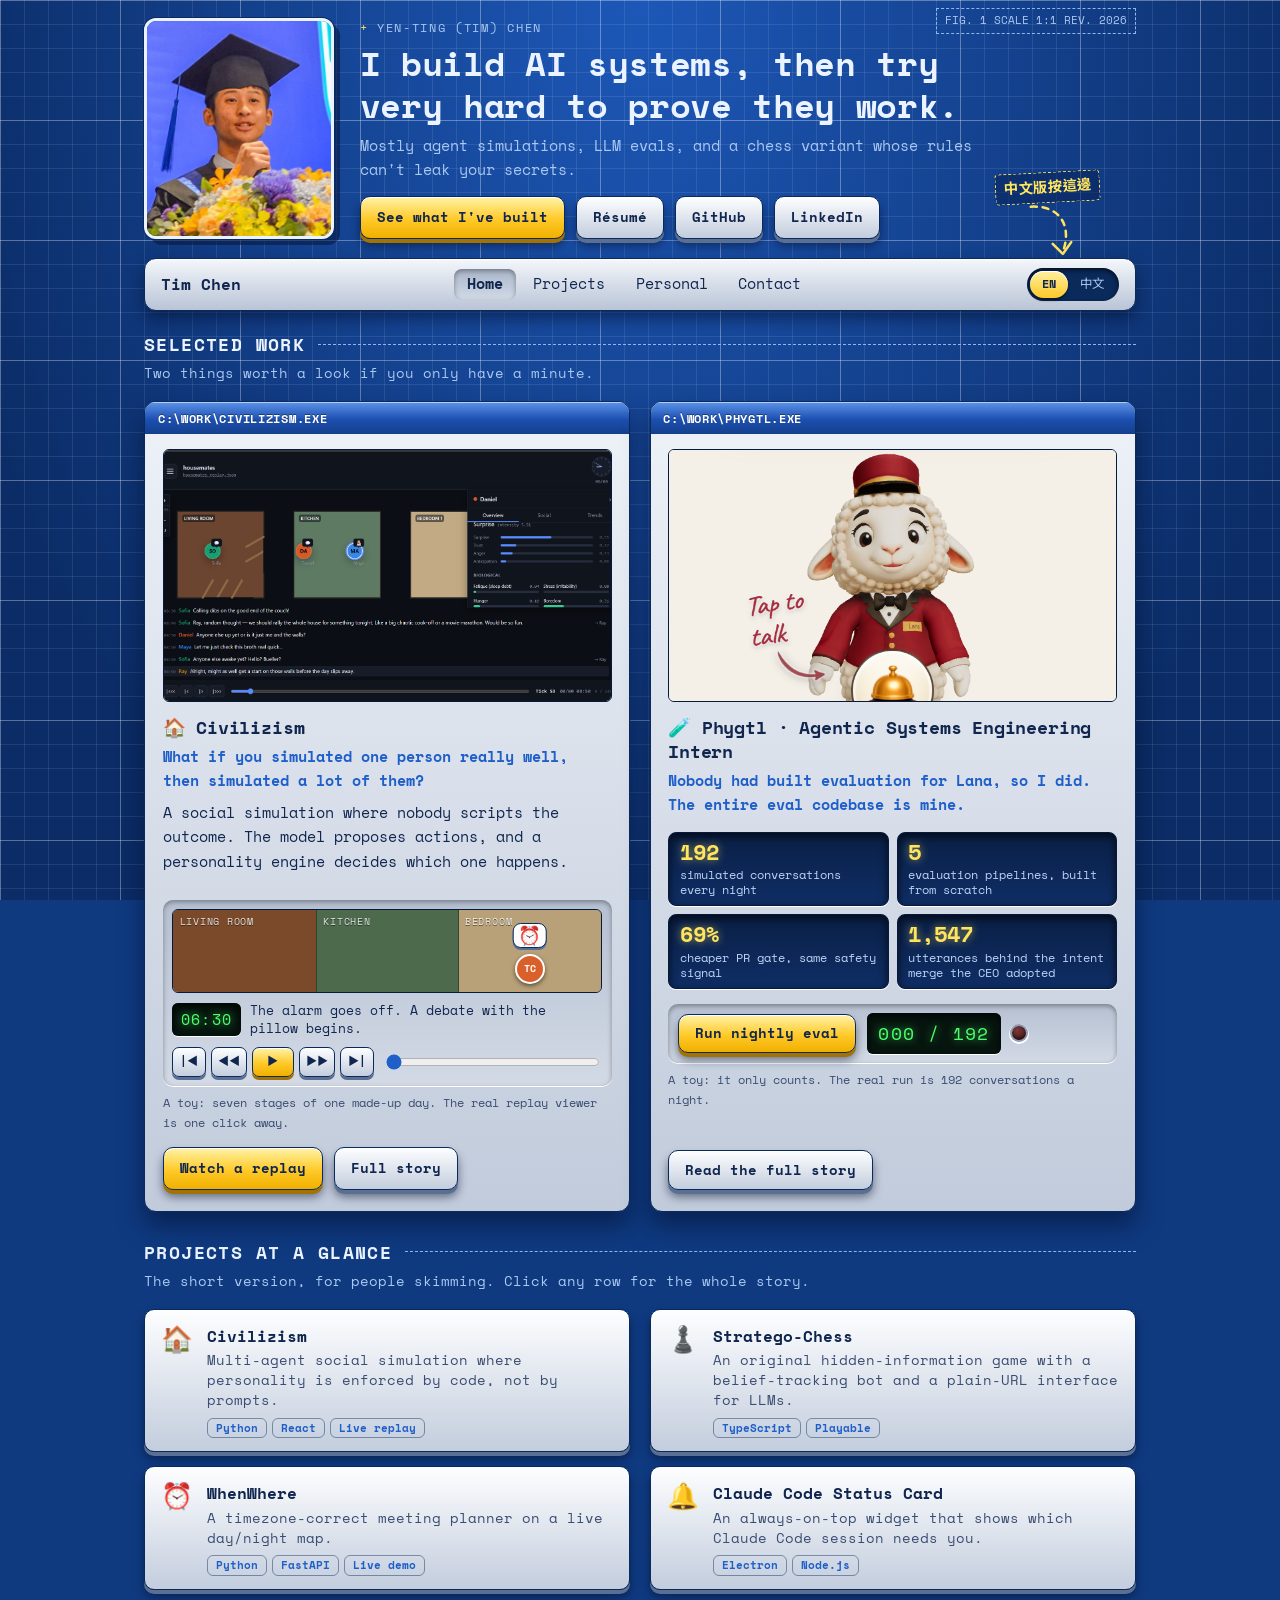
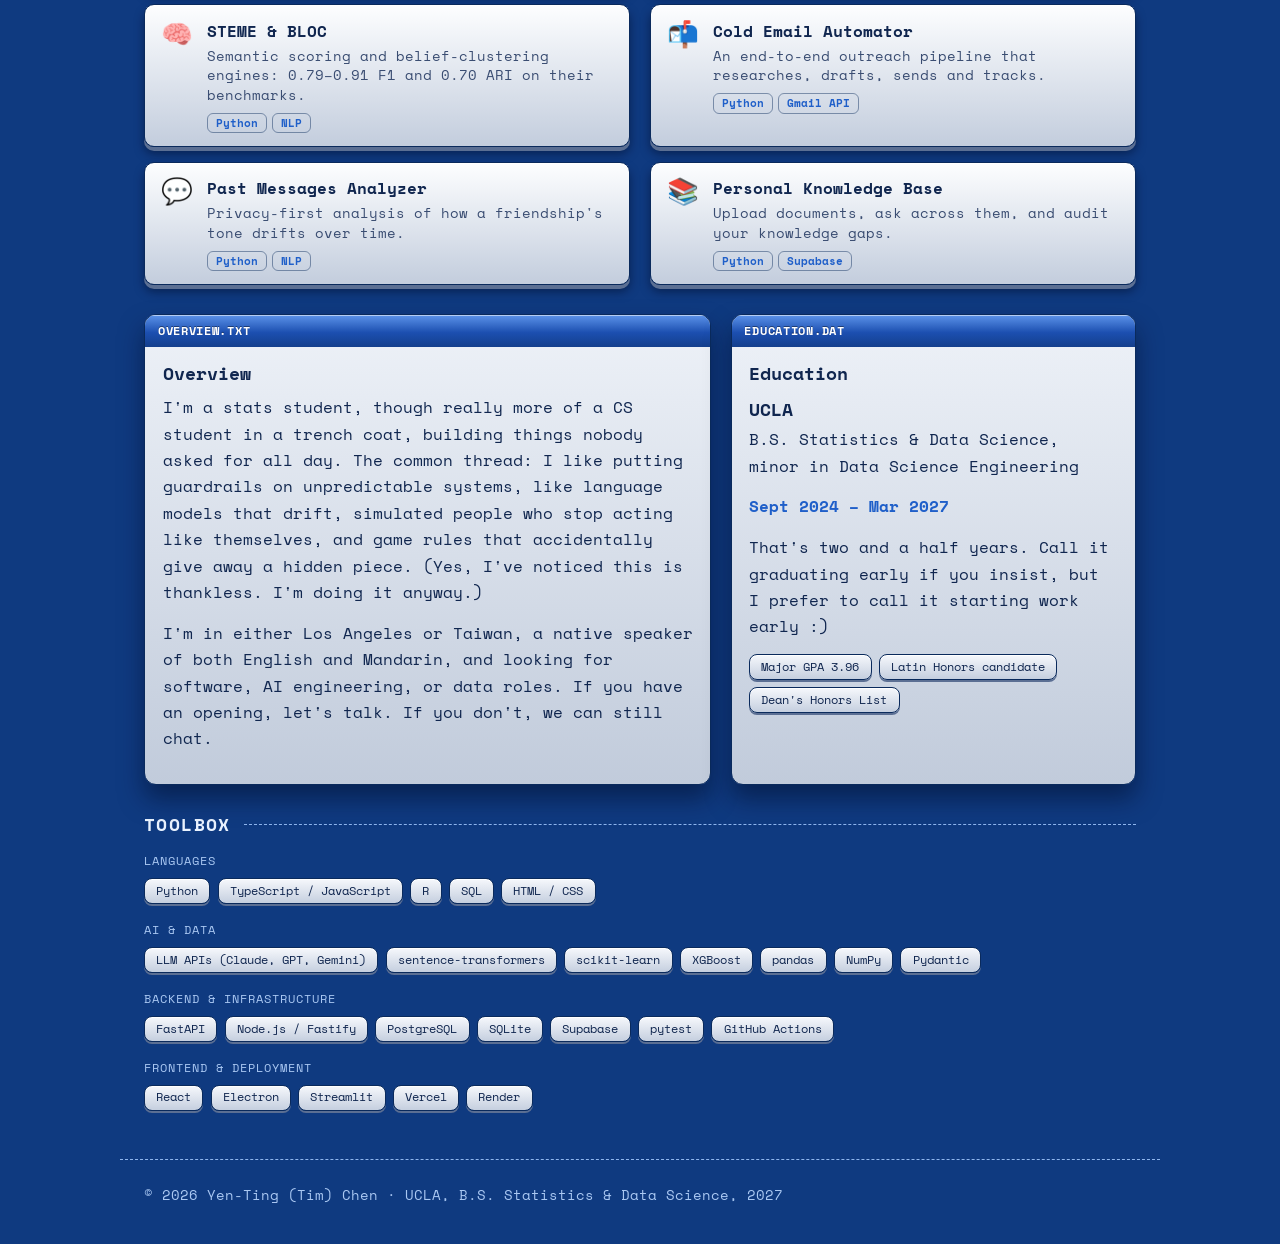
<file: index.html>
<!DOCTYPE html>
<html lang="en" data-lang="en">
<head>
  <meta charset="UTF-8">
  <meta name="viewport" content="width=device-width, initial-scale=1">
  <title>Yen-Ting (Tim) Chen | AI Systems &amp; Evaluation, UCLA Statistics &amp; Data Science</title>
  <meta name="description" content="Yen-Ting (Tim) Chen is a UCLA Statistics &amp; Data Science student (B.S. 2027) who builds multi-agent simulations (Civilizism), LLM evaluation systems and hidden-information games. Project stories, live demos and r&eacute;sum&eacute;s.">
  <link rel="canonical" href="https://tim-chen-yen-ting.github.io/">
  <meta name="msvalidate.01" content="0DEE81CCF1E363AD6EDBDA8877C09C7D">
  <meta property="og:type" content="website">
  <meta property="og:site_name" content="Yen-Ting (Tim) Chen">
  <meta property="og:title" content="Yen-Ting (Tim) Chen | AI Systems &amp; Evaluation, UCLA Statistics &amp; Data Science">
  <meta property="og:description" content="Yen-Ting (Tim) Chen is a UCLA Statistics &amp; Data Science student (B.S. 2027) who builds multi-agent simulations (Civilizism), LLM evaluation systems and hidden-information games. Project stories, live demos and r&eacute;sum&eacute;s.">
  <meta property="og:url" content="https://tim-chen-yen-ting.github.io/">
  <meta property="og:image" content="https://tim-chen-yen-ting.github.io/assets/img/civilizism.png">
  <meta property="og:locale" content="en_US">
  <meta property="og:locale:alternate" content="zh_TW">
  <meta name="twitter:card" content="summary_large_image">
  <script type="application/ld+json">{"@context": "https://schema.org", "@type": "Person", "name": "Yen-Ting Chen", "alternateName": ["Tim Chen", "Yen-Ting (Tim) Chen", "陳彥廷"], "url": "https://tim-chen-yen-ting.github.io/", "image": "https://tim-chen-yen-ting.github.io/assets/img/headshot.jpg", "description": "UCLA Statistics & Data Science student (B.S. 2027) who builds multi-agent simulations, LLM evaluation systems and hidden-information games.", "alumniOf": {"@type": "CollegeOrUniversity", "name": "University of California, Los Angeles"}, "knowsAbout": ["Multi-agent simulation", "LLM evaluation", "Statistics", "Machine learning", "Natural language processing", "Software engineering"], "sameAs": ["https://github.com/Tim-Chen-Yen-Ting", "https://www.linkedin.com/in/tim-chen-yen-ting"]}</script>
  <meta name="color-scheme" content="dark">
  <script>document.documentElement.classList.add("js");</script>
<link rel="preconnect" href="https://fonts.googleapis.com">
  <link rel="preconnect" href="https://fonts.gstatic.com" crossorigin>
  <link rel="stylesheet" href="https://fonts.googleapis.com/css2?family=Space+Mono:ital,wght@0,400;0,700;1,400&family=Noto+Sans+TC:wght@400;700&display=swap">
  <link rel="stylesheet" href="style.css?v=f908fcc1">
</head>
<body data-tab="home">
  <!-- Masthead: only shown on the About (home) tab. The tab bar below it sticks to the top on scroll. -->
  <div class="masthead">
    <div class="hero">
      <img class="headshot" src="assets/img/headshot.jpg" alt="Photo of Tim Chen" width="140" height="140">
      <div>
        <p class="eyebrow"><span lang="en">Yen-Ting (Tim) Chen</span><span lang="zh-Hant">陳彥廷 (Tim)</span></p>
        <h1><span lang="en">I build AI systems, then try very hard to prove they work.</span><span lang="zh-Hant">打造AI系統是本分，證明它們真的有用才是工作。</span></h1>
        <p class="tagline" lang="en">Mostly agent simulations, LLM evals, and a chess variant whose rules can't leak your secrets.</p>
<p class="tagline" lang="zh-Hant">專注於：多代理人模擬、LLM評測……還有一款不會洩漏你軍種的行軍西洋棋。</p>
        <p class="links">
          <a class="button" href="#projects"><span lang="en">See what I've built</span><span lang="zh-Hant">來看我做了什麼</span></a>
          <button type="button" class="button ghost" data-open="d-resume"><span lang="en">Résumé</span><span lang="zh-Hant">履歷</span></button>
          <a class="button ghost" href="https://github.com/Tim-Chen-Yen-Ting"><span lang="en">GitHub</span><span lang="zh-Hant">GitHub</span></a>
          <a class="button ghost" href="https://www.linkedin.com/in/tim-chen-yen-ting"><span lang="en">LinkedIn</span><span lang="zh-Hant">LinkedIn</span></a>
        </p>
      </div>
      <div class="lang-hint" aria-hidden="true">
        <span class="hint-text"><span lang="en">中文版按這邊</span><span lang="zh-Hant">English version here</span></span>
        <svg class="hint-arrow" viewBox="0 0 64 72" width="54" height="62" fill="none" stroke="currentColor" stroke-width="3" stroke-linecap="round" stroke-linejoin="round"><path d="M8 6 C 40 4, 58 26, 46 60" stroke-dasharray="7 7"/><path d="M34 50 L46 62 L56 48"/></svg>
      </div>
    </div>
  </div>

  <div class="tabbar">
    <div class="tabbar-inner">
      <a class="logo" href="#home"><span lang="en">Tim Chen</span><span lang="zh-Hant">陳彥廷 (Tim)</span></a>
      <nav id="tabs" aria-label="Sections">
        <a href="#home"><span lang="en">Home</span><span lang="zh-Hant">首頁</span></a>
        <a href="#projects"><span lang="en">Projects</span><span lang="zh-Hant">專案</span></a>
        <a href="#personal"><span lang="en">Personal</span><span lang="zh-Hant">個人</span></a>
        <a href="#contact"><span lang="en">Contact</span><span lang="zh-Hant">聯絡</span></a>
      </nav>
      <div class="lang-toggle" role="group" aria-label="Language">
        <button type="button" data-set-lang="en">EN</button>
        <button type="button" data-set-lang="zh-Hant">中文</button>
      </div>
    </div>
  </div>

  <main>

    <!-- ===================== 1. ABOUT ===================== -->
    <section class="panel" id="panel-home" aria-label="Home">
      <div class="block selected">
        <h2><span lang="en">Selected work</span><span lang="zh-Hant">精選作品</span></h2>
        <p class="meta" lang="en">Two things worth a look if you only have a minute.</p>
<p class="meta" lang="zh-Hant">時間不多的話，看這兩個就夠了。</p>
        <div class="selected-grid">
          <div class="selected-card clickable" data-open="d-civilizism" data-title="C:\WORK\CIVILIZISM.EXE">
            <img class="thumb-wide" src="assets/img/civilizism.png" alt="Civilizism replay viewer" loading="lazy">
            <h3>🏠 Civilizism</h3>
            <p class="hook" lang="en">What if you simulated one person really well, then simulated a lot of them?</p>
<p class="hook" lang="zh-Hant">如果把一個人模擬得夠像，再把一大群模擬代理人放在一起，會怎麼樣？</p>
            <p lang="en">A social simulation where nobody scripts the outcome. The model proposes actions, and a personality engine decides which one happens.</p>
<p lang="zh-Hant">一個沒有劇本的社會模擬。AI只負責提出想做的事，到底做不做，由人格引擎說了算。</p>
            <div class="player" id="stageplay">
              <div class="rooms" aria-hidden="true">
                <span>LIVING ROOM</span><span>KITCHEN</span><span>BEDROOM</span>
                <div class="agent" id="agent"><i class="bubble" id="bubble">⏰</i><b>TC</b></div>
              </div>
              <div class="readout"><span class="lcd" id="clk">06:30</span><ol class="caps" id="caps" role="status" aria-live="polite"><li data-t="06:30" data-room="2" data-emoji="⏰"><span lang="en">The alarm goes off. A debate with the pillow begins.</span><span lang="zh-Hant">鬧鐘響了，開始跟枕頭談判。</span></li><li data-t="07:15" data-room="1" data-emoji="🍳"><span lang="en">Cooks breakfast for one, burns it for two.</span><span lang="zh-Hant">煮了一人份的早餐，燒焦了兩人份。</span></li><li data-t="09:00" data-room="0" data-emoji="💻"><span lang="en">Does the thing that is technically called work.</span><span lang="zh-Hant">開始做一些名義上叫「工作」的事。</span></li><li data-t="12:30" data-room="1" data-emoji="🍜"><span lang="en">Lunch. The only meeting everyone attends.</span><span lang="zh-Hant">午餐，全公司唯一準時出席的會議。</span></li><li data-t="16:00" data-room="0" data-emoji="💬"><span lang="en">Chats with a housemate. Trust goes up a little.</span><span lang="zh-Hant">跟室友聊了一下，好感度小漲。</span></li><li data-t="20:00" data-room="0" data-emoji="🍿"><span lang="en">Movie marathon. Nobody scripted this.</span><span lang="zh-Hant">電影馬拉松，這段沒人寫過劇本。</span></li><li data-t="23:30" data-room="2" data-emoji="😴"><span lang="en">Sleeps. Fatigue resets, grudges do not.</span><span lang="zh-Hant">睡了。體力回滿，恩怨沒有。</span></li></ol></div>
              <div class="transport" role="group" aria-label="Replay controls">
                <button type="button" class="tbtn" data-t="first" aria-label="First stage">|◀</button>
                <button type="button" class="tbtn" data-t="prev" aria-label="Previous stage">◀◀</button>
                <button type="button" class="tbtn play" data-t="play" id="playbtn" aria-label="Play">▶</button>
                <button type="button" class="tbtn" data-t="next" aria-label="Next stage">▶▶</button>
                <button type="button" class="tbtn" data-t="last" aria-label="Last stage">▶|</button>
                <input type="range" id="scrub" min="0" max="6" step="1" value="0" aria-label="Stage of the day">
              </div>
            </div>
            <p class="note" lang="en">A toy: seven stages of one made-up day. The real replay viewer is one click away.</p>
<p class="note" lang="zh-Hant">純粹是個小玩具：虛構的一天，分成七個階段。真正的回放就在旁邊，點一下就能看。</p>
            <p class="links"><a class="button" href="https://civilizism.vercel.app/viewer"><span lang="en">Watch a replay</span><span lang="zh-Hant">觀看回放</span></a> <button type="button" class="button ghost" data-open="d-civilizism"><span lang="en">Full story</span><span lang="zh-Hant">完整故事</span></button></p>
          </div>
          <div class="selected-card clickable" data-open="d-phygtl" data-title="C:\WORK\PHYGTL.EXE">
            <img class="thumb-wide" src="assets/img/lana_wide.png" alt="Lana, Phygtl's AI concierge" loading="lazy">
            <h3>🧪 <span lang="en">Phygtl · Agentic Systems Engineering Intern</span><span lang="zh-Hant">Phygtl · Agentic Systems Engineering實習生</span></h3>
            <p class="hook" lang="en">Nobody had built evaluation for Lana, so I did. The entire eval codebase is mine.</p>
<p class="hook" lang="zh-Hant">沒人替Lana做過評測，那就我來。整套eval的程式碼，全部是我寫的。</p>
            <div class="stats">
              <div class="stat"><b>192</b><span><span lang="en">simulated conversations every night</span><span lang="zh-Hant">每晚自動跑的模擬對話</span></span></div>
              <div class="stat"><b>5</b><span><span lang="en">evaluation pipelines, built from scratch</span><span lang="zh-Hant">從零自己蓋起來的評測管線</span></span></div>
              <div class="stat"><b>69%</b><span><span lang="en">cheaper PR gate, same safety signal</span><span lang="zh-Hant">PR閘門的成本降幅，安全訊號照舊</span></span></div>
              <div class="stat"><b>1,547</b><span><span lang="en">utterances behind the intent merge the CEO adopted</span><span lang="zh-Hant">句測試語料，說服了CEO採用意圖合併</span></span></div>
            </div>
            <div class="gizmo">
              <button type="button" class="button" id="runbtn"><span lang="en">Run nightly eval</span><span lang="zh-Hant">跑一次夜間評測</span></button>
              <span class="lcd" id="lcd" role="status" aria-live="polite">000 / 192</span>
              <i class="led" id="led" aria-hidden="true"></i>
            </div>
            <p class="note" lang="en">A toy: it only counts. The real run is 192 conversations a night.</p>
<p class="note" lang="zh-Hant">只是個玩具，只會數數而已。真正的評測一晚要跑192場對話。</p>
            <p class="links"><button type="button" class="button ghost" data-open="d-phygtl"><span lang="en">Read the full story</span><span lang="zh-Hant">看完整故事</span></button></p>
          </div>
        </div>
      </div>


      <div class="block">
        <h2><span lang="en">Projects at a glance</span><span lang="zh-Hant">專案一覽</span></h2>
        <p class="meta" lang="en">The short version, for people skimming. Click any row for the whole story.</p>
<p class="meta" lang="zh-Hant">趕時間的話看這裡就好，想知道完整故事再點進去。</p>
        <div class="glance">
        <button class="glance-item" data-open="d-civilizism">
          <span class="glance-emoji" aria-hidden="true">🏠</span>
          <span class="glance-main">
            <span class="glance-title">Civilizism</span>
            <span class="glance-text"><span lang="en">Multi-agent social simulation where personality is enforced by code, not by prompts.</span><span lang="zh-Hant">多代理人社會模擬，角色的個性由程式碼管，不是靠prompt拜託AI。</span></span>
            <span class="glance-badges"><i>Python</i><i>React</i><i><span lang="en">Live replay</span><span lang="zh-Hant">線上回放</span></i></span>
          </span>
        </button>
        <button class="glance-item" data-open="d-stratego">
          <span class="glance-emoji" aria-hidden="true">♟️</span>
          <span class="glance-main">
            <span class="glance-title"><span lang="en">Stratego-Chess</span><span lang="zh-Hant">行軍西洋棋</span></span>
            <span class="glance-text"><span lang="en">An original hidden-information game with a belief-tracking bot and a plain-URL interface for LLMs.</span><span lang="zh-Hant">自己設計的暗棋遊戲，有會推測你棋子身分的機器人，LLM只要有網址就能跟你對戰。</span></span>
            <span class="glance-badges"><i>TypeScript</i><i><span lang="en">Playable</span><span lang="zh-Hant">可試玩</span></i></span>
          </span>
        </button>
        <button class="glance-item" data-open="d-whenwhere">
          <span class="glance-emoji" aria-hidden="true">⏰</span>
          <span class="glance-main">
            <span class="glance-title">WhenWhere</span>
            <span class="glance-text"><span lang="en">A timezone-correct meeting planner on a live day/night map.</span><span lang="zh-Hant">在日夜地圖上排會議，時區絕對不會算錯。</span></span>
            <span class="glance-badges"><i>Python</i><i>FastAPI</i><i><span lang="en">Live demo</span><span lang="zh-Hant">線上展示</span></i></span>
          </span>
        </button>
        <button class="glance-item" data-open="d-statuscard">
          <span class="glance-emoji" aria-hidden="true">🔔</span>
          <span class="glance-main">
            <span class="glance-title">Claude Code Status Card</span>
            <span class="glance-text"><span lang="en">An always-on-top widget that shows which Claude Code session needs you.</span><span lang="zh-Hant">一個永遠浮在最上層的小工具，哪個Claude Code session在等你，一眼就知道。</span></span>
            <span class="glance-badges"><i>Electron</i><i>Node.js</i></span>
          </span>
        </button>
        <button class="glance-item" data-open="d-steme">
          <span class="glance-emoji" aria-hidden="true">🧠</span>
          <span class="glance-main">
            <span class="glance-title">STEME &amp; BLOC</span>
            <span class="glance-text"><span lang="en">Semantic scoring and belief-clustering engines: 0.79–0.91 F1 and 0.70 ARI on their benchmarks.</span><span lang="zh-Hant">語意評分和信念分群引擎，基準測試F1 0.79–0.91、ARI 0.70。</span></span>
            <span class="glance-badges"><i>Python</i><i>NLP</i></span>
          </span>
        </button>
        <button class="glance-item" data-open="d-coldemail">
          <span class="glance-emoji" aria-hidden="true">📬</span>
          <span class="glance-main">
            <span class="glance-title">Cold Email Automator</span>
            <span class="glance-text"><span lang="en">An end-to-end outreach pipeline that researches, drafts, sends and tracks.</span><span lang="zh-Hant">從找人、寫信、寄信到追蹤回覆，全部自動化的開發信流程。</span></span>
            <span class="glance-badges"><i>Python</i><i>Gmail API</i></span>
          </span>
        </button>
        <button class="glance-item" data-open="d-messages">
          <span class="glance-emoji" aria-hidden="true">💬</span>
          <span class="glance-main">
            <span class="glance-title">Past Messages Analyzer</span>
            <span class="glance-text"><span lang="en">Privacy-first analysis of how a friendship's tone drifts over time.</span><span lang="zh-Hant">重視隱私，用來看一段友情的語氣是怎麼慢慢變的。</span></span>
            <span class="glance-badges"><i>Python</i><i>NLP</i></span>
          </span>
        </button>
        <button class="glance-item" data-open="d-pkb">
          <span class="glance-emoji" aria-hidden="true">📚</span>
          <span class="glance-main">
            <span class="glance-title"><span lang="en">Personal Knowledge Base</span><span lang="zh-Hant">個人知識庫</span></span>
            <span class="glance-text"><span lang="en">Upload documents, ask across them, and audit your knowledge gaps.</span><span lang="zh-Hant">把文件丟進去就能跨文件發問，還會告訴你哪些東西你根本沒讀過。</span></span>
            <span class="glance-badges"><i>Python</i><i>Supabase</i></span>
          </span>
        </button>
        </div>
      </div>

      <div class="two-col">
        <div class="block" data-title="OVERVIEW.TXT">
          <h2><span lang="en">Overview</span><span lang="zh-Hant">概覽</span></h2>
          <p lang="en">I'm a stats student, though really more of a CS student in a trench coat, building things nobody asked for all day. The common thread: I like putting guardrails on unpredictable systems, like language models that drift, simulated people who stop acting like themselves, and game rules that accidentally give away a hidden piece. (Yes, I've noticed this is thankless. I'm doing it anyway.)</p>
<p lang="zh-Hant">我是統計系的學生，但其實比較像是個斜槓資工學生，整天在做一些沒人叫我做的東西。這些東西有個共通點：我就是喜歡幫難以預測的系統裝上護欄，像是會越聊越偏的語言模型、演著演著就不像自己的模擬角色，還有不小心把暗棋身分洩漏出去的遊戲規則。（對，我自己也發現這吃力不討好了，但我偏偏要繼續下去。）</p>
          <p lang="en">I'm in either Los Angeles or Taiwan, a native speaker of both English and Mandarin, and looking for software, AI engineering, or data roles. If you have an opening, let's talk. If you don't, we can still chat.</p>
<p lang="zh-Hant">我人不是在洛杉磯就是在台灣，中英雙母語，目前在找軟體、AI工程或資料相關的工作。有相關職缺者歡迎找我聊聊，沒有職缺的話也能找我聊天啦。</p>
        </div>
        <div class="block" data-title="EDUCATION.DAT">
          <h2><span lang="en">Education</span><span lang="zh-Hant">學歷</span></h2>
          <p class="edu-school">UCLA</p>
          <p lang="en">B.S. Statistics &amp; Data Science, minor in Data Science Engineering</p>
<p lang="zh-Hant">統計與資料科學學士，輔修資料科學工程</p>
          <p class="edu-dates"><span lang="en">Sept 2024 – Mar 2027</span><span lang="zh-Hant">2024年9月 – 2027年3月</span></p>
          <p lang="en">That's two and a half years. Call it graduating early if you insist, but I prefer to call it starting work early :)</p>
<p lang="zh-Hant">兩年半。你堅持要說我是提早畢業的話也可以，但我比較喜歡稱自己為提前工作：）</p>
          <p class="chips"><span><span lang="en">Major GPA 3.96</span><span lang="zh-Hant">主修GPA 3.96</span></span><span><span lang="en">Latin Honors candidate</span><span lang="zh-Hant">拉丁榮譽候選</span></span><span><span lang="en">Dean's Honors List</span><span lang="zh-Hant">院長榮譽榜</span></span></p>
        </div>
      </div>

      <div class="block">
        <h2><span lang="en">Toolbox</span><span lang="zh-Hant">工具箱</span></h2>
        <div class="toolbox">
          <p class="tool-label"><span lang="en">Languages</span><span lang="zh-Hant">程式語言</span></p>
          <p class="chips"><span>Python</span><span>TypeScript / JavaScript</span><span>R</span><span>SQL</span><span>HTML / CSS</span></p>
          <p class="tool-label"><span lang="en">AI &amp; data</span><span lang="zh-Hant">AI與資料</span></p>
          <p class="chips"><span><span lang="en">LLM APIs (Claude, GPT, Gemini)</span><span lang="zh-Hant">LLM API（Claude、GPT、Gemini）</span></span><span>sentence-transformers</span><span>scikit-learn</span><span>XGBoost</span><span>pandas</span><span>NumPy</span><span>Pydantic</span></p>
          <p class="tool-label"><span lang="en">Backend &amp; infrastructure</span><span lang="zh-Hant">後端與基礎設施</span></p>
          <p class="chips"><span>FastAPI</span><span>Node.js / Fastify</span><span>PostgreSQL</span><span>SQLite</span><span>Supabase</span><span>pytest</span><span>GitHub Actions</span></p>
          <p class="tool-label"><span lang="en">Frontend &amp; deployment</span><span lang="zh-Hant">前端與部署</span></p>
          <p class="chips"><span>React</span><span>Electron</span><span>Streamlit</span><span>Vercel</span><span>Render</span></p>
        </div>
      </div>
    </section>

    <!-- ===================== 2. PROJECTS ===================== -->
    <section class="panel" id="panel-projects" aria-label="Projects">
      <h2 class="panel-title"><span lang="en">Projects</span><span lang="zh-Hant">專案</span></h2>
      <p class="panel-sub" lang="en">Click anything for the full story: the problem, the fix, and the bugs that made me question my life choices.</p>
<p class="panel-sub" lang="zh-Hant">每張卡片都能點開看完整故事：遇到什麼問題、怎麼解，還有那些讓我開始懷疑人生的bug。</p>

      <div class="gallery">

        <button class="tile" data-open="d-civilizism" data-title="C:\WORK\CIVILIZISM.EXE">
          <span class="thumb "><img src="assets/img/civilizism.png" alt="Civilizism replay viewer" loading="lazy"></span>
          <span class="tile-body">
            <span class="tile-title">🏠 Civilizism</span>
            <span class="tile-q"><span lang="en">What if you simulated one person really well, then simulated a lot of them?</span><span lang="zh-Hant">如果把一個人模擬得夠像，再把一大群模擬代理人放在一起，會怎麼樣？</span></span>
            <span class="tile-a"><span lang="en">A social simulation where nobody scripts the outcome. Beliefs and relationships are just a side effect.</span><span lang="zh-Hant">一個沒有劇本的社會模擬，信念和人際關係都是自己長出來的。</span></span>
            <span class="tile-more"><span lang="en">Open →</span><span lang="zh-Hant">展開 →</span></span>
          </span>
        </button>
        <button class="tile" data-open="d-stratego" data-title="C:\WORK\STRATEGO.EXE">
          <span class="thumb "><img src="assets/img/stratego.png" alt="Stratego-Chess game screenshot" loading="lazy"></span>
          <span class="tile-body">
            <span class="tile-title"><span lang="en">♟️ Stratego-Chess</span><span lang="zh-Hant">♟️ 行軍西洋棋Stratego-Chess</span></span>
            <span class="tile-q"><span lang="en">What if chess no longer has a 100% capture rate?</span><span lang="zh-Hant">如果西洋棋的吃子，不再是「碰到就吃掉」呢？</span></span>
            <span class="tile-a"><span lang="en">The child of Chess and Stratego. Pieces move like chess, but secret ranks decide who wins the fight.</span><span lang="zh-Hant">西洋棋和行軍棋生出來的小孩。棋子的走法跟西洋棋一樣，但誰能吃掉誰，要看藏起來的階級。</span></span>
            <span class="tile-more"><span lang="en">Open →</span><span lang="zh-Hant">展開 →</span></span>
          </span>
        </button>
        <button class="tile" data-open="d-whenwhere" data-title="C:\WORK\WHENWHERE.EXE">
          <span class="thumb "><img src="assets/img/whenwhere.png" alt="WhenWhere world map" loading="lazy"></span>
          <span class="tile-body">
            <span class="tile-title">⏰ WhenWhere</span>
            <span class="tile-q"><span lang="en">What if you need to find some time to meet a friend on the other side of the globe?</span><span lang="zh-Hant">如果你要跟地球另一邊的朋友喬時間，怎麼辦？</span></span>
            <span class="tile-a"><span lang="en">A day/night map that shows when everyone overlaps, and who else could still join.</span><span lang="zh-Hant">在日夜地圖上，直接看出大家什麼時候都有空，還有哪些城市也來得及加入。</span></span>
            <span class="tile-more"><span lang="en">Open →</span><span lang="zh-Hant">展開 →</span></span>
          </span>
        </button>
        <button class="tile" data-open="d-statuscard" data-title="C:\WORK\STATUSCARD.EXE">
          <span class="thumb contain"><img src="assets/img/statuscard.png" alt="Claude Code Status Card" loading="lazy"></span>
          <span class="tile-body">
            <span class="tile-title">🔔 Claude Code Status Card</span>
            <span class="tile-q"><span lang="en">What if you could tell which Claude Code session needs you without alt-tabbing through all of them?</span><span lang="zh-Hant">如果不用一個一個切視窗，就知道是哪個Claude Code session在等你呢？</span></span>
            <span class="tile-a"><span lang="en">A tiny always-on-top card per session: blue is working, red is &quot;come here&quot;, green is done.</span><span lang="zh-Hant">每個session一張浮在最上面的小卡：藍色是在忙、紅色是「快來」、綠色是做完了。</span></span>
            <span class="tile-more"><span lang="en">Open →</span><span lang="zh-Hant">展開 →</span></span>
          </span>
        </button>
        <button class="tile" data-open="d-steme" data-title="C:\WORK\STEME.EXE">
          <span class="thumb contain"><img src="assets/img/steme_bloc.png" alt="STEME and BLOC benchmark results" loading="lazy"></span>
          <span class="tile-body">
            <span class="tile-title">🧠 STEME &amp; BLOC</span>
            <span class="tile-q"><span lang="en">What if you could turn &quot;sincerity&quot; into a number without calling an LLM every time?</span><span lang="zh-Hant">如果不用每次都問LLM，就能把「真誠」變成一個數字呢？</span></span>
            <span class="tile-a"><span lang="en">Two research engines under Civilizism: semantic scoring and incremental belief clustering.</span><span lang="zh-Hant">Civilizism底下的兩個研究引擎：一個負責語意評分，一個負責信念分群。</span></span>
            <span class="tile-more"><span lang="en">Open →</span><span lang="zh-Hant">展開 →</span></span>
          </span>
        </button>
        <button class="tile" data-open="d-coldemail" data-title="C:\WORK\COLDEMAIL.EXE">
          <span class="thumb "><img src="assets/img/coldemail.png" alt="Cold Email Automator pipeline diagram" loading="lazy"></span>
          <span class="tile-body">
            <span class="tile-title">📬 Cold Email Automator</span>
            <span class="tile-q"><span lang="en">What if the job hunt did its own legwork?</span><span lang="zh-Hant">如果求職的跑腿工作，能自己跑完呢？</span></span>
            <span class="tile-a"><span lang="en">Researches who to contact, drafts a note around something specific, sends it, tracks replies.</span><span lang="zh-Hant">自己研究該聯絡誰，針對一個具體的點寫信，寄出去，再追蹤有沒有回。</span></span>
            <span class="tile-more"><span lang="en">Open →</span><span lang="zh-Hant">展開 →</span></span>
          </span>
        </button>
        <button class="tile" data-open="d-messages" data-title="C:\WORK\MESSAGES.EXE">
          <span class="thumb "><img src="assets/img/messages.png" alt="Past Messages Analyzer pipeline diagram" loading="lazy"></span>
          <span class="tile-body">
            <span class="tile-title">💬 Past Messages Analyzer</span>
            <span class="tile-q"><span lang="en">What if you could watch a friendship's tone drift over time?</span><span lang="zh-Hant">如果你看得到，一段友情的語氣是怎麼慢慢變的呢？</span></span>
            <span class="tile-a"><span lang="en">Turns old Messenger and Instagram exports into a database and tracks the drift. Weirdly emotional for stats.</span><span lang="zh-Hant">把舊的Messenger和Instagram訊息匯進資料庫，追蹤語氣的變化。以統計專題來說，感情有點太多了。</span></span>
            <span class="tile-more"><span lang="en">Open →</span><span lang="zh-Hant">展開 →</span></span>
          </span>
        </button>
        <button class="tile" data-open="d-pkb" data-title="C:\WORK\PKB.EXE">
          <span class="thumb "><img src="assets/img/pkb.png" alt="Personal Knowledge Base chat screen" loading="lazy"></span>
          <span class="tile-body">
            <span class="tile-title">📚 Personal Knowledge Base</span>
            <span class="tile-q"><span lang="en">What if your notes could tell you what you're missing?</span><span lang="zh-Hant">如果你的筆記，會告訴你還缺什麼呢？</span></span>
            <span class="tile-a"><span lang="en">Drop in documents, ask questions across them, and get an audit of where the gaps are.</span><span lang="zh-Hant">把文件丟進去，跨文件發問，還會幫你做一份知識缺口檢查。</span></span>
            <span class="tile-more"><span lang="en">Open →</span><span lang="zh-Hant">展開 →</span></span>
          </span>
        </button>
      </div>
    </section>

    <!-- ===================== 3. PERSONAL ===================== -->
    <section class="panel" id="panel-personal" aria-label="Personal">
      <h2 class="panel-title"><span lang="en">The non-work me</span><span lang="zh-Hant">工作以外的我</span></h2>
      <p class="panel-sub" lang="en">Strong opinions, held loosely. Mostly about anime and food.</p>
<p class="panel-sub" lang="zh-Hant">意見很多，但都不堅持。大部分跟動漫和美食有關。</p>

      <article class="block novel" data-title="NOVEL.DOC">
        <h3><span lang="en">📖 The Unobserved</span><span lang="zh-Hant">📖 《未然？已然。》</span></h3>
        <p class="hook" lang="en">What if your power depended on how sharply you understood reality?</p>
<p class="hook" lang="zh-Hant">如果一個人的力量，取決於他看清現實的程度呢？</p>
        <p class="meta" lang="en">An original fantasy novel · Traditional Chinese · in progress</p>
<p class="meta" lang="zh-Hant">原創奇幻小說 · 繁體中文 · 撰寫中</p>
        <p lang="en">In this world, every attack on a living opponent gets turned into a hallucination, so their body stays untouched until you break their mind first. At the center are a boy who sealed away his ability to feel, and a girl who senses every possibility, including the ones she kills by choosing.</p>
<p lang="zh-Hant">這個世界裡，攻擊活人的任何一擊，都會先變成幻覺。所以在你擊潰對方的心智之前，他的身體完全不會受傷。故事的主角，一個是封印了自己感受能力的少年，另一個是能感知到所有可能性的少女，包括那些因為她做了選擇、而被她親手抹掉的可能性。</p>
        <p lang="en">Right now it's a world, a cast, and a storyboard through the first arc, planned to run past 800,000 words. The prose is the part I'm putting off. (The plan is AI help filling in between my beats, with me reviewing, and the repo says so openly.)</p>
<p lang="zh-Hant">目前完成的是世界觀、角色，還有第一篇章的分鏡，預計會寫超過80萬字。正文，是我一直在拖的部分。（打算在我定好的劇情節點之間，讓AI幫忙補寫，我負責審稿，這件事repo裡也寫得清清楚楚。）</p>
        <p class="links"><a class="button ghost" href="https://github.com/Tim-Chen-Yen-Ting/Design-The_Unobserved"><span lang="en">Read the world design</span><span lang="zh-Hant">閱讀世界設定</span></a></p>
      </article>

      <h3 class="subhead"><span lang="en">Favorites</span><span lang="zh-Hant">最愛</span></h3>
      <div class="facts">
        <article class="fact" data-title="FAVORITE.DAT">
          <p class="fact-label">🏐 <span lang="en">Sport</span><span lang="zh-Hant">運動</span></p>
          <p lang="en">Volleyball. I play badly, but who can reject a sport that gives you a valid excuse to roll on the floor? Also, Haikyu is fire.</p>
<p lang="zh-Hant">排球。我打得很爛，但這種可以名正言順在地上滾來滾去的運動，誰拒絕得了？而且《排球少年》真的超神。</p>
        </article>
        <article class="fact" data-title="FAVORITE.DAT">
          <p class="fact-label">🏴‍☠️ <span lang="en">Anime</span><span lang="zh-Hant">動漫</span></p>
          <p lang="en">One Piece. The only anime better than One Piece is One Piece before the time skip. After the time skip... that's hard to say... Oda, I know you can do better.</p>
<p lang="zh-Hant">《海賊王》。比《海賊王》更好看的動漫，只有時間跳躍前的《海賊王》。跳躍之後嘛……這個不好說……尾田老師，我知道你可以的。</p>
        </article>
        <article class="fact" data-title="FAVORITE.DAT">
          <p class="fact-label">📚 <span lang="en">Light novel</span><span lang="zh-Hant">輕小說</span></p>
          <p lang="en">No Game No Life. Yuu Kamiya, where is the new volume? It's been ten years. Also, your books are a bit too smart for me, but that's what a battle of wits is.</p>
<p lang="zh-Hant">《遊戲人生》。榎宮祐老師，新的一集呢？已經十年了欸。不過老師寫的東西對我來說有點太燒腦了，但鬥智本來就是這樣吧。</p>
        </article>
        <article class="fact" data-title="FAVORITE.DAT">
          <p class="fact-label">🎤 <span lang="en">Artist</span><span lang="zh-Hant">歌手</span></p>
          <p lang="en">The globally renowned pick: JJ Lin. The hot take: Ren Ran, no hesitation. I have a 15-hour Spotify playlist of only Ren Ran songs, and I didn't even know Spotify had that many.</p>
<p lang="zh-Hant">大眾的答案是林俊傑；我的私心是任然，沒有之一。我有一份長達15小時、通通都是任然的Spotify歌單，我自己都不知道Spotify上原來有這麼多任然的歌。</p>
        </article>
        <article class="fact" data-title="FAVORITE.DAT">
          <p class="fact-label">🍜 <span lang="en">Food</span><span lang="zh-Hant">食物</span></p>
          <p lang="en">Lu wei (Taiwanese braised street snacks), no hesitation. Stir-fried noodles are a close second. In the US the closest thing is malatang, which is somehow expensive, so my US pick is Chick-fil-A. Thinking about it is making me want some right now.</p>
<p lang="zh-Hant">滷味，沒有之一。炒麵排第二。美國最接近的是麻辣燙，但貴得莫名其妙，所以我在美國都吃Chick-fil-A。講著講著我又餓了。</p>
        </article>
        <article class="fact" data-title="FAVORITE.DAT">
          <p class="fact-label">🐻 <span lang="en">School</span><span lang="zh-Hant">學校</span></p>
          <p lang="en">U! C! L! A! Fight, fight, fight! I'm convinced the eight clap is written in our DNA.</p>
<p lang="zh-Hant">U！C！L！A！Fight, fight, fight！我覺得八拍掌（eight clap）已經寫進我們的DNA了。</p>
        </article>
        <article class="fact" data-title="FAVORITE.DAT">
          <p class="fact-label">💬 <span lang="en">Quote</span><span lang="zh-Hant">名言</span></p>
          <p lang="en">&quot;We do these things not because they are easy, but because we thought they were going to be easy.&quot; John F. Kennedy did not say this. Maciej Cegłowski did.</p>
<p lang="zh-Hant">「我們做這些事，不是因為很簡單，而是因為我們以為會很簡單。」這句話不是甘迺迪說的，是Maciej Cegłowski說的。</p>
        </article>
        <article class="fact" data-title="FAVORITE.DAT">
          <p class="fact-label">😴 <span lang="en">Spare time</span><span lang="zh-Hant">閒暇時間</span></p>
          <p lang="en">Sleep and reading light novels when I'm broke, whiskey tasting when I'm rich. I'm a college student, so you can guess which one wins.</p>
<p lang="zh-Hant">沒錢的時候就睡覺、看輕小說，有錢的時候就去喝威士忌。我是大學生，你猜哪一種比較常發生。</p>
        </article>
      </div>
    </section>

    <!-- ===================== 4. CONTACT ===================== -->
    <section class="panel" id="panel-contact" aria-label="Contact">
      <h2 class="panel-title"><span lang="en">Say hi</span><span lang="zh-Hant">打聲招呼</span></h2>
      <p class="panel-sub" lang="en">Email is the fastest way to reach me. I split my time between the US and Taiwan, so phone reception is a coin flip.</p>
<p class="panel-sub" lang="zh-Hant">寄信是最快聯絡到我的方法。我在美國和台灣兩邊跑，所以手機收不收得到訊號，基本上看運氣。</p>

      <p class="links">
        <a class="button" href="mailto:timchen56789@gmail.com"><span lang="en">Email</span><span lang="zh-Hant">寄信</span></a>
        <a class="button ghost" href="https://www.linkedin.com/in/tim-chen-yen-ting"><span lang="en">LinkedIn</span><span lang="zh-Hant">LinkedIn</span></a>
        <a class="button ghost" href="https://github.com/Tim-Chen-Yen-Ting"><span lang="en">GitHub</span><span lang="zh-Hant">GitHub</span></a>
      </p>

      <h3 class="subhead"><span lang="en">Resumes</span><span lang="zh-Hant">履歷</span></h3>
      <p class="panel-sub" lang="en">Same person, three framings. Pick whichever you like more, help yourself.</p>
<p class="panel-sub" lang="zh-Hant">同一個人，三種包裝。看上哪一版的話……請自便。</p>
      <div class="downloads">
        <a class="download" href="assets/resumes/YenTing_Tim_Chen_Resume_SWE.pdf"><strong><span lang="en">Software engineering</span><span lang="zh-Hant">軟體工程</span></strong><span>PDF</span></a>
        <a class="download" href="assets/resumes/YenTing_Tim_Chen_Resume_FDE.pdf"><strong><span lang="en">Forward-deployed engineering</span><span lang="zh-Hant">Forward-deployed工程</span></strong><span>PDF</span></a>
        <a class="download" href="assets/resumes/YenTing_Tim_Chen_Resume_StatsDS.pdf"><strong><span lang="en">Statistics &amp; data science</span><span lang="zh-Hant">統計與資料科學</span></strong><span>PDF</span></a>
        <a class="download" href="assets/resumes/YenTing_Tim_Chen_CV.pdf"><strong><span lang="en">Full CV</span><span lang="zh-Hant">完整CV</span></strong><span><span lang="en">PDF · everything, all of it</span><span lang="zh-Hant">PDF · 全部，一個不漏</span></span></a>
      </div>

      <div class="two-col">
        <div class="block" data-title="CHEAT_SHEET.TXT">
          <h2><span lang="en">The recruiter cheat sheet</span><span lang="zh-Hant">招募人員速查表</span></h2>
          <dl class="cheat"><div class="cheat-row"><dt><span lang="en">Name</span><span lang="zh-Hant">名字</span></dt><dd><span lang="en">Yen-Ting (Tim) Chen. Tim is also on my passport as an alternative name.</span><span lang="zh-Hant">陳彥廷，不過大家都叫我Tim，護照上也有登記Tim這個別名。</span></dd></div><div class="cheat-row"><dt><span lang="en">Based in</span><span lang="zh-Hant">所在地</span></dt><dd><span lang="en">Los Angeles and Taiwan</span><span lang="zh-Hant">洛杉磯與台灣</span></dd></div><div class="cheat-row"><dt><span lang="en">Languages</span><span lang="zh-Hant">語言</span></dt><dd><span lang="en">English and Mandarin Chinese (Traditional)</span><span lang="zh-Hant">英文與中文（繁體）</span></dd></div><div class="cheat-row"><dt><span lang="en">Graduating</span><span lang="zh-Hant">畢業時間</span></dt><dd><span lang="en">March 2027, UCLA, B.S. Statistics &amp; Data Science</span><span lang="zh-Hant">2027年3月，UCLA統計與資料科學學士</span></dd></div><div class="cheat-row"><dt><span lang="en">Available</span><span lang="zh-Hant">可到職時間</span></dt><dd><span lang="en">From April 2027</span><span lang="zh-Hant">2027年4月起</span></dd></div><div class="cheat-row"><dt><span lang="en">Looking for</span><span lang="zh-Hant">正在尋找</span></dt><dd><span lang="en">Software, AI engineering, or data roles</span><span lang="zh-Hant">軟體、AI工程或資料相關職位</span></dd></div><div class="cheat-row"><dt><span lang="en">Most recent role</span><span lang="zh-Hant">最近的職位</span></dt><dd><span lang="en">Agentic Systems Engineering Intern, Phygtl (summer 2026)</span><span lang="zh-Hant">Phygtl的Agentic Systems Engineering實習生（2026夏季）</span></dd></div></dl>
        </div>
        <div class="block clocks" data-title="WORLD_CLOCK.EXE">
          <h2><span lang="en">Where &amp; when</span><span lang="zh-Hant">在哪、幾點</span></h2>
          <div class="clock-row"><span class="clock-city"><span lang="en">Los Angeles</span><span lang="zh-Hant">洛杉磯</span></span><span class="clock-time" id="clock-la">--:--</span></div>
          <div class="clock-row"><span class="clock-city"><span lang="en">Taipei</span><span lang="zh-Hant">台北</span></span><span class="clock-time" id="clock-tpe">--:--</span></div>
          <p class="note" lang="en">Those are the live local times. Only one of the two does daylight saving, so the gap is 15 or 16 hours depending on the season. If you're scheduling an interview and want an overlap, my WhenWhere project will gladly do the math.</p>
<p class="note" lang="zh-Hant">以上是兩邊現在的當地時間。因為只有一邊有日光節約時間，所以時差會隨季節，在15和16小時之間變。如果你要排面試、想找雙方都方便的時段，我的WhenWhere專案很樂意幫你算。</p>
        </div>
      </div>

      <h3 class="subhead"><span lang="en">Questions you might have</span><span lang="zh-Hant">你可能想問的</span></h3>
      <div class="faqs">
        <details class="faq">
          <summary><span lang="en">Are you authorized to work in the US? Do you need sponsorship?</span><span lang="zh-Hant">你在美國可以工作嗎？需要公司幫你辦簽證嗎？</span></summary>
          <p lang="en">Yes, I'm authorized to work in the US through F-1 OPT and STEM OPT, and I don't need visa sponsorship. Happy to talk through the details in an interview.</p>
<p lang="zh-Hant">可以。我有F-1 OPT和STEM OPT的工作許可，所以不需要公司辦簽證。細節面試的時候很樂意聊。</p>
        </details>
        <details class="faq">
          <summary><span lang="en">Which resume should I read?</span><span lang="zh-Hant">我該看哪一份履歷？</span></summary>
          <p lang="en">Hiring for software? Grab the software one. Forward-deployed or customer-facing engineering? The forward-deployed one. Stats or data science? The last one. Can't decide? The full CV has all of it, and I won't be offended by the length.</p>
<p lang="zh-Hant">要找軟體工程師的話，看軟體那份。要找Forward-deployed，或是需要常跟客戶接觸的工程師，看Forward-deployed那份。要找統計或資料科學的，看最後那份。還是選不出來？完整CV什麼都有，很長，但我不會介意你嫌長。</p>
        </details>
        <details class="faq">
          <summary><span lang="en">Is Tim your real name?</span><span lang="zh-Hant">Tim是你的本名嗎？</span></summary>
          <p lang="en">My legal name is Yen-Ting Chen. I go by Tim, and Tim is also listed on my passport as an alternative name, so both are real and both work. Use whichever you like.</p>
<p lang="zh-Hant">法定名字是陳彥廷，平常都叫Tim。護照上也有登記Tim當別名，所以兩個都是真的，你想叫哪個都可以。</p>
        </details>
        <details class="faq">
          <summary><span lang="en">Can I see the private Civilizism code?</span><span lang="zh-Hant">我可以看Civilizism的私有程式碼嗎？</span></summary>
          <p lang="en">Yes, on request. The public repo has the architecture, devlogs, research engines and sample outputs. The core simulation lives in a private repo, and I'm happy to walk someone through it.</p>
<p lang="zh-Hant">可以，跟我說一聲就好。公開的repo有架構文件、開發日誌、研究引擎和範例輸出，核心的模擬放在私有repo，我很樂意帶你看一遍。</p>
        </details>
        <details class="faq">
          <summary><span lang="en">Why is there so much humor on this site?</span><span lang="zh-Hant">為什麼這個網站這麼愛開玩笑？</span></summary>
          <p lang="en">Because my READMEs, devlogs and commit messages are like this too. You'd have found out eventually, and I'd rather you find out before the interview.</p>
<p lang="zh-Hant">因為我寫的README、開發日誌和commit訊息，本來就是這個調調。你遲早會發現，我寧願你在面試前就知道。</p>
        </details>
        <details class="faq">
          <summary><span lang="en">Good reasons to email me</span><span lang="zh-Hant">寄信給我的好理由</span></summary>
          <p lang="en">You're hiring for software, AI or data roles. You want to see the private Civilizism code. You found a bug in WhenWhere, or you beat my Stratego-Chess bot. You want to settle the One Piece post-timeskip debate. Or you are Yuu Kamiya, and you have news about No Game No Life.</p>
<p lang="zh-Hant">你正在找軟體、AI或資料相關的人。你想看Civilizism的私有程式碼。你在WhenWhere找到bug，或是贏了我的行軍西洋棋機器人。你想為《海賊王》時間跳躍之後到底行不行這件事，跟我吵一架。或者，你就是榎宮祐老師，而且要告訴我《遊戲人生》的消息。</p>
        </details>
      </div>
    </section>

  </main>

  <footer>
    <p>&copy; <span id="year"></span> <span lang="en">Yen-Ting (Tim) Chen</span><span lang="zh-Hant">陳彥廷 (Tim)</span>&nbsp;·&nbsp;<span lang="en">UCLA, B.S. Statistics &amp; Data Science, 2027</span><span lang="zh-Hant">UCLA統計與資料科學學士，2027</span></p>
  </footer>

  <!-- ===================== PROJECT DIALOGS ===================== -->

  <dialog class="modal" id="d-phygtl" data-title="C:\WORK\PHYGTL.EXE" data-slug="phygtl" data-section="experience" aria-labelledby="t-phygtl">
    <form method="dialog"><button class="close" aria-label="Close">×</button></form>
    <img class="modal-img portrait" src="assets/img/lana.png" alt="Lana, Phygtl's AI concierge" loading="lazy">
    <h2 id="t-phygtl">🧪 Phygtl · <span lang="en">Agentic Systems Engineering Intern</span><span lang="zh-Hant">Agentic Systems Engineering實習生</span></h2>
    <p class="hook" lang="en">How do we know whether Lana is doing what she's supposed to do?</p>
<p class="hook" lang="zh-Hant">我們要怎麼知道，Lana有沒有好好做她該做的事？</p>
    <h3><span class="num">1</span><span lang="en">The problem</span><span lang="zh-Hant">問題</span></h3>
<p lang="en">Lana is Phygtl's AI concierge: a sheep in a bellhop uniform who helps people find something nearby or share something with their neighbors. When I got there, &quot;is Lana better or worse after this change?&quot; was answered mostly by hope, and quality meant someone chatting with her by hand. (Totally normal for a young product. Also a great way to bury landmines for your future self.) Nobody had built evaluation for her, so the whole eval codebase is mine.</p>
<p lang="zh-Hant">Lana是Phygtl的AI管家，一隻穿著飯店服務生制服的小羊，可以幫人找附近的東西，或是跟鄰居分享東西。我剛到的時候，「這次改完，Lana是變好還是變差？」的答案基本上靠感覺，所謂的品質檢查，就是有人自己去跟她聊聊看。（對剛起步的產品來說很正常，也是給未來埋地雷的方式。）沒有人幫她做過評測，所以整個eval的程式碼庫，都是我一個人寫的。</p>
    <h3><span class="num">2</span><span lang="en">My solution</span><span lang="zh-Hant">我的解法</span></h3>
<p lang="en">My first task was going from manual QA to a simulation environment. I used AI to build six simulated users with deliberately different personas, and they hold <strong>192 conversations</strong> with Lana <em>every night</em> (6 personas × 32 seeds across 7 buckets, each seed testing one specific behavior), like a performance review she can't skip. Then <strong>five evaluation pipelines</strong> read those conversations: core conversational evaluation, claim extraction and personal-data checks, a matcher and unlock flow, conversational policy and safety, and automated triage of whatever the others flagged.</p>
<p lang="zh-Hant">我的第一個任務，是把手動測試改成模擬環境。我用AI做了六個個性各不相同的模擬使用者，<em>每天晚上</em>都會跟Lana聊<strong>192場</strong>（6種個性 × 32組隨機種子，分散在7個類別，每個種子只測一種特定行為），就像一場她逃不掉的年度考核（除了每晚發生一次之外）。然後再由<strong>五條評測管線</strong>去看這些對話：核心對話評測、資訊擷取與個資檢查、配對與解鎖流程、對話政策與安全，還有一條專門把前面標出來的問題自動分流。</p>
<p lang="en">On top of that came regression checks and CI/CD that answer the real question: are we making Lana better or worse? A pull-request gate blocks the push on any regression above 5% on an axis, or any new hard failure. The gate doesn't accept &quot;probably fine&quot;, only &quot;confirmed fine&quot;... or at least &quot;confirmed fine, as far as the tests can tell&quot;.</p>
<p lang="zh-Hant">再往上，我加了回歸檢查和CI/CD，來回答真正重要的問題：我們到底是讓Lana變好了，還是變差了？只要任何一個指標退步超過5%，或是出現新的嚴重失敗，pull request的閘門就會擋住這個push。這樣才能確保閘門不接受「應該沒事」，只讓「確定沒事」通過……或至少是「目前表現上確定沒事」。</p>
    <h3><span class="num">3</span><span lang="en">Challenges &amp; fun stories</span><span lang="zh-Hant">挑戰與趣事</span></h3>
<p lang="en">Before any of it was fit to ship, I let the simulation run one full pass, then went through the results stored in the dev database by hand, labeling every verdict as a true positive, true negative, false positive or false negative, and tuned my tests and eval content (the simulated users and the checks) accordingly. Not fun, but it's what makes everything after it worth trusting. Later, a measured audit found my own simulated user breaking character in 13 of 102 conversations (12.7%). Once that was fixed, a failure finally meant Lana had a problem, not my simulator.</p>
<p lang="zh-Hant">在這套東西真的能上線之前，我先讓模擬完整跑一輪，然後自己一筆一筆去看開發資料庫裡的結果，把每個判定標成真陽性、真陰性、偽陽性或偽陰性，再根據結果調整我的測試和評測內容（包括模擬使用者和各項檢查）。這件事一點都不好玩，但這能讓後面所有東西值得被信任，就是靠這一步。後來一次量化審查還發現，我自己做的模擬使用者，在102場對話裡有13場（12.7%）演著演著就出戲了。修好之後才知道以後測試失敗的時候，是Lana真的有問題，而不是我的模擬器出包。</p>
<p lang="en">The core idea is to split every check by <em>how it can fail</em>. If the right answer is known by construction (a banned word, a planted piece of personal data), plain code checks it, because a flaky check poisons a deploy gate. Only the truly subjective questions, like &quot;warm, but not sycophantic?&quot;, go to an LLM judge. And every check ships with a test that feeds it a deliberate violation, because a green run means nothing if the check can't fail. (Yes, I wrote tests for my tests. No, I don't feel bad about it.)</p>
<p lang="zh-Hant">核心的想法是，每一項檢查都先問：它會怎麼失敗？如果正確答案在設計上就已經知道（比如禁用詞、刻意埋進去的個資），就直接用程式碼檢查，因為不穩定的檢查會把部署閘門搞爛。只有真正主觀的問題，像是「溫暖，但不會諂媚嗎？」，才交給LLM評審。而且每一項檢查，我都另外寫一個故意違規的測試去餵它，因為如果檢查根本不可能失敗，那全部通過也沒有任何意義。（對，我幫我的測試寫了測試，而且我一點都不覺得不好意思。）</p>
<p lang="en">I kept the judge model off the product's own model family, so it never grades its own kind. (Turns out nepotism works on AI models too.) And the triage tool collapsed a 729-row human-review queue by re-deriving evidence from stored transcripts instead of asking a second LLM, then measured itself against 51 human-labeled rows rather than just asserting it was right.</p>
<p lang="zh-Hant">我也刻意讓評審模型，和產品本身用的不是同一個模型家族，這樣它才不會幫自己人打高分。（我也是做了才知道，裙帶關係在AI模型上也適用。）至於分流工具，它把729筆等著人工審核的案子收掉，靠的是從儲存的對話紀錄重新找證據，而不是再去問另一個LLM。它還拿51筆人工標好的資料來檢驗自己，而不是光說「我是對的」。</p>
<p lang="en">The PR gate originally ran 6 personas × 18 seeds = 108 cases on every pull request. I cut it to 3 × 11 = 33, a 69% reduction, based on measured evidence. One seed from the most expensive bucket stayed because it was the only place hallucination ever fired, and I picked personas for contrast, not for failure count, since a gate that overfits to known bugs can't find the unknown ones. Nothing was deleted, only deferred to the nightly 192, instead of making every engineer wait an hour and a half on a PR for each push.</p>
<p lang="zh-Hant">PR閘門原本每次pull request都跑6個個性 × 18個種子 = 108個案例。我根據量測出來的證據，把它砍到3 × 11 = 33個，少了69%。最貴的那個類別反而留了一個種子下來，因為只有它觸發過幻覺；個性則是挑差異最大的，而不是挑失敗最多的，因為只針對已知bug設計的閘門找不到未知的bug。完整內容倒是沒有被刪掉，只是挪到每晚的192場裡去跑，而不是讓工程師每次push都要等一個半小時的PR。</p>
<p lang="en">The part I'm proudest of: I argued that a pile of overlapping intents in the product should be merged. I wrote the proposal down in a dated document before testing it, then checked it on a 1,547-utterance set I built for the purpose, which broke a 39.9% baseline pass rate into three distinct root causes. The CEO approved it and the AI lead adopted it. Turns out &quot;I have a test set&quot; is a very persuasive sentence.</p>
<p lang="zh-Hant">最讓我驕傲的是這件事：我認為產品裡那一堆互相重疊的意圖（intent）應該合併。我先把提案寫進一份有日期的文件，再拿我自己專門做的1,547句測試集去驗證，把39.9%的基準通過率拆成三個不同的根本原因。CEO核准了，AI負責人也採用了。結果證明，「我有測試集」是一句非常有說服力的話。</p>
    <h3><span class="num">4</span><span lang="en">Tech stack &amp; what I learned</span><span lang="zh-Hant">技術堆疊與我學到的</span></h3>
<p class="chips"><span>Python</span><span>pytest</span><span>GitHub Actions</span><span>LLM-as-judge</span><span>Simulated users</span><span>Protocol-typed ports</span></p>
<p lang="en">This is where my vibe coding went from projects to commercial level: code that ran every night, gated real deploys, and that other engineers depended on. That raised the bar for everything: checks that can fail, a judge calibrated against something outside itself, tests for the tests.</p>
<p lang="zh-Hant">在這裡，我的vibe coding從個人專案，升級到了商用等級：程式每天晚上都在跑、替真正的部署把關，而且有別的工程師要靠它。我對所有東西的標準也跟著被拉高：會失敗的檢查、用自己以外的東西校準過的評審、替測試寫的測試。</p>
<p lang="en">It also meant inheriting a codebase with no conventions, so I had to write them for myself and whoever comes next: an agent-facing conventions doc and a README for every harness. (Is this what it feels like to be a founding father writing the constitution for your own country? I was an intern.) My role was evaluation only, so when I found real product defects, I wrote each one up for the engineer who owned it. At least I only had to find the bugs, not debug them.</p>
<p lang="zh-Hant">這也代表我接手的是一個沒有任何規範的程式碼庫。所以我得給自己和以後接手的人從頭訂規範，於是我寫了給agent看的規範文件，每個測試框架也都有自己的README（這就是當開國元勛給自己家立國法的感覺嗎？雖然我實際上只是個實習生）。不過我的職責只有評測，所以發現真正的產品缺陷時，我還是得一個一個寫成報告交給負責的工程師，但至少我只需要找bug，不需要debug。</p>
    <p class="permalink"><a href="experience/phygtl/"><span lang="en">Open as its own page ↗</span><span lang="zh-Hant">以獨立頁面開啟 ↗</span></a></p>
  </dialog>

  <dialog class="modal" id="d-civilizism" data-title="C:\WORK\CIVILIZISM.EXE" data-slug="civilizism" data-section="projects" aria-labelledby="t-civilizism">
    <form method="dialog"><button class="close" aria-label="Close">×</button></form>
    <img class="modal-img" src="assets/img/civilizism.png" alt="Civilizism replay viewer" loading="lazy">
    <h2 id="t-civilizism">🏠 Civilizism</h2>
    <p class="hook" lang="en">What if you simulated one person really well, then simulated a lot of them?</p>
<p class="hook" lang="zh-Hant">如果把一個人模擬得夠像，再把一大群模擬代理人放在一起，會怎麼樣？</p>
    <h3><span class="num">1</span><span lang="en">The problem</span><span lang="zh-Hant">問題</span></h3>
<p lang="en">Most social simulations hardcode the outcome: the rules say how groups behave, and, surprise, they behave that way. I wanted the opposite. Build one believable individual, then see whether groups, beliefs and norms show up on their own.</p>
<p lang="zh-Hant">大多數社會模擬都先把規則鎖死，然後……非常神奇地，群眾真的照著規則行動了。所以我想反過來：先打造一個可信的個體，再複製出一大堆，讓他們自己互動，看看群體、信念和規範會不會自己長出來。</p>
    <h3><span class="num">2</span><span lang="en">My solution</span><span lang="zh-Hant">我的解法</span></h3>
<p lang="en">Agents that perceive, remember, reflect and plan, with memory as the hub of everything. Whatever beliefs and relationships form are a side effect and the surprise my product gives me in return. The model only <em>proposes</em> actions; a deterministic utility engine called SHAPE scores each one against 43 personality coefficients (Schwartz values plus HEXACO traits) and decides which actually happens. Character is enforced by code, not by prompting. AI is a powerful wild horse, but it's only a good ride if you put a mathematical rein on it.</p>
<p lang="zh-Hant">這些代理人會感知、記憶、反思、規劃，而記憶是整個系統的核心。至於會長出什麼信念和關係，完全是副產品，也是這個產品順便送我的驚喜。模型只負責<em>提議</em>要做什麼；真正決定哪件事會發生的，是一個叫SHAPE的確定性效用引擎，它會根據43個人格係數（Schwartz價值觀加HEXACO人格特質），替每個提議打分數。角色的個性是靠程式碼硬性規定的，不是靠prompt去拜託。AI再強，不受控也是白搭。</p>
    <img class="modal-diagram" src="assets/img/Civilizism_Info_Flow.png" alt="Civilizism information flow diagram" loading="lazy">
    <h3><span class="num">3</span><span lang="en">Challenges &amp; fun stories</span><span lang="zh-Hant">挑戰與趣事</span></h3>
<p lang="en">LLM personalities drift based on vibes. In my earliest experiments, the four simulated housemates spent all day either snacking or on their way to snack, looping between the kitchen and the living room, and once tried to blend smoothies from ingredients that didn't exist. (Facts aside... that lifestyle is honestly tempting.) Then they started hiding their sadness behind cheerful small talk, and I had to ask whether that was a bug or a personality trait. Humans do it constantly, so I refused to hardcode a fix and put the control in code instead.</p>
<p lang="zh-Hant">LLM的人格很容易憑感覺越飄越遠。我最早的實驗中那四個模擬室友整天不是在吃零食，就是在去吃零食的路上，一直在廚房和客廳之間鬼打牆，有一次還想用根本不存在的食材打果昔。（撇開事實不談……這生活確實讓人很心動。）後來他們開始用輕鬆的閒聊，掩飾自己的難過，我只好想：這到底是bug，還是個性？人本來就會這樣，所以我不想硬寫一條規則去修掉它，而是把控制放進程式碼裡。</p>
<p lang="en">The validation story is the nerdy one: I'm checking the whole thing against Milgram, Asch, Robbers Cave and the Stanford Prison Experiment, with predictions written down before any run so I can't cheat. The Stanford case is built so that a <em>null</em> result agrees with the modern reading of that study. The harness is done; the scored runs are still pending...waiting on the day I feel like letting my laptop run through an entire night and hopefully not burning down while I sleep through it.</p>
<p lang="zh-Hant">驗證的部分是最宅的：我拿整個系統去對照Milgram、Asch、Robbers Cave和史丹佛監獄實驗，而且預測都是在跑之前就先寫好的，所以我沒辦法作弊。史丹佛那組我設計成，就算結果是<em>什麼都沒發生</em>，也符合現在學界對那個實驗的看法。測試框架已經做完了，正式計分的跑次還在等……等哪天我願意讓筆電整晚開著跑，而且祈禱它不要在我睡著的時候燒起來。</p>
    <h3><span class="num">4</span><span lang="en">Tech stack &amp; what I learned</span><span lang="zh-Hant">技術堆疊與我學到的</span></h3>
<p class="chips"><span>Python</span><span>NumPy</span><span>sentence-transformers</span><span>LiteLLM + Instructor</span><span>Pydantic</span><span>React</span></p>
<p lang="en">Pydantic saved my life when parsing LLM output with regex was a living hell. This was also my first real step into vibe coding. And modelling humans, drawing on psychology and biology and turning it all into functions and memories, was a living hell of its own kind.</p>
<p lang="zh-Hant">用regex解析LLM的輸出簡直是地獄，是Pydantic救了我。這也是我第一次真正踏進vibe coding。而要模擬人類——從心理學、生物學下手，再全部變成函式和記憶——本身又是另一種地獄。</p>
    <h3><span class="num">5</span><span lang="en">Demo &amp; code</span><span lang="zh-Hant">Demo與原始碼</span></h3>
    <p class="links"><a class="button" href="https://civilizism.vercel.app/viewer"><span lang="en">Watch a replay</span><span lang="zh-Hant">觀看回放</span></a> <a class="button ghost" href="https://github.com/Tim-Chen-Yen-Ting/Civilizism"><span lang="en">Public repo</span><span lang="zh-Hant">公開repo</span></a> <a class="button ghost" href="https://github.com/Tim-Chen-Yen-Ting/STEME"><span lang="en">STEME</span><span lang="zh-Hant">STEME</span></a> <a class="button ghost" href="https://github.com/Tim-Chen-Yen-Ting/BLOC"><span lang="en">BLOC</span><span lang="zh-Hant">BLOC</span></a></p>
    <p class="note" lang="en">Want to see the core simulation code? DM me, I'm happy to talk shop.</p>
<p class="note" lang="zh-Hant">想看核心的模擬程式碼的話請私訊，我很樂意跟你交流。</p>
    <p class="permalink"><a href="projects/civilizism/"><span lang="en">Open as its own page ↗</span><span lang="zh-Hant">以獨立頁面開啟 ↗</span></a></p>
  </dialog>

  <dialog class="modal" id="d-stratego" data-title="C:\WORK\STRATEGO_CHESS.EXE" data-slug="stratego-chess" data-section="projects" aria-labelledby="t-stratego">
    <form method="dialog"><button class="close" aria-label="Close">×</button></form>
    <img class="modal-img" src="assets/img/stratego.png" alt="Stratego-Chess game screenshot" loading="lazy">
    <h2 id="t-stratego"><span lang="en">♟️ Stratego-Chess</span><span lang="zh-Hant">♟️ 行軍西洋棋Stratego-Chess</span></h2>
    <p class="hook" lang="en">What if chess no longer has a 100% capture rate?</p>
<p class="hook" lang="zh-Hant">如果西洋棋的吃子，不再是「碰到就吃掉」呢？</p>
    <h3><span class="num">1</span><span lang="en">The problem</span><span lang="zh-Hant">問題</span></h3>
<p lang="en">Chess is perfect information: everything is on the board. Stratego is all hidden information, but its pieces just shuffle forward one square at a time. What happens if you put the secrets onto chess movement?</p>
<p lang="zh-Hant">西洋棋是完全資訊，所有東西都攤在棋盤上。行軍棋整個都是隱藏資訊，但棋子只會一格一格慢慢往前挪。如果把那些祕密，搬到西洋棋的走法上，會變成什麼樣子？</p>
    <h3><span class="num">2</span><span lang="en">My solution</span><span lang="zh-Hant">我的解法</span></h3>
<p lang="en">Welcome to the crossbreed of Chess and Stratego. Please don't call it a mutt; it's selective breeding :) Every piece moves like a chess piece (public), but also carries a hidden rank (secret) that decides what it beats. You can see how an enemy piece moves, never what it can capture. It is not chess: there's no checkmate, the king is just a piece, and passing is always legal. If you came to castle your way to safety, suit yourself.</p>
<p lang="zh-Hant">歡迎來到西洋棋和行軍棋雜交的結果。別搞錯，請稱呼此為品種改良：）在這裡，每顆棋子的走法都跟西洋棋一樣（公開），但身上也藏著一個階級（祕密），決定它能吃掉誰。你看得到對方的棋子怎麼走，但永遠不知道它吃得了什麼。這不是西洋棋：沒有將死、國王只是普通的一顆棋子、而且隨時可以跳過這一回合。如果你是想靠王車易位保平安的，請自便。</p>
<p lang="en">No friends, like me? No worries. There's a bot to play against, and the game is friendly to the AI chatbot on your phone: swap <code>/g/</code> with <code>/llm/</code> in the URL and the chatbot can play with you by fetching plain links.</p>
<p lang="zh-Hant">和我一樣沒朋友嗎？沒關係，有機器人可以陪你下。而且這個遊戲對你手機上的AI聊天機器人很友善：把網址裡的<code>/g/</code>改成<code>/llm/</code>，聊天機器人只要抓取一般連結就可以陪你下棋了。</p>
    <h3><span class="num">3</span><span lang="en">Challenges &amp; fun stories</span><span lang="zh-Hant">挑戰與趣事</span></h3>
<p lang="en">The fun problem is that information leaks from places you'd never expect. If the game announced &quot;equal rank&quot; and &quot;bomb&quot; differently, the announcement itself would reveal a hidden piece, so both read as the same mutual destruction. Engineers and the flag are both immune to bombs, because an immunity only one piece had would point right at it. If your setup timer runs out, the server deals you a random legal army, since a predictable default is a leaked army.</p>
<p lang="zh-Hant">有趣的地方在於，資訊會從各個意想不到的地方洩漏出去。如果遊戲對「同階」和「炸彈」的提示不一樣，光是那個提示就會洩漏暗棋身分，所以兩種情況，都顯示成一模一樣的同歸於盡。工兵和軍旗都不怕炸彈，因為如果只有一種棋子免疫，就等於直接指給對方看。如果你佈陣的計時器跑完了，伺服器會幫你隨機排一支合法的軍隊，因為「可以預測的預設值」，就等於洩漏的軍隊。</p>
<p lang="en">The bot is a particle filter that keeps a running probability for what each of your pieces might be, and it plays a little randomly on purpose: a deterministic bot leaks its own ranks over enough games just by which move it reliably picks. (Though I may be the only person who will ever play that many bot games.)</p>
<p lang="zh-Hant">這個機器人是一個粒子濾波器，會持續更新你每顆棋子可能是什麼的機率，而且我故意讓它下得有點隨機：一個完全固定的機器人，只要下的局數夠多，光是它每次都選哪一步，就會把自己的階級洩漏出去，雖然應該只有我會玩那麼多場人機局。</p>
    <h3><span class="num">4</span><span lang="en">Tech stack &amp; what I learned</span><span lang="zh-Hant">技術堆疊與我學到的</span></h3>
<p class="chips"><span>TypeScript</span><span>Fastify 5</span><span>Socket.IO</span><span>React 19</span><span>Vite</span><span>Zustand</span><span>Vitest</span></p>
<p lang="en">My first step into TypeScript, and my first time seeing client/server lessons up close. As a non-CS student I learned those lessons the hard way, and thank god Claude Code exists. The biggest takeaway was to make a leak <em>structurally impossible</em>: hidden ranks leave the server through exactly one function, so there's no display filter to forget about.</p>
<p lang="zh-Hant">這是我第一次碰TypeScript，也是第一次近距離接觸前後端的問題。身為非資工系的學生，這些東西我都是吃足苦頭才學會的，感謝老天有Claude Code。最大的收穫是：要讓洩漏在<em>結構上就不可能發生</em>。暗棋的階級，只會從一個函式離開伺服器，所以不會有哪個顯示過濾器是被我忘記加的。</p>
    <h3><span class="num">5</span><span lang="en">Demo &amp; code</span><span lang="zh-Hant">Demo與原始碼</span></h3>
    <p class="links"><a class="button" href="https://stratego-chess.onrender.com/"><span lang="en">Play it</span><span lang="zh-Hant">開始玩</span></a> <a class="button ghost" href="https://github.com/Tim-Chen-Yen-Ting/stratego-chess"><span lang="en">Code</span><span lang="zh-Hant">原始碼</span></a></p>
    <p class="note" lang="en">It's on free hosting, so the first load after a quiet spell can take up to a minute. Go stretch.</p>
<p class="note" lang="zh-Hant">它放在免費主機上，閒置一陣子之後，第一次載入可能要等一分鐘左右。先去伸個懶腰吧。</p>
    <p class="permalink"><a href="projects/stratego-chess/"><span lang="en">Open as its own page ↗</span><span lang="zh-Hant">以獨立頁面開啟 ↗</span></a></p>
  </dialog>

  <dialog class="modal" id="d-whenwhere" data-title="C:\WORK\WHENWHERE.EXE" data-slug="whenwhere" data-section="projects" aria-labelledby="t-whenwhere">
    <form method="dialog"><button class="close" aria-label="Close">×</button></form>
    <img class="modal-img" src="assets/img/whenwhere.png" alt="WhenWhere world map" loading="lazy">
    <h2 id="t-whenwhere">⏰ WhenWhere</h2>
    <p class="hook" lang="en">What if you need to find some time to meet a friend on the other side of the globe?</p>
<p class="hook" lang="zh-Hant">如果你要跟地球另一邊的朋友喬時間，怎麼辦？</p>
    <h3><span class="num">1</span><span lang="en">The problem</span><span lang="zh-Hant">問題</span></h3>
<p lang="en">As an international student from Taiwan, doing LA-to-Taipei math in my head is daily life. It's a worse problem than it sounds: only one of the two places does daylight saving, so the offset changes twice a year, and one flight can take you from +16 to -16. And I'm lazy.</p>
<p lang="zh-Hant">身為一個從台灣來的國際學生，在腦中算洛杉磯和台北的時差是我的日常生活。但兩邊只有一邊有日光節約時間，所以時差一年會變兩次，而且搭一次飛機就要從+16變成-16，這件事比聽起來更麻煩。而且別忘了我很懶：）</p>
    <h3><span class="num">2</span><span lang="en">My solution</span><span lang="zh-Hant">我的解法</span></h3>
<p lang="en">Add cities to a day/night map, say when each person is free, and it shows when everyone overlaps. Every other city on the map turns green or red depending on whether it could still join. There's also a simple point-in-time converter. Daylight saving and half-hour timezones are handled properly, so you can trust this more than the old fashioned clock on your wall...as long as you can find your city on the map.</p>
<p lang="zh-Hant">在日夜地圖上加入城市，說出每個人什麼時候有空，它就會告訴你大家的空檔在哪裡重疊。地圖上其他城市，則會依照「還來不來得及加入」變成綠色或紅色。另外也有單純的時間點換算。日光節約時間和半小時的時區，它也能處理，所以比起牆上那個老派的時鐘，你更可以相信它…如果你找得到自己的城市在哪的話</p>
    <h3><span class="num">3</span><span lang="en">Challenges &amp; fun stories</span><span lang="zh-Hant">挑戰與趣事</span></h3>
<p lang="en">For cities far enough apart, the real overlap can land on <em>adjacent calendar days</em>, so we can call each other tomorrow, but your tomorrow may not be my tomorrow. &quot;Same local window&quot; has to be treated as a recurring daily pattern, not the date you typed. And the map itself fought me: Russia, Fiji and Antarctica drew spurious bands across the whole world because their polygons cross the antimeridian and the map library doesn't wrap. I had to split the rings.</p>
<p lang="zh-Hant">如果兩個城市離得夠遠，真正重疊的時段，可能會落在<em>相鄰的兩天</em>而不是同一個日曆日，所以我們可以明天打電話，但你的明天可能不是我的明天。地圖本身也跟我作對：俄羅斯、斐濟和南極洲的多邊形會跨過國際換日線，但地圖函式庫不會自動接起來，結果整個世界被畫上一堆莫名其妙的條紋。我只好把那些多邊形的邊界切開。</p>
<p lang="en">A dataset I found online saved me once, but some cities always slip through, so if yours isn't on the map, custom cities are another puzzle. Their timezone is inferred from the nearest known city, longitude first, since timezones are basically longitude bands, with a distance cutoff so a far-away neighbor's political quirks (looking at you, Adelaide) don't come along.</p>
<p lang="zh-Hant">雖然網路上的資料庫已經救過我一次了，但總有漏網之魚的城市嘛，所以如果你找不到你的所在地……自訂城市又成了另一個難題。它的時區，是從最近的已知城市推出來的，先看經度，因為時區基本上就是一條一條的經度帶，再加上距離上限，免得被遠方鄰居的政治怪癖影響（說的就是你，阿德雷德）。</p>
    <h3><span class="num">4</span><span lang="en">Tech stack &amp; what I learned</span><span lang="zh-Hant">技術堆疊與我學到的</span></h3>
<p class="chips"><span>Python</span><span>FastAPI</span><span>pytz</span><span>Leaflet</span><span>Intl API</span><span>pytest</span><span>Render</span></p>
<p lang="en">Civilizism taught me how to build my own framework. WhenWhere taught me when <em>not</em> to, because that has another name: reinventing the wheel. Thank god pytz exists, and there are already datasets online. The timezone math also runs in the browser, mirroring a tested backend, so most interactions need no round trip.</p>
<p lang="zh-Hant">Civilizism教我怎麼自己蓋框架，WhenWhere教我什麼時候<em>不要</em>自己蓋，因為那有另一個名字：閉門造車。感謝老天有pytz，網路上也早就有現成的資料集。時區的計算也會在瀏覽器裡跑，對照一個測試過的後端，所以大部分操作都不用跟伺服器來回。</p>
    <h3><span class="num">5</span><span lang="en">Demo &amp; code</span><span lang="zh-Hant">Demo與原始碼</span></h3>
    <p class="links"><a class="button" href="https://whenwhere-65it.onrender.com/"><span lang="en">Try it</span><span lang="zh-Hant">試用</span></a> <a class="button ghost" href="https://github.com/Tim-Chen-Yen-Ting/WhenWhere"><span lang="en">Code</span><span lang="zh-Hant">原始碼</span></a></p>
    <p class="note" lang="en">Be kind to a broke student: it's a free Render account, you know how it is. Give it a moment to warm up.</p>
<p class="note" lang="zh-Hant">請體諒窮學生，免費Render帳戶……懂的都懂。給它一點暖機時間吧。</p>
    <p class="permalink"><a href="projects/whenwhere/"><span lang="en">Open as its own page ↗</span><span lang="zh-Hant">以獨立頁面開啟 ↗</span></a></p>
  </dialog>

  <dialog class="modal" id="d-statuscard" data-title="C:\WORK\CLAUDE_CODE_STATUS_CARD.EXE" data-slug="claude-code-status-card" data-section="projects" aria-labelledby="t-statuscard">
    <form method="dialog"><button class="close" aria-label="Close">×</button></form>
    <img class="modal-img" src="assets/img/statuscard.png" alt="Claude Code Status Card" loading="lazy">
    <h2 id="t-statuscard">🔔 Claude Code Status Card</h2>
    <p class="hook" lang="en">What if you could tell which Claude Code session needs you without alt-tabbing through all of them?</p>
<p class="hook" lang="zh-Hant">如果不用一個一個切視窗，就知道是哪個Claude Code session在等你呢？</p>
    <h3><span class="num">1</span><span lang="en">The problem</span><span lang="zh-Hant">問題</span></h3>
<p lang="en">As a professional vibe coder, multitasking is table stakes. But with several Claude Code sessions open, who knows which one has finished and which is quietly stuck waiting for me to hit approve.</p>
<p lang="zh-Hant">身為一個專業的vibe coder，一心多用是基本操作。但……同時開好幾個Claude Code session的時候，誰知道哪一個session已經做完了，哪一個其實還安靜地卡在那裡等我按approve。</p>
    <h3><span class="num">2</span><span lang="en">My solution</span><span lang="zh-Hant">我的解法</span></h3>
<p lang="en">One always-on-top card per session. Blue is working, red means &quot;come here&quot;, green is done. Click a card to jump to that repo's VS Code window, and a sound plays when something changes. Each repo gets its own animal and each session its own color, which is unnecessary and I stand by it. It's fed by global Claude Code hooks, so it doesn't care which editor you use.</p>
<p lang="zh-Hant">每個session一張永遠浮在最上層的小卡。藍色是在忙，紅色是「快過來」，綠色是做完了。點一下卡片，就會跳到那個repo的VS Code視窗，狀態一改變還會有音效。每個repo有自己的動物，每個session有自己的顏色，這完全沒有必要，但我就是要這樣。它是靠全域的Claude Code hooks驅動的，所以你用哪個編輯器都沒差。</p>
    <h3><span class="num">3</span><span lang="en">Challenges &amp; fun stories</span><span lang="zh-Hant">挑戰與趣事</span></h3>
<p lang="en">Favorite bug: log rotation briefly left an empty file, the widget read that as &quot;start over&quot;, and dead sessions came back to life. I was, technically, the necromancer. The fix was an atomic rename.</p>
<p lang="zh-Hant">我最喜歡的bug：日誌輪替的時候，短暫留下了一個空檔案，小工具把它當成「從頭開始」，結果死掉的session全部復活了。嚴格來說，我是那個死靈法師。修法是用原子性的改名。</p>
<p lang="en">Another: sessions started from different subfolders counted as different repos, so one real project showed up as nine entries with nine icons. Now it walks up to the project root. And on Windows, Claude Code's hook layer eats backslashes in paths, which took an embarrassing amount of time to figure out.</p>
<p lang="zh-Hant">另一個bug：從不同子資料夾啟動的session，會被當成不同的repo，所以一個專案就變成九筆紀錄、九個圖示。現在它會一路往上找到專案的根目錄。還有在Windows上，Claude Code的hook層會把路徑裡的反斜線吃掉，這個我花了一段很丟臉的時間才搞懂。</p>
<p class="note" lang="en">Known issue: the red &quot;needs approval&quot; state is inferred from the tool events the hooks report. Back when every action needed a manual click, that warning was genuinely useful. Now that Auto mode is the default, it's mostly a visual that says Claude is working hard for you.</p>
<p class="note" lang="zh-Hant">已知問題：紅色的「需要核准」狀態，是從hooks傳來的工具事件推測出來的。以前每個動作都要手動按核准的時候，這個提醒很有用；現在Claude Code預設是Auto模式，它更像是一個視覺提示，告訴你Claude正在拼命幫你工作。</p>
    <h3><span class="num">4</span><span lang="en">Tech stack &amp; what I learned</span><span lang="zh-Hant">技術堆疊與我學到的</span></h3>
<p class="chips"><span>Electron</span><span>Node.js</span><span>Claude Code hooks</span><span>PowerShell</span></p>
<p lang="en">SaaS cannot be done in one day. I learned how hooks work and how to tell repos apart by reading hooks alone. And grinding out improvements took weeks, as a real user of my own tool. Day one I realized I couldn't recall which session was named what. Day two the icons were inconsistent across sessions. Day three I noticed I was still keeping an eye on my monitor, just not alt-tabbing anymore, so I added sound effects on top of the state changes.</p>
<p lang="zh-Hant">SaaS不可能一天做完。我學會了hooks是怎麼運作的，也學會只靠hooks的資料就能分辨不同的repo。而且身為這個工具的第一個真實使用者，要慢慢打磨它，前後花了好幾個星期。第一天，我發現自己記不起哪個session叫什麼名字。第二天，我發現各個session的圖示不一致。第三天，我發現雖然我不再切視窗了，眼睛還是一直盯著螢幕，所以在狀態變化之外，我又加了音效。</p>
    <h3><span class="num">5</span><span lang="en">Code</span><span lang="zh-Hant">原始碼</span></h3>
    <p class="links"><a class="button ghost" href="https://github.com/Tim-Chen-Yen-Ting/claude-code-status-card"><span lang="en">Code</span><span lang="zh-Hant">原始碼</span></a></p>
    <p class="permalink"><a href="projects/claude-code-status-card/"><span lang="en">Open as its own page ↗</span><span lang="zh-Hant">以獨立頁面開啟 ↗</span></a></p>
  </dialog>

  <dialog class="modal" id="d-steme" data-title="C:\WORK\STEME_BLOC.EXE" data-slug="steme-bloc" data-section="projects" aria-labelledby="t-steme">
    <form method="dialog"><button class="close" aria-label="Close">×</button></form>
    <img class="modal-img" src="assets/img/steme_bloc.png" alt="STEME and BLOC benchmark results" loading="lazy">
    <h2 id="t-steme">🧠 STEME &amp; BLOC</h2>
    <p class="hook" lang="en">What if you could turn &quot;sincerity&quot; into a number without calling an LLM every time?</p>
<p class="hook" lang="zh-Hant">如果不用每次都問LLM，就能把「真誠」變成一個數字呢？</p>
    <h3><span class="num">1</span><span lang="en">The problem</span><span lang="zh-Hant">問題</span></h3>
<p lang="en">Civilizism constantly has to translate between words and numbers: how sincere is this person, do these two memories express the same belief, are these two beliefs fighting each other? Doing that with an LLM call every time would be slow, expensive and inconsistent.</p>
<p lang="zh-Hant">Civilizism需要一直在文字和數字之間轉換：這個人有多真誠？這兩段記憶是同一個信念嗎？這兩個信念會不會互相衝突？如果每次都呼叫一次LLM，會又慢、又貴、又不穩定。</p>
    <h3><span class="num">2</span><span lang="en">My solution</span><span lang="zh-Hant">我的解法</span></h3>
<p lang="en"><strong>STEME</strong> (Semantic Transformation &amp; Evaluation Mapping Engine) is the translation layer. It combines calibrated embedding similarity, zero-shot entailment classification, and an emotion classifier, and it can anchor abstract concepts like <em>sincerity</em> using definitions plus polar behavioral examples. <strong>BLOC</strong> (Belief &amp; Label-Oriented Clustering) groups memories into beliefs that drift as new experiences arrive, and flags opposing beliefs as internal conflict.</p>
<p lang="zh-Hant"><strong>STEME</strong>（語意轉換與評估對應引擎）就是那一層翻譯。它結合了校準過的嵌入相似度、零樣本蘊含分類，還有情緒分類器，也可以用「定義加上兩個極端的行為範例」，替<em>真誠</em>這種抽象的概念定錨。<strong>BLOC</strong>（信念與標籤導向分群）則會把記憶歸成信念，這些信念會隨著新的經驗慢慢漂移，彼此對立的信念會被標成內在衝突。</p>
    <h3><span class="num">3</span><span lang="en">Challenges &amp; fun stories</span><span lang="zh-Hant">挑戰與趣事</span></h3>
<p lang="en">Raw cosine similarity is a trap: embedding scores crowd into a narrow band, so I had to recalibrate them to get any separation. And clustering by cosine similarity makes centroids crowd together as meaning drifts, so BLOC uses entailment to decide cluster membership instead.</p>
<p lang="zh-Hant">原始的餘弦相似度是個陷阱：嵌入分數都擠在很窄的範圍裡，我得重新校準才分得開。而且用餘弦相似度分群的話，隨著語意慢慢漂移，各群的中心會越靠越近，所以BLOC改用蘊含關係，來決定誰屬於哪一群。</p>
    <h3><span class="num">4</span><span lang="en">Tech stack &amp; what I learned</span><span lang="zh-Hant">技術堆疊與我學到的</span></h3>
<p class="chips"><span>Python</span><span>sentence-transformers</span><span>NLI models</span><span>scikit-learn</span></p>
<p lang="en">I thought STEME (essentially 1-NN) was a universal tool, until the emotion projection pushed everything toward the center, and I realized I needed a different classification method. The chart shows real benchmark output: STEME scores 0.79–0.91 F1 across four embedding models on a synthetic tagging set, and BLOC gets 0.70 ARI on drifting data versus 0.57 for global k-means.</p>
<p lang="zh-Hant">我本來以為STEME（本質上就是1-NN）是萬用工具，直到情緒投影把所有東西都往中間推，我才發現要換一種分類方法。圖上是真實的基準測試結果：在一組合成的標註資料上，STEME在四種嵌入模型下的F1是0.79–0.91；在會漂移的資料上，BLOC的ARI是0.70，全域k-means則是0.57。</p>
    <h3><span class="num">5</span><span lang="en">Code</span><span lang="zh-Hant">原始碼</span></h3>
    <p class="links"><a class="button ghost" href="https://github.com/Tim-Chen-Yen-Ting/STEME"><span lang="en">STEME</span><span lang="zh-Hant">STEME</span></a> <a class="button ghost" href="https://github.com/Tim-Chen-Yen-Ting/BLOC"><span lang="en">BLOC</span><span lang="zh-Hant">BLOC</span></a></p>
    <p class="permalink"><a href="projects/steme-bloc/"><span lang="en">Open as its own page ↗</span><span lang="zh-Hant">以獨立頁面開啟 ↗</span></a></p>
  </dialog>

  <dialog class="modal" id="d-coldemail" data-title="C:\WORK\COLD_EMAIL_AUTOMATOR.EXE" data-slug="cold-email-automator" data-section="projects" aria-labelledby="t-coldemail">
    <form method="dialog"><button class="close" aria-label="Close">×</button></form>
    <img class="modal-img" src="assets/img/coldemail.png" alt="Cold Email Automator pipeline diagram" loading="lazy">
    <h2 id="t-coldemail">📬 Cold Email Automator</h2>
    <p class="hook" lang="en">What if the job hunt did its own legwork?</p>
<p class="hook" lang="zh-Hant">如果求職的跑腿工作，能自己跑完呢？</p>
    <h3><span class="num">1</span><span lang="en">The problem</span><span lang="zh-Hant">問題</span></h3>
<p lang="en">Can't find a job? Try cold emailing. I'm told it works, if you don't count the middle: figuring out who to contact, finding a working address, and writing something that isn't obviously a template.</p>
<p lang="zh-Hant">當你實在找不到工作時，不如試試看陌生開發信吧。聽說那是有用的，如果不算過程的話……要想該聯絡誰、找到能用的信箱，還要寫得不像一眼就看得出來是模板。</p>
    <h3><span class="num">2</span><span lang="en">My solution</span><span lang="zh-Hant">我的解法</span></h3>
<p lang="en">A pipeline I use on my own job search. Claude researches targets with web search, an email verifier checks the addresses, a draft is written around one specific hook (a recent launch, a piece of news), and the email goes out through Gmail while a Google Sheets dashboard tracks status, bounces and replies. Yes, I automated the job hunt; someone still has to read the replies.</p>
<p lang="zh-Hant">這是我自己求職時在用的流程。Claude用網路搜尋去研究目標，信箱驗證器檢查地址有沒有效，然後圍繞一個具體的切入點（最近的新產品、一則新聞）寫信，再透過Gmail寄出，同時用Google Sheets儀表板追蹤狀態、退信和回覆。對，我把求職自動化了；不過回信，還是得有人來讀。</p>
    <h3><span class="num">3</span><span lang="en">Challenges &amp; fun stories</span><span lang="zh-Hant">挑戰與趣事</span></h3>
<p lang="en">Keeping it from finding the same few companies forever and carpet-bombing the same person, so each run is told to skip the 100 most recent. Then there's cost: roughly a few cents per sent email depending on the provider. I also made the LLM layer provider-agnostic, so Claude, GPT-4o and Gemini are interchangeable from a config file. Keep an eye on API rates, which lately move about as much as the stock market.</p>
<p lang="zh-Hant">要避免它永遠只找到同樣的幾間公司，然後一個勁地朝著同一個人信件轟炸，所以每次執行時都需要讓LLM知道要跳過最近的100間。但別忘了成本的問題：依供應商不同，每封寄出去的信大約幾美分。我也把LLM那一層做成不綁特定供應商，所以Claude、GPT-4o和Gemini，改一下設定檔就可以互換。一起盯著最新的API rate吧，最近API rate跟股市差不多上上下下的。</p>
    <h3><span class="num">4</span><span lang="en">Tech stack &amp; what I learned</span><span lang="zh-Hant">技術堆疊與我學到的</span></h3>
<p class="chips"><span>Python</span><span>Pydantic</span><span>SQLite</span><span>Gmail API</span><span>Google Sheets API</span><span>Claude / GPT-4o / Gemini</span></p>
<p lang="en">I learned OAuth the hard way: Gmail's credentials are not bypassable when you mass-send from scripts, no matter how clever you feel. Also, my wallet is crying from the API cost.</p>
<p lang="zh-Hant">我是吃了苦頭才學會OAuth：用腳本大量寄信的時候，Gmail的憑證機制是繞不過去的，不管你覺得自己有多聰明。還有，我的錢包正在為了API費用哭泣。</p>
    <h3><span class="num">5</span><span lang="en">Code</span><span lang="zh-Hant">原始碼</span></h3>
    <p class="links"><a class="button ghost" href="https://github.com/Tim-Chen-Yen-Ting/Cold-Email-Automator"><span lang="en">Code</span><span lang="zh-Hant">原始碼</span></a></p>
    <p class="note" lang="en">Feature-complete and tested. I'm deliberately holding off deploying it until the timing of my job search makes sense.</p>
<p class="note" lang="zh-Hant">功能都做完了，也測過了。我故意先不部署，等求職的時機對了再說。</p>
    <p class="permalink"><a href="projects/cold-email-automator/"><span lang="en">Open as its own page ↗</span><span lang="zh-Hant">以獨立頁面開啟 ↗</span></a></p>
  </dialog>

  <dialog class="modal" id="d-messages" data-title="C:\WORK\PAST_MESSAGES_ANALYZER.EXE" data-slug="past-messages-analyzer" data-section="projects" aria-labelledby="t-messages">
    <form method="dialog"><button class="close" aria-label="Close">×</button></form>
    <img class="modal-img" src="assets/img/messages.png" alt="Past Messages Analyzer pipeline diagram" loading="lazy">
    <h2 id="t-messages">💬 Past Messages Analyzer</h2>
    <p class="hook" lang="en">What if you could watch a friendship's tone drift over time?</p>
<p class="hook" lang="zh-Hant">如果你看得到，一段友情的語氣是怎麼慢慢變的呢？</p>
    <h3><span class="num">1</span><span lang="en">The problem</span><span lang="zh-Hant">問題</span></h3>
<p lang="en">Years of messages with the same people, and no real sense of how those relationships changed. Weirdly emotional for a stats project.</p>
<p lang="zh-Hant">跟同一群人傳了好幾年的訊息，卻完全不知道這些關係是怎麼變的。以統計專題來說，感情有點太多了。</p>
    <h3><span class="num">2</span><span lang="en">My solution</span><span lang="zh-Hant">我的解法</span></h3>
<p lang="en">A pipeline that ingests Facebook Messenger and Instagram exports into a normalized SQLite database, then layers analysis on top: response latency, sentiment, and rolling drift in vocabulary and tone, with changepoint detection to flag when a relationship's style actually shifts. It reuses BLOC's incremental clustering to track relationship drift in embedding space.</p>
<p lang="zh-Hant">一條資料管線，把Facebook Messenger和Instagram匯出的資料，整理進一個SQLite資料庫，再往上做分析：回覆延遲、情緒，還有用詞和語氣隨時間的漂移，並用變點偵測，標出一段關係的風格什麼時候真的變了。它沿用了BLOC的增量分群，在嵌入空間裡追蹤關係的漂移。</p>
    <h3><span class="num">3</span><span lang="en">Challenges &amp; fun stories</span><span lang="zh-Hant">挑戰與趣事</span></h3>
<p lang="en">The real design question was privacy. They're my friends' messages, so the AI narration layer only sees summary statistics by default. A close-reading mode exists for statistically flagged anomalies, but it's opt-in and off by default, a deliberate trade of interpretability for privacy.</p>
<p lang="zh-Hant">真正的設計問題是隱私。這些是我朋友的訊息，所以AI的敘述層預設只看得到統計摘要。對於統計上被標出來的異常，另有一個精讀模式，但需要自己手動打開、預設是關閉的，這是我刻意用可解釋性去換隱私。</p>
    <h3><span class="num">4</span><span lang="en">Tech stack &amp; what I learned</span><span lang="zh-Hant">技術堆疊與我學到的</span></h3>
<p class="chips"><span>Python</span><span>SQLite</span><span>pandas</span><span>VADER</span><span>SnowNLP</span><span>PELT changepoints</span><span>Jupyter</span></p>
<p lang="en">Unsurprisingly, you need two sentiment tools when your friends text in two languages. Also, welcome to the world of psychology: my stats skills get challenged by sentiment, at least according to the psych textbooks.</p>
<p lang="zh-Hant">毫不意外，朋友用兩種語言傳訊息，你就需要兩套情緒分析工具。另外，歡迎來到心理學的世界：至少照心理學教科書說的，我的統計能力正在被情緒挑戰。</p>
    <h3><span class="num">5</span><span lang="en">Code</span><span lang="zh-Hant">原始碼</span></h3>
    <p class="links"><a class="button ghost" href="https://github.com/Tim-Chen-Yen-Ting/Past-Messages-Analysis"><span lang="en">Code</span><span lang="zh-Hant">原始碼</span></a></p>
    <p class="permalink"><a href="projects/past-messages-analyzer/"><span lang="en">Open as its own page ↗</span><span lang="zh-Hant">以獨立頁面開啟 ↗</span></a></p>
  </dialog>

  <dialog class="modal" id="d-pkb" data-title="C:\WORK\PERSONAL_KNOWLEDGE_BASE.EXE" data-slug="personal-knowledge-base" data-section="projects" aria-labelledby="t-pkb">
    <form method="dialog"><button class="close" aria-label="Close">×</button></form>
    <img class="modal-img" src="assets/img/pkb.png" alt="Personal Knowledge Base chat screen" loading="lazy">
    <h2 id="t-pkb">📚 Personal Knowledge Base</h2>
    <p class="hook" lang="en">What if your notes could tell you what you're missing?</p>
<p class="hook" lang="zh-Hant">如果你的筆記，會告訴你還缺什麼呢？</p>
    <h3><span class="num">1</span><span lang="en">The problem</span><span lang="zh-Hant">問題</span></h3>
<p lang="en">What if you have a pile of documents, no way to ask questions across them, and no idea what you haven't covered yet? Welcome to Personal Knowledge Base, built for a non-technical user.</p>
<p lang="zh-Hant">當你有一大堆文件，卻沒辦法跨文件提問，也不知道自己還有哪些東西沒涵蓋到的話，怎麼辦？歡迎來到Personal Knowledge Base，這是專門為非技術背景的使用者做的。</p>
    <h3><span class="num">2</span><span lang="en">My solution</span><span lang="zh-Hant">我的解法</span></h3>
<p lang="en">Drop in a PDF, Word doc or text file. An LLM turns it into a tagged wiki entry, you can ask questions against the whole knowledge base (or just some topics) with sources cited, and a per-topic &quot;knowledge audit&quot; lists your strengths, gaps and what to read next. Nothing humbles you like a list of what you haven't read. Yes, the front end is ugly. It works.</p>
<p lang="zh-Hant">把PDF、Word或文字檔丟進去，LLM會把它變成一篇有標籤的wiki條目；你可以對整個知識庫（或只針對幾個主題）提問，答案還會附上出處；每個主題的「知識審計」會列出你的強項、缺口，還有接下來該讀什麼。沒有什麼比一份「你還沒讀的東西」清單，更能讓人謙虛。對，前端很醜。但它能用。</p>
    <h3><span class="num">3</span><span lang="en">Challenges &amp; fun stories</span><span lang="zh-Hant">挑戰與趣事</span></h3>
<p lang="en">Left alone, LLM tagging invents near-duplicates (&quot;ml&quot;, &quot;machine-learning&quot;, &quot;machine learning&quot;) until the tags are useless, so each ingest shows the model the existing tags and tells it to reuse them. I also chose to answer questions by loading the relevant entries into the prompt instead of building a vector search. At this scale it's simpler, cheaper and easier to debug, and the sources are exactly what the model saw.</p>
<p lang="zh-Hant">放著不管的話，LLM打標籤會自己發明一堆長得差不多的標籤（「ml」、「machine-learning」、「machine learning」），最後標籤就全都沒用了，所以每次匯入，都會先讓模型看過現有的標籤，並要求它重複使用。我也選擇直接把相關條目放進prompt來回答問題，而不是去做向量搜尋。在這個規模下，這樣更簡單、更便宜、更容易除錯，而且出處就剛好是模型實際看到的內容。</p>
    <h3><span class="num">4</span><span lang="en">Tech stack &amp; what I learned</span><span lang="zh-Hant">技術堆疊與我學到的</span></h3>
<p class="chips"><span>Python</span><span>Vercel serverless</span><span>Supabase</span><span>Gemini API</span><span>pdfplumber</span><span>Chart.js</span></p>
<p lang="en">I know RAG, and this is when I learned when <em>not</em> to use RAG. Also, great minds think alike :) When I finished building the knowledge base, I realized I had built my own Gemini Notebook. Well done, past me.</p>
<p lang="zh-Hant">我懂RAG，而這次是我學到什麼時候<em>不該</em>用RAG。還有，英雄所見略同 :) 做完這個知識庫之後，我才發現，我做出了一個我自己的Gemini Notebook。幹得好，過去的我。</p>
    <h3><span class="num">5</span><span lang="en">Code</span><span lang="zh-Hant">原始碼</span></h3>
    <p class="links"><a class="button ghost" href="https://github.com/Tim-Chen-Yen-Ting/Personal-Knowledge-DB-Manager"><span lang="en">Code</span><span lang="zh-Hant">原始碼</span></a></p>
    <p class="permalink"><a href="projects/personal-knowledge-base/"><span lang="en">Open as its own page ↗</span><span lang="zh-Hant">以獨立頁面開啟 ↗</span></a></p>
  </dialog>

  <dialog class="modal" id="d-resume" data-title="RESUME_PICKER.EXE" aria-labelledby="t-resume">
    <form method="dialog"><button class="close" aria-label="Close">×</button></form>
    <h2 id="t-resume"><span lang="en">Pick a résumé</span><span lang="zh-Hant">選一份履歷</span></h2>
    <p class="meta" lang="en">Same person, three framings, plus the long one. Click a tile to download.</p>
<p class="meta" lang="zh-Hant">同一個人，三種包裝，外加那份很長的。點一個方塊就能下載。</p>
    <div class="resume-grid">
      <a class="resume-tile" href="assets/resumes/YenTing_Tim_Chen_Resume_SWE.pdf" download>
        <span class="resume-tag"><span lang="en">SWE</span><span lang="zh-Hant">SWE</span></span>
        <span class="resume-title"><span lang="en">Software engineering</span><span lang="zh-Hant">軟體工程</span></span>
        <span class="resume-blurb"><span lang="en">Backend, LLM and AI systems.</span><span lang="zh-Hant">後端、LLM與AI系統。</span></span>
        <span class="resume-dl"><span lang="en">Download PDF ↓</span><span lang="zh-Hant">下載PDF ↓</span></span>
      </a>
      <a class="resume-tile" href="assets/resumes/YenTing_Tim_Chen_Resume_FDE.pdf" download>
        <span class="resume-tag"><span lang="en">FDE</span><span lang="zh-Hant">FDE</span></span>
        <span class="resume-title"><span lang="en">Forward-deployed engineering</span><span lang="zh-Hant">Forward-deployed工程</span></span>
        <span class="resume-blurb"><span lang="en">Builds against a real user's problem, then explains the result to them.</span><span lang="zh-Hant">針對真實使用者的問題做出解法，再把結果解釋給他們聽。</span></span>
        <span class="resume-dl"><span lang="en">Download PDF ↓</span><span lang="zh-Hant">下載PDF ↓</span></span>
      </a>
      <a class="resume-tile" href="assets/resumes/YenTing_Tim_Chen_Resume_StatsDS.pdf" download>
        <span class="resume-tag"><span lang="en">Stats / DS</span><span lang="zh-Hant">統計 / DS</span></span>
        <span class="resume-title"><span lang="en">Statistics &amp; data science</span><span lang="zh-Hant">統計與資料科學</span></span>
        <span class="resume-blurb"><span lang="en">Causal inference, experimental design, machine learning.</span><span lang="zh-Hant">因果推論、實驗設計、機器學習。</span></span>
        <span class="resume-dl"><span lang="en">Download PDF ↓</span><span lang="zh-Hant">下載PDF ↓</span></span>
      </a>
      <a class="resume-tile" href="assets/resumes/YenTing_Tim_Chen_CV.pdf" download>
        <span class="resume-tag"><span lang="en">CV</span><span lang="zh-Hant">CV</span></span>
        <span class="resume-title"><span lang="en">Full CV</span><span lang="zh-Hant">完整CV</span></span>
        <span class="resume-blurb"><span lang="en">Everything, all of it. It is long, you've been warned.</span><span lang="zh-Hant">全部，一個不漏。很長，先說好。</span></span>
        <span class="resume-dl"><span lang="en">Download PDF ↓</span><span lang="zh-Hant">下載PDF ↓</span></span>
      </a>
    </div>
  </dialog>

  <script src="script.js?v=61359169"></script>
</body>
</html>
</file>
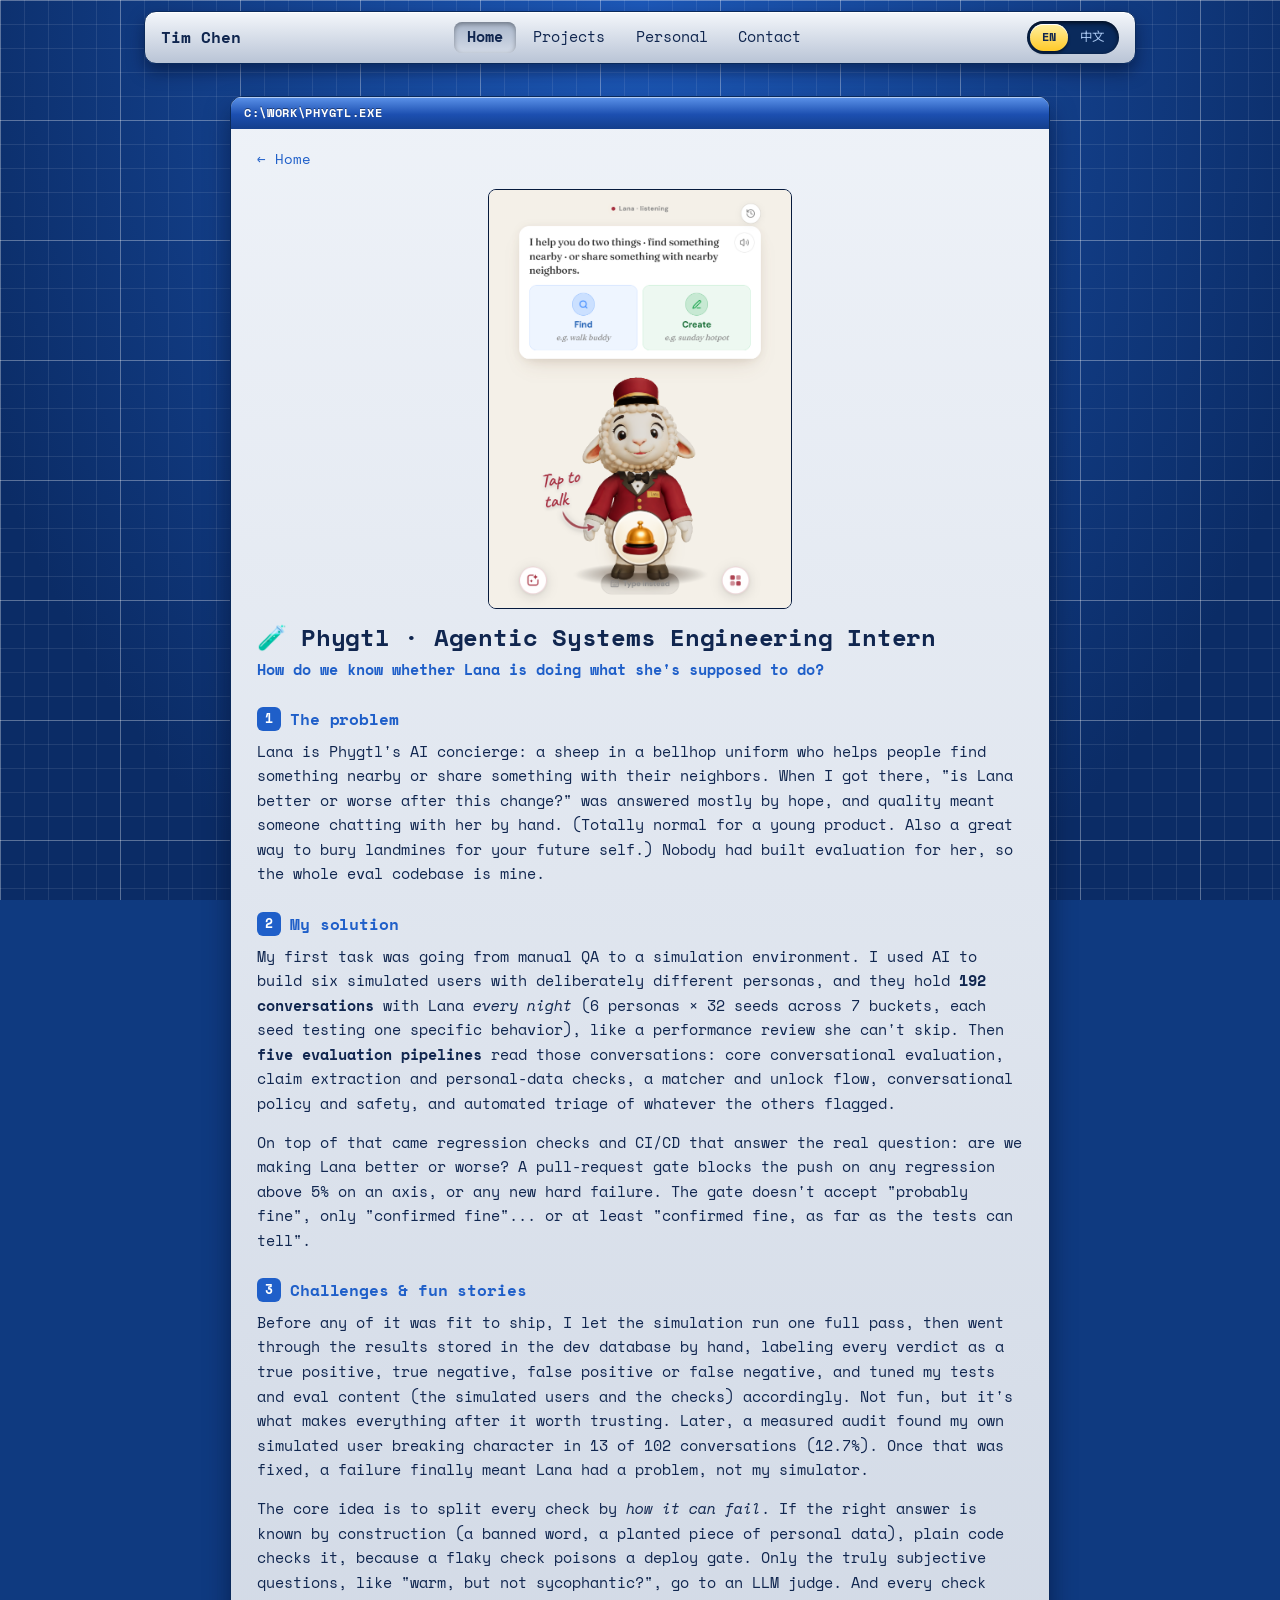
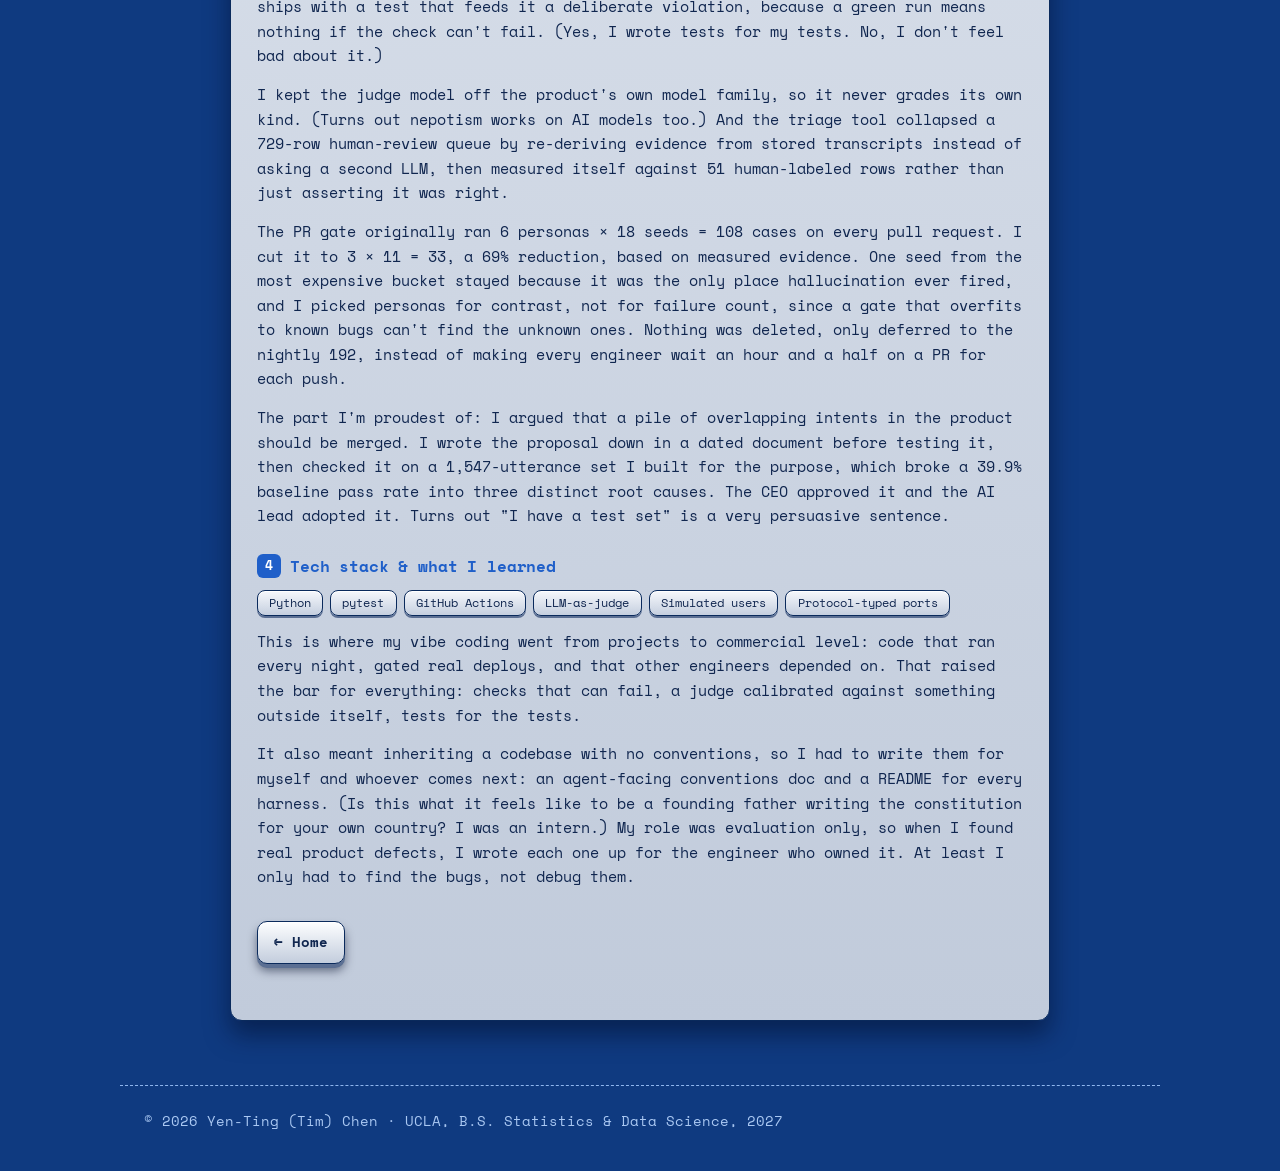
<file: experience/phygtl/index.html>
<!DOCTYPE html>
<html lang="en" data-lang="en">
<head>
  <meta charset="UTF-8">
  <meta name="viewport" content="width=device-width, initial-scale=1">
  <base href="../../">
  <title>Phygtl · Agentic Systems Engineering Intern | Yen-Ting (Tim) Chen</title>
  <meta name="description" content="How do we know whether Lana is doing what she&#x27;s supposed to do? A project story by Yen-Ting (Tim) Chen: the problem, the solution, the challenges and what I learned.">
  <meta name="color-scheme" content="dark">
  <link rel="canonical" href="https://tim-chen-yen-ting.github.io/experience/phygtl/">
  <meta property="og:type" content="article">
  <meta property="og:site_name" content="Yen-Ting (Tim) Chen">
  <meta property="og:title" content="Phygtl · Agentic Systems Engineering Intern | Yen-Ting (Tim) Chen">
  <meta property="og:description" content="How do we know whether Lana is doing what she&#x27;s supposed to do? A project story by Yen-Ting (Tim) Chen: the problem, the solution, the challenges and what I learned.">
  <meta property="og:url" content="https://tim-chen-yen-ting.github.io/experience/phygtl/">
  <meta property="og:image" content="https://tim-chen-yen-ting.github.io/assets/img/lana.png">
  <meta name="twitter:card" content="summary_large_image">
  <script type="application/ld+json">{"@context": "https://schema.org", "@type": "CreativeWork", "name": "Phygtl · Agentic Systems Engineering Intern", "description": "How do we know whether Lana is doing what she's supposed to do?", "url": "https://tim-chen-yen-ting.github.io/experience/phygtl/", "image": "https://tim-chen-yen-ting.github.io/assets/img/lana.png", "author": {"@type": "Person", "name": "Yen-Ting Chen", "url": "https://tim-chen-yen-ting.github.io/"}}</script>
  <script>document.documentElement.classList.add("js");</script>
<link rel="preconnect" href="https://fonts.googleapis.com">
  <link rel="preconnect" href="https://fonts.gstatic.com" crossorigin>
  <link rel="stylesheet" href="https://fonts.googleapis.com/css2?family=Space+Mono:ital,wght@0,400;0,700;1,400&family=Noto+Sans+TC:wght@400;700&display=swap">
  <link rel="stylesheet" href="style.css?v=f908fcc1">
</head>
<body data-fixed-tab data-title-en="Phygtl · Agentic Systems Engineering Intern | Yen-Ting (Tim) Chen" data-title-zh="Phygtl · Agentic Systems Engineering實習生 | 陳彥廷 (Tim)">
  <div class="tabbar">
    <div class="tabbar-inner">
      <a class="logo" href="#home"><span lang="en">Tim Chen</span><span lang="zh-Hant">陳彥廷 (Tim)</span></a>
      <nav id="tabs" aria-label="Sections">
        <a href="#home" class="current" aria-current="page"><span lang="en">Home</span><span lang="zh-Hant">首頁</span></a>
        <a href="#projects"><span lang="en">Projects</span><span lang="zh-Hant">專案</span></a>
        <a href="#personal"><span lang="en">Personal</span><span lang="zh-Hant">個人</span></a>
        <a href="#contact"><span lang="en">Contact</span><span lang="zh-Hant">聯絡</span></a>
      </nav>
      <div class="lang-toggle" role="group" aria-label="Language">
        <button type="button" data-set-lang="en">EN</button>
        <button type="button" data-set-lang="zh-Hant">中文</button>
      </div>
    </div>
  </div>

  <main>
    <article class="project-page" data-title="C:\WORK\PHYGTL.EXE">
      <p class="crumbs"><a href="#home"><span lang="en">← Home</span><span lang="zh-Hant">← 首頁</span></a></p>
    <img class="modal-img portrait" src="assets/img/lana.png" alt="Lana, Phygtl's AI concierge" loading="lazy">
    <h1 id="t-phygtl">🧪 Phygtl · <span lang="en">Agentic Systems Engineering Intern</span><span lang="zh-Hant">Agentic Systems Engineering實習生</span></h1>
    <p class="hook" lang="en">How do we know whether Lana is doing what she's supposed to do?</p>
<p class="hook" lang="zh-Hant">我們要怎麼知道，Lana有沒有好好做她該做的事？</p>
    <h2><span class="num">1</span><span lang="en">The problem</span><span lang="zh-Hant">問題</span></h2>
<p lang="en">Lana is Phygtl's AI concierge: a sheep in a bellhop uniform who helps people find something nearby or share something with their neighbors. When I got there, &quot;is Lana better or worse after this change?&quot; was answered mostly by hope, and quality meant someone chatting with her by hand. (Totally normal for a young product. Also a great way to bury landmines for your future self.) Nobody had built evaluation for her, so the whole eval codebase is mine.</p>
<p lang="zh-Hant">Lana是Phygtl的AI管家，一隻穿著飯店服務生制服的小羊，可以幫人找附近的東西，或是跟鄰居分享東西。我剛到的時候，「這次改完，Lana是變好還是變差？」的答案基本上靠感覺，所謂的品質檢查，就是有人自己去跟她聊聊看。（對剛起步的產品來說很正常，也是給未來埋地雷的方式。）沒有人幫她做過評測，所以整個eval的程式碼庫，都是我一個人寫的。</p>
    <h2><span class="num">2</span><span lang="en">My solution</span><span lang="zh-Hant">我的解法</span></h2>
<p lang="en">My first task was going from manual QA to a simulation environment. I used AI to build six simulated users with deliberately different personas, and they hold <strong>192 conversations</strong> with Lana <em>every night</em> (6 personas × 32 seeds across 7 buckets, each seed testing one specific behavior), like a performance review she can't skip. Then <strong>five evaluation pipelines</strong> read those conversations: core conversational evaluation, claim extraction and personal-data checks, a matcher and unlock flow, conversational policy and safety, and automated triage of whatever the others flagged.</p>
<p lang="zh-Hant">我的第一個任務，是把手動測試改成模擬環境。我用AI做了六個個性各不相同的模擬使用者，<em>每天晚上</em>都會跟Lana聊<strong>192場</strong>（6種個性 × 32組隨機種子，分散在7個類別，每個種子只測一種特定行為），就像一場她逃不掉的年度考核（除了每晚發生一次之外）。然後再由<strong>五條評測管線</strong>去看這些對話：核心對話評測、資訊擷取與個資檢查、配對與解鎖流程、對話政策與安全，還有一條專門把前面標出來的問題自動分流。</p>
<p lang="en">On top of that came regression checks and CI/CD that answer the real question: are we making Lana better or worse? A pull-request gate blocks the push on any regression above 5% on an axis, or any new hard failure. The gate doesn't accept &quot;probably fine&quot;, only &quot;confirmed fine&quot;... or at least &quot;confirmed fine, as far as the tests can tell&quot;.</p>
<p lang="zh-Hant">再往上，我加了回歸檢查和CI/CD，來回答真正重要的問題：我們到底是讓Lana變好了，還是變差了？只要任何一個指標退步超過5%，或是出現新的嚴重失敗，pull request的閘門就會擋住這個push。這樣才能確保閘門不接受「應該沒事」，只讓「確定沒事」通過……或至少是「目前表現上確定沒事」。</p>
    <h2><span class="num">3</span><span lang="en">Challenges &amp; fun stories</span><span lang="zh-Hant">挑戰與趣事</span></h2>
<p lang="en">Before any of it was fit to ship, I let the simulation run one full pass, then went through the results stored in the dev database by hand, labeling every verdict as a true positive, true negative, false positive or false negative, and tuned my tests and eval content (the simulated users and the checks) accordingly. Not fun, but it's what makes everything after it worth trusting. Later, a measured audit found my own simulated user breaking character in 13 of 102 conversations (12.7%). Once that was fixed, a failure finally meant Lana had a problem, not my simulator.</p>
<p lang="zh-Hant">在這套東西真的能上線之前，我先讓模擬完整跑一輪，然後自己一筆一筆去看開發資料庫裡的結果，把每個判定標成真陽性、真陰性、偽陽性或偽陰性，再根據結果調整我的測試和評測內容（包括模擬使用者和各項檢查）。這件事一點都不好玩，但這能讓後面所有東西值得被信任，就是靠這一步。後來一次量化審查還發現，我自己做的模擬使用者，在102場對話裡有13場（12.7%）演著演著就出戲了。修好之後才知道以後測試失敗的時候，是Lana真的有問題，而不是我的模擬器出包。</p>
<p lang="en">The core idea is to split every check by <em>how it can fail</em>. If the right answer is known by construction (a banned word, a planted piece of personal data), plain code checks it, because a flaky check poisons a deploy gate. Only the truly subjective questions, like &quot;warm, but not sycophantic?&quot;, go to an LLM judge. And every check ships with a test that feeds it a deliberate violation, because a green run means nothing if the check can't fail. (Yes, I wrote tests for my tests. No, I don't feel bad about it.)</p>
<p lang="zh-Hant">核心的想法是，每一項檢查都先問：它會怎麼失敗？如果正確答案在設計上就已經知道（比如禁用詞、刻意埋進去的個資），就直接用程式碼檢查，因為不穩定的檢查會把部署閘門搞爛。只有真正主觀的問題，像是「溫暖，但不會諂媚嗎？」，才交給LLM評審。而且每一項檢查，我都另外寫一個故意違規的測試去餵它，因為如果檢查根本不可能失敗，那全部通過也沒有任何意義。（對，我幫我的測試寫了測試，而且我一點都不覺得不好意思。）</p>
<p lang="en">I kept the judge model off the product's own model family, so it never grades its own kind. (Turns out nepotism works on AI models too.) And the triage tool collapsed a 729-row human-review queue by re-deriving evidence from stored transcripts instead of asking a second LLM, then measured itself against 51 human-labeled rows rather than just asserting it was right.</p>
<p lang="zh-Hant">我也刻意讓評審模型，和產品本身用的不是同一個模型家族，這樣它才不會幫自己人打高分。（我也是做了才知道，裙帶關係在AI模型上也適用。）至於分流工具，它把729筆等著人工審核的案子收掉，靠的是從儲存的對話紀錄重新找證據，而不是再去問另一個LLM。它還拿51筆人工標好的資料來檢驗自己，而不是光說「我是對的」。</p>
<p lang="en">The PR gate originally ran 6 personas × 18 seeds = 108 cases on every pull request. I cut it to 3 × 11 = 33, a 69% reduction, based on measured evidence. One seed from the most expensive bucket stayed because it was the only place hallucination ever fired, and I picked personas for contrast, not for failure count, since a gate that overfits to known bugs can't find the unknown ones. Nothing was deleted, only deferred to the nightly 192, instead of making every engineer wait an hour and a half on a PR for each push.</p>
<p lang="zh-Hant">PR閘門原本每次pull request都跑6個個性 × 18個種子 = 108個案例。我根據量測出來的證據，把它砍到3 × 11 = 33個，少了69%。最貴的那個類別反而留了一個種子下來，因為只有它觸發過幻覺；個性則是挑差異最大的，而不是挑失敗最多的，因為只針對已知bug設計的閘門找不到未知的bug。完整內容倒是沒有被刪掉，只是挪到每晚的192場裡去跑，而不是讓工程師每次push都要等一個半小時的PR。</p>
<p lang="en">The part I'm proudest of: I argued that a pile of overlapping intents in the product should be merged. I wrote the proposal down in a dated document before testing it, then checked it on a 1,547-utterance set I built for the purpose, which broke a 39.9% baseline pass rate into three distinct root causes. The CEO approved it and the AI lead adopted it. Turns out &quot;I have a test set&quot; is a very persuasive sentence.</p>
<p lang="zh-Hant">最讓我驕傲的是這件事：我認為產品裡那一堆互相重疊的意圖（intent）應該合併。我先把提案寫進一份有日期的文件，再拿我自己專門做的1,547句測試集去驗證，把39.9%的基準通過率拆成三個不同的根本原因。CEO核准了，AI負責人也採用了。結果證明，「我有測試集」是一句非常有說服力的話。</p>
    <h2><span class="num">4</span><span lang="en">Tech stack &amp; what I learned</span><span lang="zh-Hant">技術堆疊與我學到的</span></h2>
<p class="chips"><span>Python</span><span>pytest</span><span>GitHub Actions</span><span>LLM-as-judge</span><span>Simulated users</span><span>Protocol-typed ports</span></p>
<p lang="en">This is where my vibe coding went from projects to commercial level: code that ran every night, gated real deploys, and that other engineers depended on. That raised the bar for everything: checks that can fail, a judge calibrated against something outside itself, tests for the tests.</p>
<p lang="zh-Hant">在這裡，我的vibe coding從個人專案，升級到了商用等級：程式每天晚上都在跑、替真正的部署把關，而且有別的工程師要靠它。我對所有東西的標準也跟著被拉高：會失敗的檢查、用自己以外的東西校準過的評審、替測試寫的測試。</p>
<p lang="en">It also meant inheriting a codebase with no conventions, so I had to write them for myself and whoever comes next: an agent-facing conventions doc and a README for every harness. (Is this what it feels like to be a founding father writing the constitution for your own country? I was an intern.) My role was evaluation only, so when I found real product defects, I wrote each one up for the engineer who owned it. At least I only had to find the bugs, not debug them.</p>
<p lang="zh-Hant">這也代表我接手的是一個沒有任何規範的程式碼庫。所以我得給自己和以後接手的人從頭訂規範，於是我寫了給agent看的規範文件，每個測試框架也都有自己的README（這就是當開國元勛給自己家立國法的感覺嗎？雖然我實際上只是個實習生）。不過我的職責只有評測，所以發現真正的產品缺陷時，我還是得一個一個寫成報告交給負責的工程師，但至少我只需要找bug，不需要debug。</p>
      <p class="links"><a class="button ghost" href="#home"><span lang="en">← Home</span><span lang="zh-Hant">← 首頁</span></a></p>
    </article>
  </main>

  <footer>
    <p>&copy; <span id="year"></span> <span lang="en">Yen-Ting (Tim) Chen</span><span lang="zh-Hant">陳彥廷 (Tim)</span>&nbsp;·&nbsp;<span lang="en">UCLA, B.S. Statistics &amp; Data Science, 2027</span><span lang="zh-Hant">UCLA統計與資料科學學士，2027</span></p>
  </footer>

  <script src="script.js?v=61359169"></script>
</body>
</html>
</file>
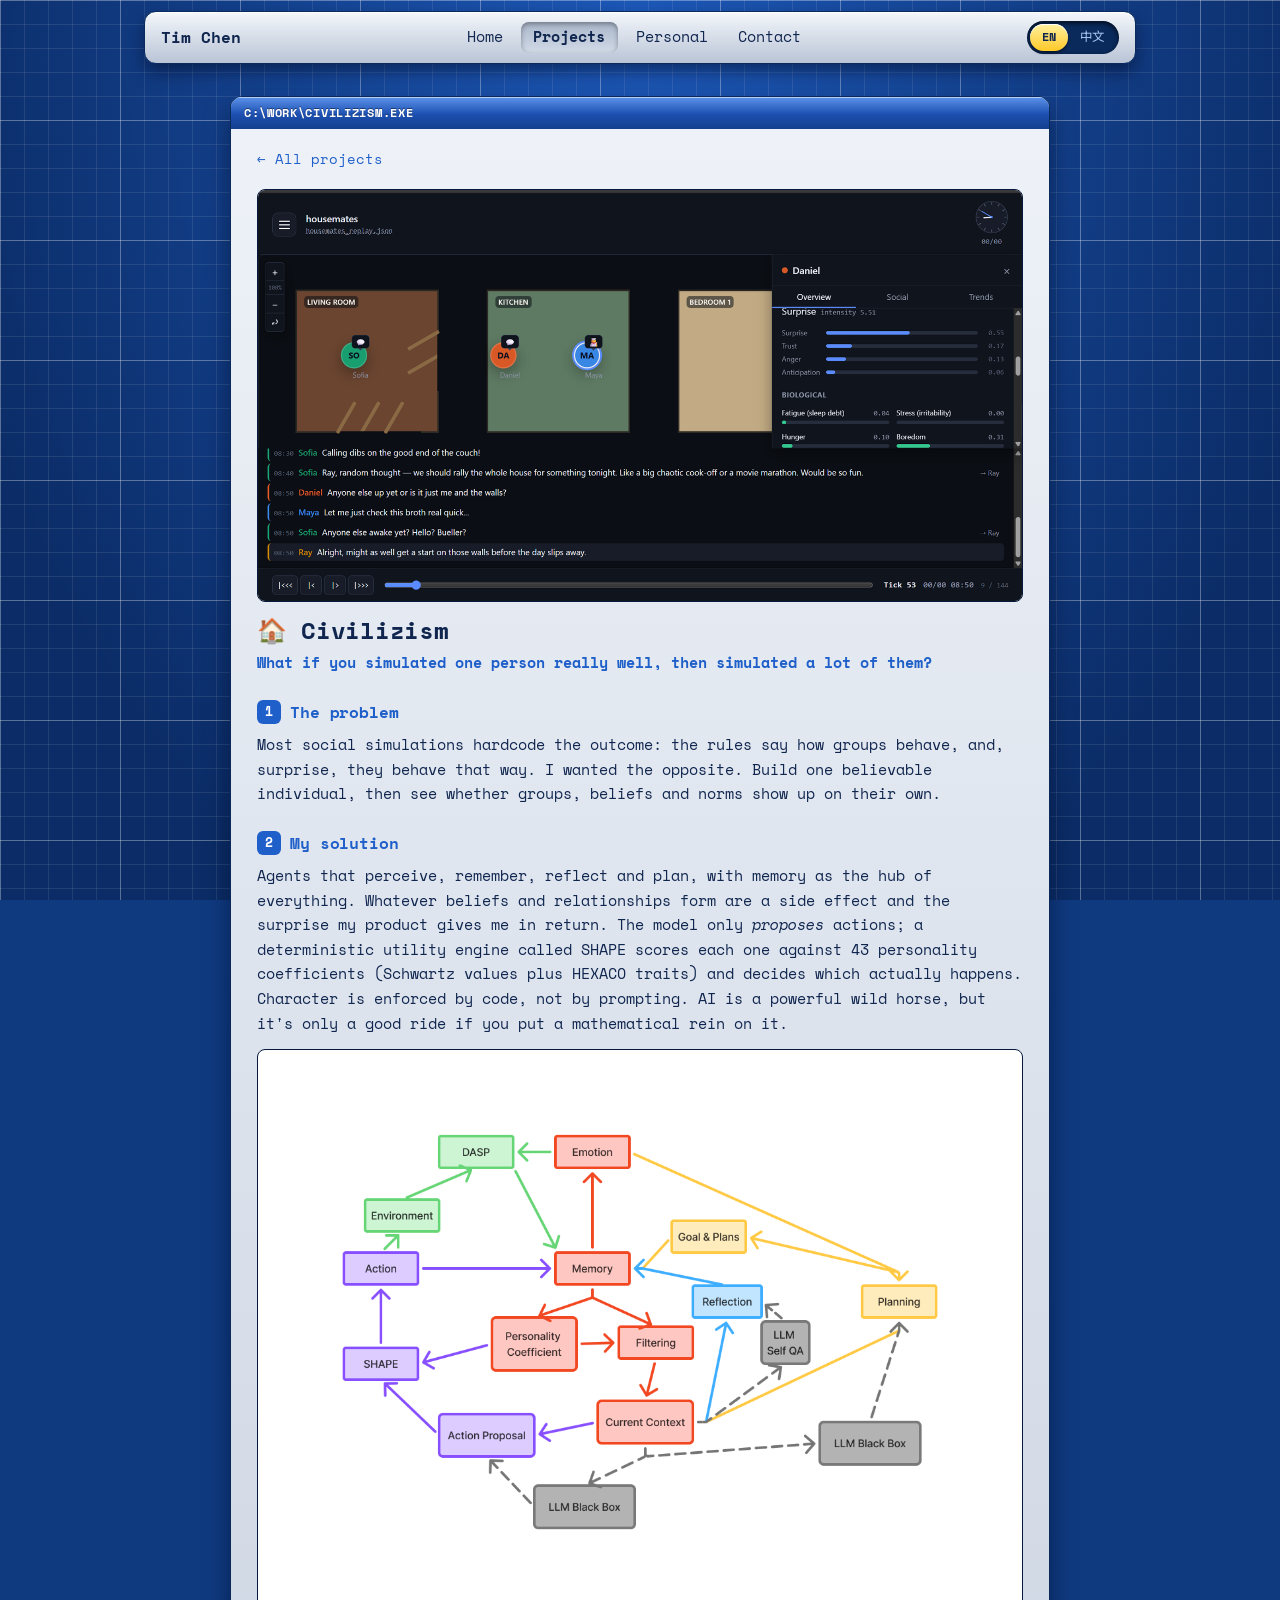
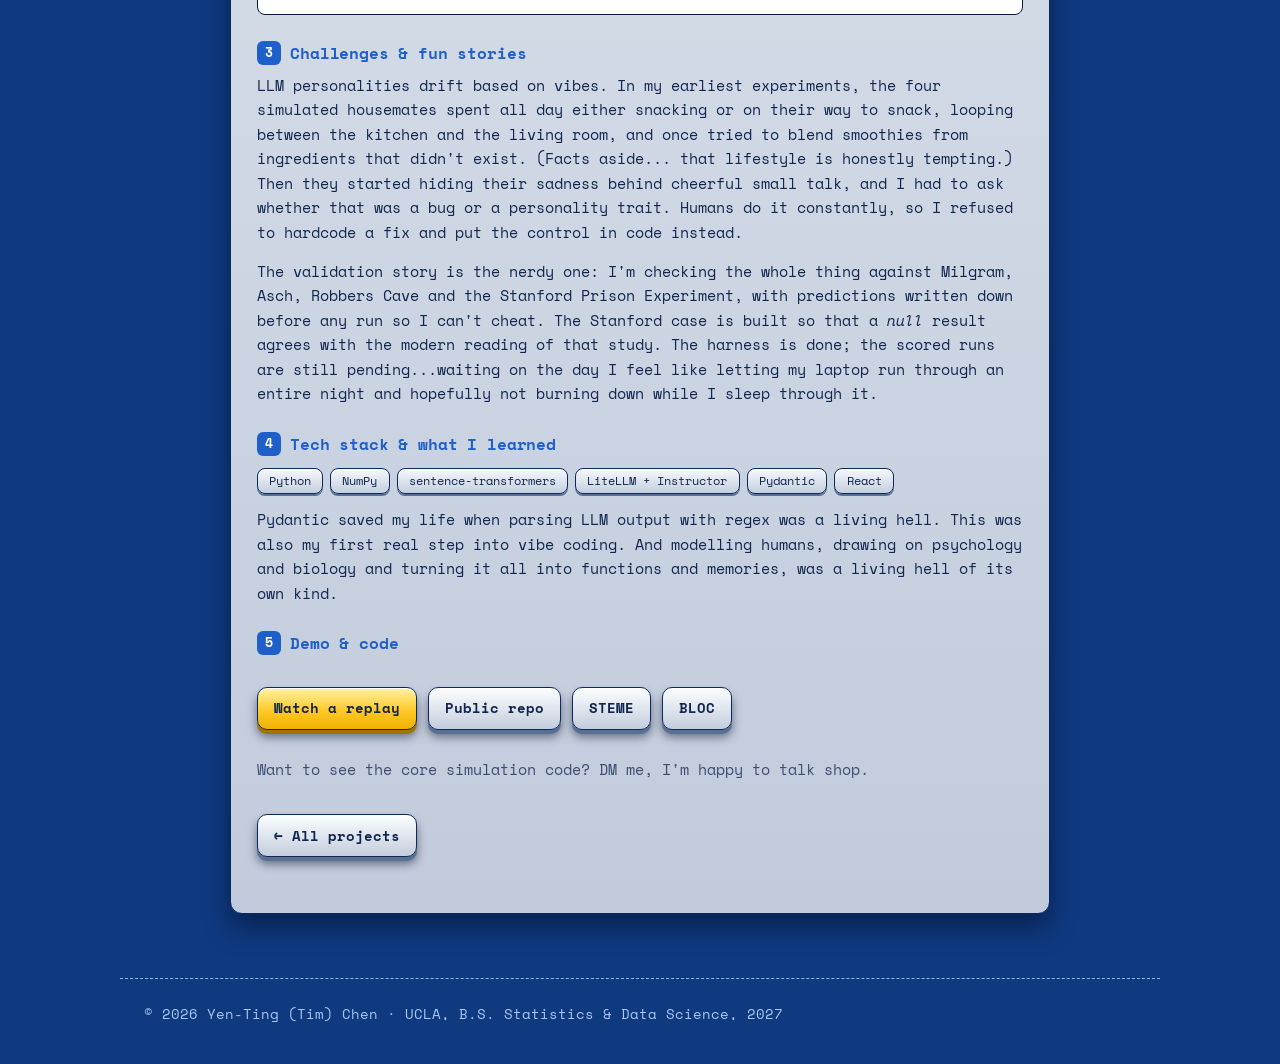
<file: projects/civilizism/index.html>
<!DOCTYPE html>
<html lang="en" data-lang="en">
<head>
  <meta charset="UTF-8">
  <meta name="viewport" content="width=device-width, initial-scale=1">
  <base href="../../">
  <title>Civilizism | Yen-Ting (Tim) Chen</title>
  <meta name="description" content="What if you simulated one person really well, then simulated a lot of them? A project story by Yen-Ting (Tim) Chen: the problem, the solution, the challenges and what I learned.">
  <meta name="color-scheme" content="dark">
  <link rel="canonical" href="https://tim-chen-yen-ting.github.io/projects/civilizism/">
  <meta property="og:type" content="article">
  <meta property="og:site_name" content="Yen-Ting (Tim) Chen">
  <meta property="og:title" content="Civilizism | Yen-Ting (Tim) Chen">
  <meta property="og:description" content="What if you simulated one person really well, then simulated a lot of them? A project story by Yen-Ting (Tim) Chen: the problem, the solution, the challenges and what I learned.">
  <meta property="og:url" content="https://tim-chen-yen-ting.github.io/projects/civilizism/">
  <meta property="og:image" content="https://tim-chen-yen-ting.github.io/assets/img/civilizism.png">
  <meta name="twitter:card" content="summary_large_image">
  <script type="application/ld+json">{"@context": "https://schema.org", "@type": "CreativeWork", "name": "Civilizism", "description": "What if you simulated one person really well, then simulated a lot of them?", "url": "https://tim-chen-yen-ting.github.io/projects/civilizism/", "image": "https://tim-chen-yen-ting.github.io/assets/img/civilizism.png", "author": {"@type": "Person", "name": "Yen-Ting Chen", "url": "https://tim-chen-yen-ting.github.io/"}}</script>
  <script>document.documentElement.classList.add("js");</script>
<link rel="preconnect" href="https://fonts.googleapis.com">
  <link rel="preconnect" href="https://fonts.gstatic.com" crossorigin>
  <link rel="stylesheet" href="https://fonts.googleapis.com/css2?family=Space+Mono:ital,wght@0,400;0,700;1,400&family=Noto+Sans+TC:wght@400;700&display=swap">
  <link rel="stylesheet" href="style.css?v=f908fcc1">
</head>
<body data-fixed-tab data-title-en="Civilizism | Yen-Ting (Tim) Chen" data-title-zh="Civilizism | 陳彥廷 (Tim)">
  <div class="tabbar">
    <div class="tabbar-inner">
      <a class="logo" href="#home"><span lang="en">Tim Chen</span><span lang="zh-Hant">陳彥廷 (Tim)</span></a>
      <nav id="tabs" aria-label="Sections">
        <a href="#home"><span lang="en">Home</span><span lang="zh-Hant">首頁</span></a>
        <a href="#projects" class="current" aria-current="page"><span lang="en">Projects</span><span lang="zh-Hant">專案</span></a>
        <a href="#personal"><span lang="en">Personal</span><span lang="zh-Hant">個人</span></a>
        <a href="#contact"><span lang="en">Contact</span><span lang="zh-Hant">聯絡</span></a>
      </nav>
      <div class="lang-toggle" role="group" aria-label="Language">
        <button type="button" data-set-lang="en">EN</button>
        <button type="button" data-set-lang="zh-Hant">中文</button>
      </div>
    </div>
  </div>

  <main>
    <article class="project-page" data-title="C:\WORK\CIVILIZISM.EXE">
      <p class="crumbs"><a href="#projects"><span lang="en">← All projects</span><span lang="zh-Hant">← 所有專案</span></a></p>
    <img class="modal-img" src="assets/img/civilizism.png" alt="Civilizism replay viewer" loading="lazy">
    <h1 id="t-civilizism">🏠 Civilizism</h1>
    <p class="hook" lang="en">What if you simulated one person really well, then simulated a lot of them?</p>
<p class="hook" lang="zh-Hant">如果把一個人模擬得夠像，再把一大群模擬代理人放在一起，會怎麼樣？</p>
    <h2><span class="num">1</span><span lang="en">The problem</span><span lang="zh-Hant">問題</span></h2>
<p lang="en">Most social simulations hardcode the outcome: the rules say how groups behave, and, surprise, they behave that way. I wanted the opposite. Build one believable individual, then see whether groups, beliefs and norms show up on their own.</p>
<p lang="zh-Hant">大多數社會模擬都先把規則鎖死，然後……非常神奇地，群眾真的照著規則行動了。所以我想反過來：先打造一個可信的個體，再複製出一大堆，讓他們自己互動，看看群體、信念和規範會不會自己長出來。</p>
    <h2><span class="num">2</span><span lang="en">My solution</span><span lang="zh-Hant">我的解法</span></h2>
<p lang="en">Agents that perceive, remember, reflect and plan, with memory as the hub of everything. Whatever beliefs and relationships form are a side effect and the surprise my product gives me in return. The model only <em>proposes</em> actions; a deterministic utility engine called SHAPE scores each one against 43 personality coefficients (Schwartz values plus HEXACO traits) and decides which actually happens. Character is enforced by code, not by prompting. AI is a powerful wild horse, but it's only a good ride if you put a mathematical rein on it.</p>
<p lang="zh-Hant">這些代理人會感知、記憶、反思、規劃，而記憶是整個系統的核心。至於會長出什麼信念和關係，完全是副產品，也是這個產品順便送我的驚喜。模型只負責<em>提議</em>要做什麼；真正決定哪件事會發生的，是一個叫SHAPE的確定性效用引擎，它會根據43個人格係數（Schwartz價值觀加HEXACO人格特質），替每個提議打分數。角色的個性是靠程式碼硬性規定的，不是靠prompt去拜託。AI再強，不受控也是白搭。</p>
    <img class="modal-diagram" src="assets/img/Civilizism_Info_Flow.png" alt="Civilizism information flow diagram" loading="lazy">
    <h2><span class="num">3</span><span lang="en">Challenges &amp; fun stories</span><span lang="zh-Hant">挑戰與趣事</span></h2>
<p lang="en">LLM personalities drift based on vibes. In my earliest experiments, the four simulated housemates spent all day either snacking or on their way to snack, looping between the kitchen and the living room, and once tried to blend smoothies from ingredients that didn't exist. (Facts aside... that lifestyle is honestly tempting.) Then they started hiding their sadness behind cheerful small talk, and I had to ask whether that was a bug or a personality trait. Humans do it constantly, so I refused to hardcode a fix and put the control in code instead.</p>
<p lang="zh-Hant">LLM的人格很容易憑感覺越飄越遠。我最早的實驗中那四個模擬室友整天不是在吃零食，就是在去吃零食的路上，一直在廚房和客廳之間鬼打牆，有一次還想用根本不存在的食材打果昔。（撇開事實不談……這生活確實讓人很心動。）後來他們開始用輕鬆的閒聊，掩飾自己的難過，我只好想：這到底是bug，還是個性？人本來就會這樣，所以我不想硬寫一條規則去修掉它，而是把控制放進程式碼裡。</p>
<p lang="en">The validation story is the nerdy one: I'm checking the whole thing against Milgram, Asch, Robbers Cave and the Stanford Prison Experiment, with predictions written down before any run so I can't cheat. The Stanford case is built so that a <em>null</em> result agrees with the modern reading of that study. The harness is done; the scored runs are still pending...waiting on the day I feel like letting my laptop run through an entire night and hopefully not burning down while I sleep through it.</p>
<p lang="zh-Hant">驗證的部分是最宅的：我拿整個系統去對照Milgram、Asch、Robbers Cave和史丹佛監獄實驗，而且預測都是在跑之前就先寫好的，所以我沒辦法作弊。史丹佛那組我設計成，就算結果是<em>什麼都沒發生</em>，也符合現在學界對那個實驗的看法。測試框架已經做完了，正式計分的跑次還在等……等哪天我願意讓筆電整晚開著跑，而且祈禱它不要在我睡著的時候燒起來。</p>
    <h2><span class="num">4</span><span lang="en">Tech stack &amp; what I learned</span><span lang="zh-Hant">技術堆疊與我學到的</span></h2>
<p class="chips"><span>Python</span><span>NumPy</span><span>sentence-transformers</span><span>LiteLLM + Instructor</span><span>Pydantic</span><span>React</span></p>
<p lang="en">Pydantic saved my life when parsing LLM output with regex was a living hell. This was also my first real step into vibe coding. And modelling humans, drawing on psychology and biology and turning it all into functions and memories, was a living hell of its own kind.</p>
<p lang="zh-Hant">用regex解析LLM的輸出簡直是地獄，是Pydantic救了我。這也是我第一次真正踏進vibe coding。而要模擬人類——從心理學、生物學下手，再全部變成函式和記憶——本身又是另一種地獄。</p>
    <h2><span class="num">5</span><span lang="en">Demo &amp; code</span><span lang="zh-Hant">Demo與原始碼</span></h2>
    <p class="links"><a class="button" href="https://civilizism.vercel.app/viewer"><span lang="en">Watch a replay</span><span lang="zh-Hant">觀看回放</span></a> <a class="button ghost" href="https://github.com/Tim-Chen-Yen-Ting/Civilizism"><span lang="en">Public repo</span><span lang="zh-Hant">公開repo</span></a> <a class="button ghost" href="https://github.com/Tim-Chen-Yen-Ting/STEME"><span lang="en">STEME</span><span lang="zh-Hant">STEME</span></a> <a class="button ghost" href="https://github.com/Tim-Chen-Yen-Ting/BLOC"><span lang="en">BLOC</span><span lang="zh-Hant">BLOC</span></a></p>
    <p class="note" lang="en">Want to see the core simulation code? DM me, I'm happy to talk shop.</p>
<p class="note" lang="zh-Hant">想看核心的模擬程式碼的話請私訊，我很樂意跟你交流。</p>
      <p class="links"><a class="button ghost" href="#projects"><span lang="en">← All projects</span><span lang="zh-Hant">← 所有專案</span></a></p>
    </article>
  </main>

  <footer>
    <p>&copy; <span id="year"></span> <span lang="en">Yen-Ting (Tim) Chen</span><span lang="zh-Hant">陳彥廷 (Tim)</span>&nbsp;·&nbsp;<span lang="en">UCLA, B.S. Statistics &amp; Data Science, 2027</span><span lang="zh-Hant">UCLA統計與資料科學學士，2027</span></p>
  </footer>

  <script src="script.js?v=61359169"></script>
</body>
</html>
</file>
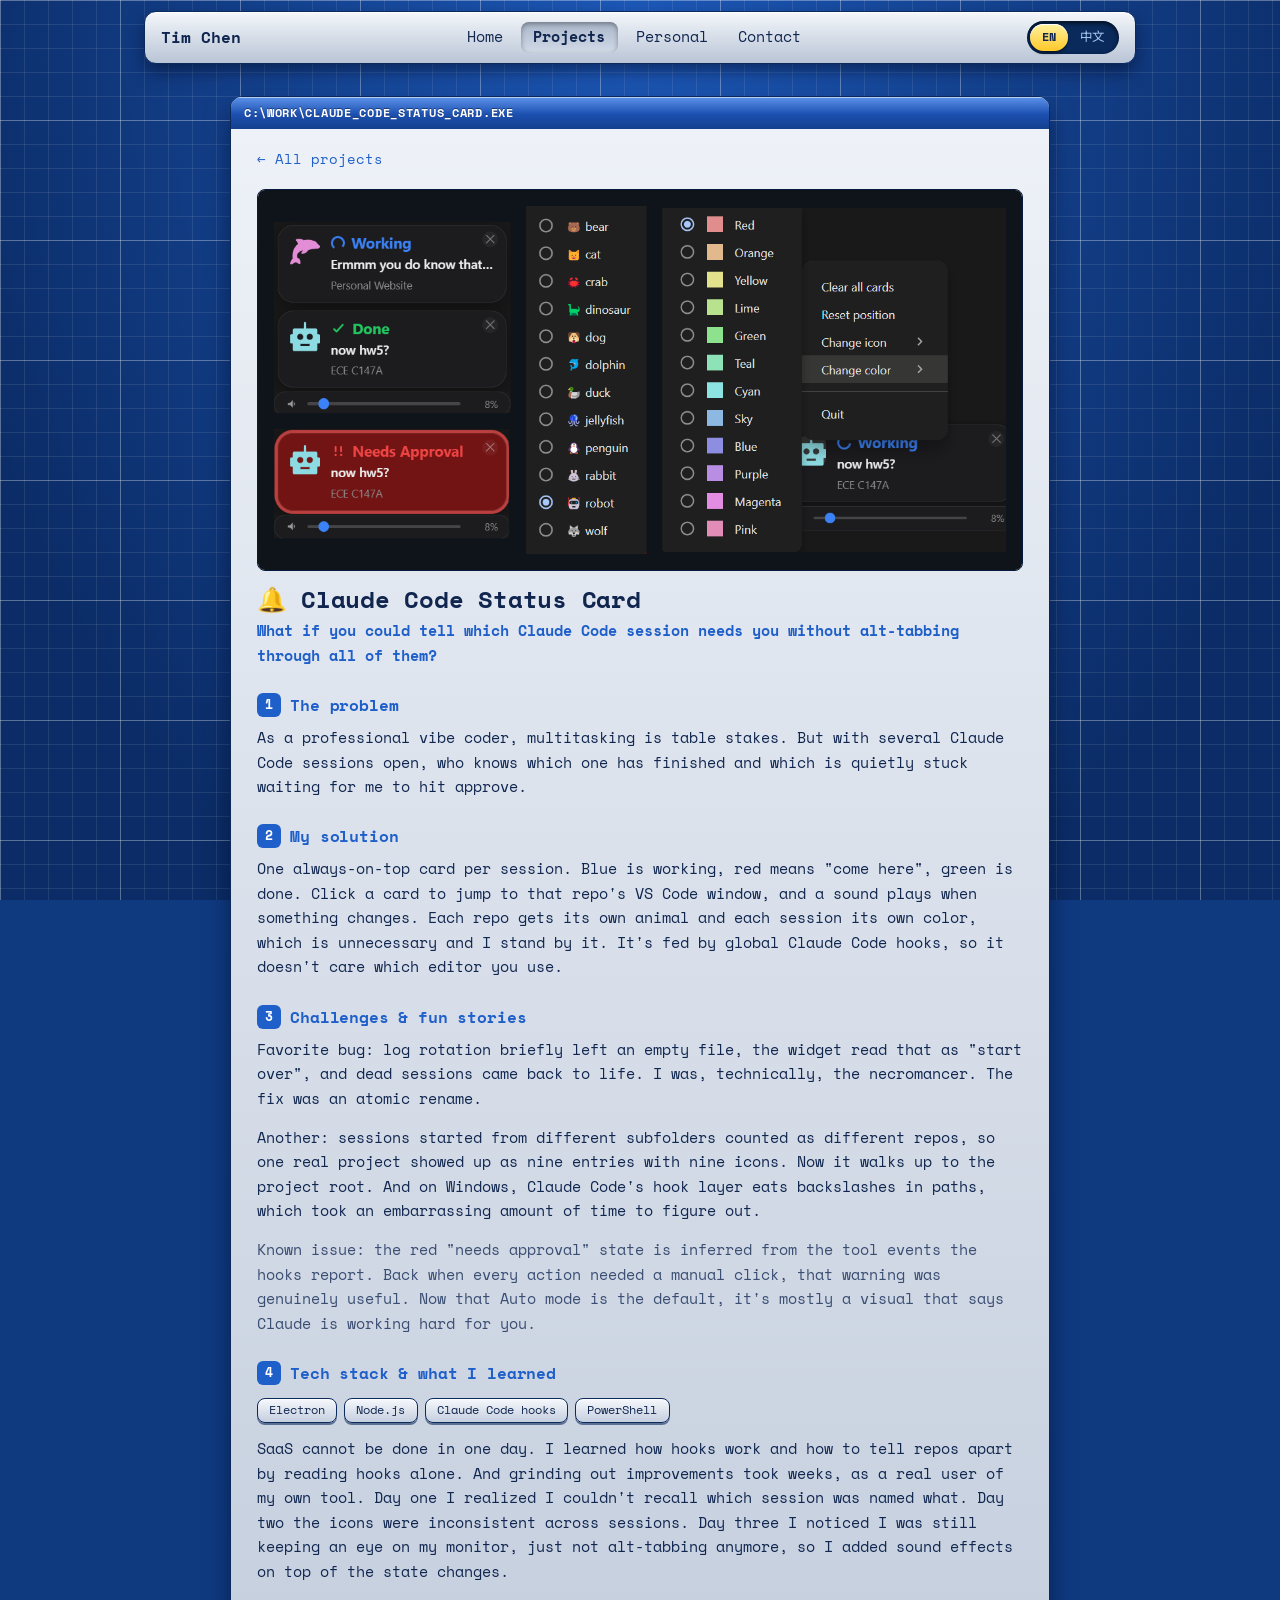
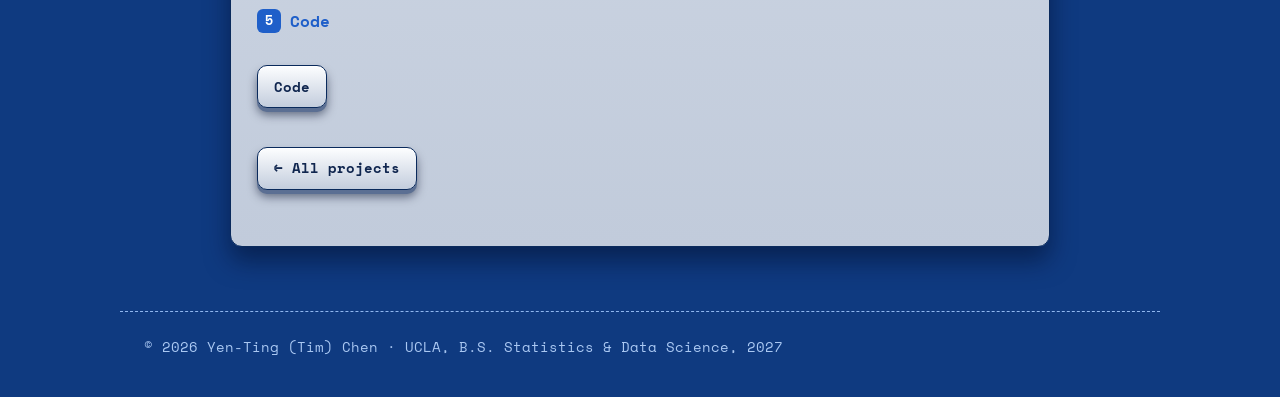
<file: projects/claude-code-status-card/index.html>
<!DOCTYPE html>
<html lang="en" data-lang="en">
<head>
  <meta charset="UTF-8">
  <meta name="viewport" content="width=device-width, initial-scale=1">
  <base href="../../">
  <title>Claude Code Status Card | Yen-Ting (Tim) Chen</title>
  <meta name="description" content="What if you could tell which Claude Code session needs you without alt-tabbing through all of them? A project story by Yen-Ting (Tim) Chen: the problem, the solution, the challenges and what I learned.">
  <meta name="color-scheme" content="dark">
  <link rel="canonical" href="https://tim-chen-yen-ting.github.io/projects/claude-code-status-card/">
  <meta property="og:type" content="article">
  <meta property="og:site_name" content="Yen-Ting (Tim) Chen">
  <meta property="og:title" content="Claude Code Status Card | Yen-Ting (Tim) Chen">
  <meta property="og:description" content="What if you could tell which Claude Code session needs you without alt-tabbing through all of them? A project story by Yen-Ting (Tim) Chen: the problem, the solution, the challenges and what I learned.">
  <meta property="og:url" content="https://tim-chen-yen-ting.github.io/projects/claude-code-status-card/">
  <meta property="og:image" content="https://tim-chen-yen-ting.github.io/assets/img/statuscard.png">
  <meta name="twitter:card" content="summary_large_image">
  <script type="application/ld+json">{"@context": "https://schema.org", "@type": "CreativeWork", "name": "Claude Code Status Card", "description": "What if you could tell which Claude Code session needs you without alt-tabbing through all of them?", "url": "https://tim-chen-yen-ting.github.io/projects/claude-code-status-card/", "image": "https://tim-chen-yen-ting.github.io/assets/img/statuscard.png", "author": {"@type": "Person", "name": "Yen-Ting Chen", "url": "https://tim-chen-yen-ting.github.io/"}}</script>
  <script>document.documentElement.classList.add("js");</script>
<link rel="preconnect" href="https://fonts.googleapis.com">
  <link rel="preconnect" href="https://fonts.gstatic.com" crossorigin>
  <link rel="stylesheet" href="https://fonts.googleapis.com/css2?family=Space+Mono:ital,wght@0,400;0,700;1,400&family=Noto+Sans+TC:wght@400;700&display=swap">
  <link rel="stylesheet" href="style.css?v=f908fcc1">
</head>
<body data-fixed-tab data-title-en="Claude Code Status Card | Yen-Ting (Tim) Chen" data-title-zh="Claude Code Status Card | 陳彥廷 (Tim)">
  <div class="tabbar">
    <div class="tabbar-inner">
      <a class="logo" href="#home"><span lang="en">Tim Chen</span><span lang="zh-Hant">陳彥廷 (Tim)</span></a>
      <nav id="tabs" aria-label="Sections">
        <a href="#home"><span lang="en">Home</span><span lang="zh-Hant">首頁</span></a>
        <a href="#projects" class="current" aria-current="page"><span lang="en">Projects</span><span lang="zh-Hant">專案</span></a>
        <a href="#personal"><span lang="en">Personal</span><span lang="zh-Hant">個人</span></a>
        <a href="#contact"><span lang="en">Contact</span><span lang="zh-Hant">聯絡</span></a>
      </nav>
      <div class="lang-toggle" role="group" aria-label="Language">
        <button type="button" data-set-lang="en">EN</button>
        <button type="button" data-set-lang="zh-Hant">中文</button>
      </div>
    </div>
  </div>

  <main>
    <article class="project-page" data-title="C:\WORK\CLAUDE_CODE_STATUS_CARD.EXE">
      <p class="crumbs"><a href="#projects"><span lang="en">← All projects</span><span lang="zh-Hant">← 所有專案</span></a></p>
    <img class="modal-img" src="assets/img/statuscard.png" alt="Claude Code Status Card" loading="lazy">
    <h1 id="t-statuscard">🔔 Claude Code Status Card</h1>
    <p class="hook" lang="en">What if you could tell which Claude Code session needs you without alt-tabbing through all of them?</p>
<p class="hook" lang="zh-Hant">如果不用一個一個切視窗，就知道是哪個Claude Code session在等你呢？</p>
    <h2><span class="num">1</span><span lang="en">The problem</span><span lang="zh-Hant">問題</span></h2>
<p lang="en">As a professional vibe coder, multitasking is table stakes. But with several Claude Code sessions open, who knows which one has finished and which is quietly stuck waiting for me to hit approve.</p>
<p lang="zh-Hant">身為一個專業的vibe coder，一心多用是基本操作。但……同時開好幾個Claude Code session的時候，誰知道哪一個session已經做完了，哪一個其實還安靜地卡在那裡等我按approve。</p>
    <h2><span class="num">2</span><span lang="en">My solution</span><span lang="zh-Hant">我的解法</span></h2>
<p lang="en">One always-on-top card per session. Blue is working, red means &quot;come here&quot;, green is done. Click a card to jump to that repo's VS Code window, and a sound plays when something changes. Each repo gets its own animal and each session its own color, which is unnecessary and I stand by it. It's fed by global Claude Code hooks, so it doesn't care which editor you use.</p>
<p lang="zh-Hant">每個session一張永遠浮在最上層的小卡。藍色是在忙，紅色是「快過來」，綠色是做完了。點一下卡片，就會跳到那個repo的VS Code視窗，狀態一改變還會有音效。每個repo有自己的動物，每個session有自己的顏色，這完全沒有必要，但我就是要這樣。它是靠全域的Claude Code hooks驅動的，所以你用哪個編輯器都沒差。</p>
    <h2><span class="num">3</span><span lang="en">Challenges &amp; fun stories</span><span lang="zh-Hant">挑戰與趣事</span></h2>
<p lang="en">Favorite bug: log rotation briefly left an empty file, the widget read that as &quot;start over&quot;, and dead sessions came back to life. I was, technically, the necromancer. The fix was an atomic rename.</p>
<p lang="zh-Hant">我最喜歡的bug：日誌輪替的時候，短暫留下了一個空檔案，小工具把它當成「從頭開始」，結果死掉的session全部復活了。嚴格來說，我是那個死靈法師。修法是用原子性的改名。</p>
<p lang="en">Another: sessions started from different subfolders counted as different repos, so one real project showed up as nine entries with nine icons. Now it walks up to the project root. And on Windows, Claude Code's hook layer eats backslashes in paths, which took an embarrassing amount of time to figure out.</p>
<p lang="zh-Hant">另一個bug：從不同子資料夾啟動的session，會被當成不同的repo，所以一個專案就變成九筆紀錄、九個圖示。現在它會一路往上找到專案的根目錄。還有在Windows上，Claude Code的hook層會把路徑裡的反斜線吃掉，這個我花了一段很丟臉的時間才搞懂。</p>
<p class="note" lang="en">Known issue: the red &quot;needs approval&quot; state is inferred from the tool events the hooks report. Back when every action needed a manual click, that warning was genuinely useful. Now that Auto mode is the default, it's mostly a visual that says Claude is working hard for you.</p>
<p class="note" lang="zh-Hant">已知問題：紅色的「需要核准」狀態，是從hooks傳來的工具事件推測出來的。以前每個動作都要手動按核准的時候，這個提醒很有用；現在Claude Code預設是Auto模式，它更像是一個視覺提示，告訴你Claude正在拼命幫你工作。</p>
    <h2><span class="num">4</span><span lang="en">Tech stack &amp; what I learned</span><span lang="zh-Hant">技術堆疊與我學到的</span></h2>
<p class="chips"><span>Electron</span><span>Node.js</span><span>Claude Code hooks</span><span>PowerShell</span></p>
<p lang="en">SaaS cannot be done in one day. I learned how hooks work and how to tell repos apart by reading hooks alone. And grinding out improvements took weeks, as a real user of my own tool. Day one I realized I couldn't recall which session was named what. Day two the icons were inconsistent across sessions. Day three I noticed I was still keeping an eye on my monitor, just not alt-tabbing anymore, so I added sound effects on top of the state changes.</p>
<p lang="zh-Hant">SaaS不可能一天做完。我學會了hooks是怎麼運作的，也學會只靠hooks的資料就能分辨不同的repo。而且身為這個工具的第一個真實使用者，要慢慢打磨它，前後花了好幾個星期。第一天，我發現自己記不起哪個session叫什麼名字。第二天，我發現各個session的圖示不一致。第三天，我發現雖然我不再切視窗了，眼睛還是一直盯著螢幕，所以在狀態變化之外，我又加了音效。</p>
    <h2><span class="num">5</span><span lang="en">Code</span><span lang="zh-Hant">原始碼</span></h2>
    <p class="links"><a class="button ghost" href="https://github.com/Tim-Chen-Yen-Ting/claude-code-status-card"><span lang="en">Code</span><span lang="zh-Hant">原始碼</span></a></p>
      <p class="links"><a class="button ghost" href="#projects"><span lang="en">← All projects</span><span lang="zh-Hant">← 所有專案</span></a></p>
    </article>
  </main>

  <footer>
    <p>&copy; <span id="year"></span> <span lang="en">Yen-Ting (Tim) Chen</span><span lang="zh-Hant">陳彥廷 (Tim)</span>&nbsp;·&nbsp;<span lang="en">UCLA, B.S. Statistics &amp; Data Science, 2027</span><span lang="zh-Hant">UCLA統計與資料科學學士，2027</span></p>
  </footer>

  <script src="script.js?v=61359169"></script>
</body>
</html>
</file>
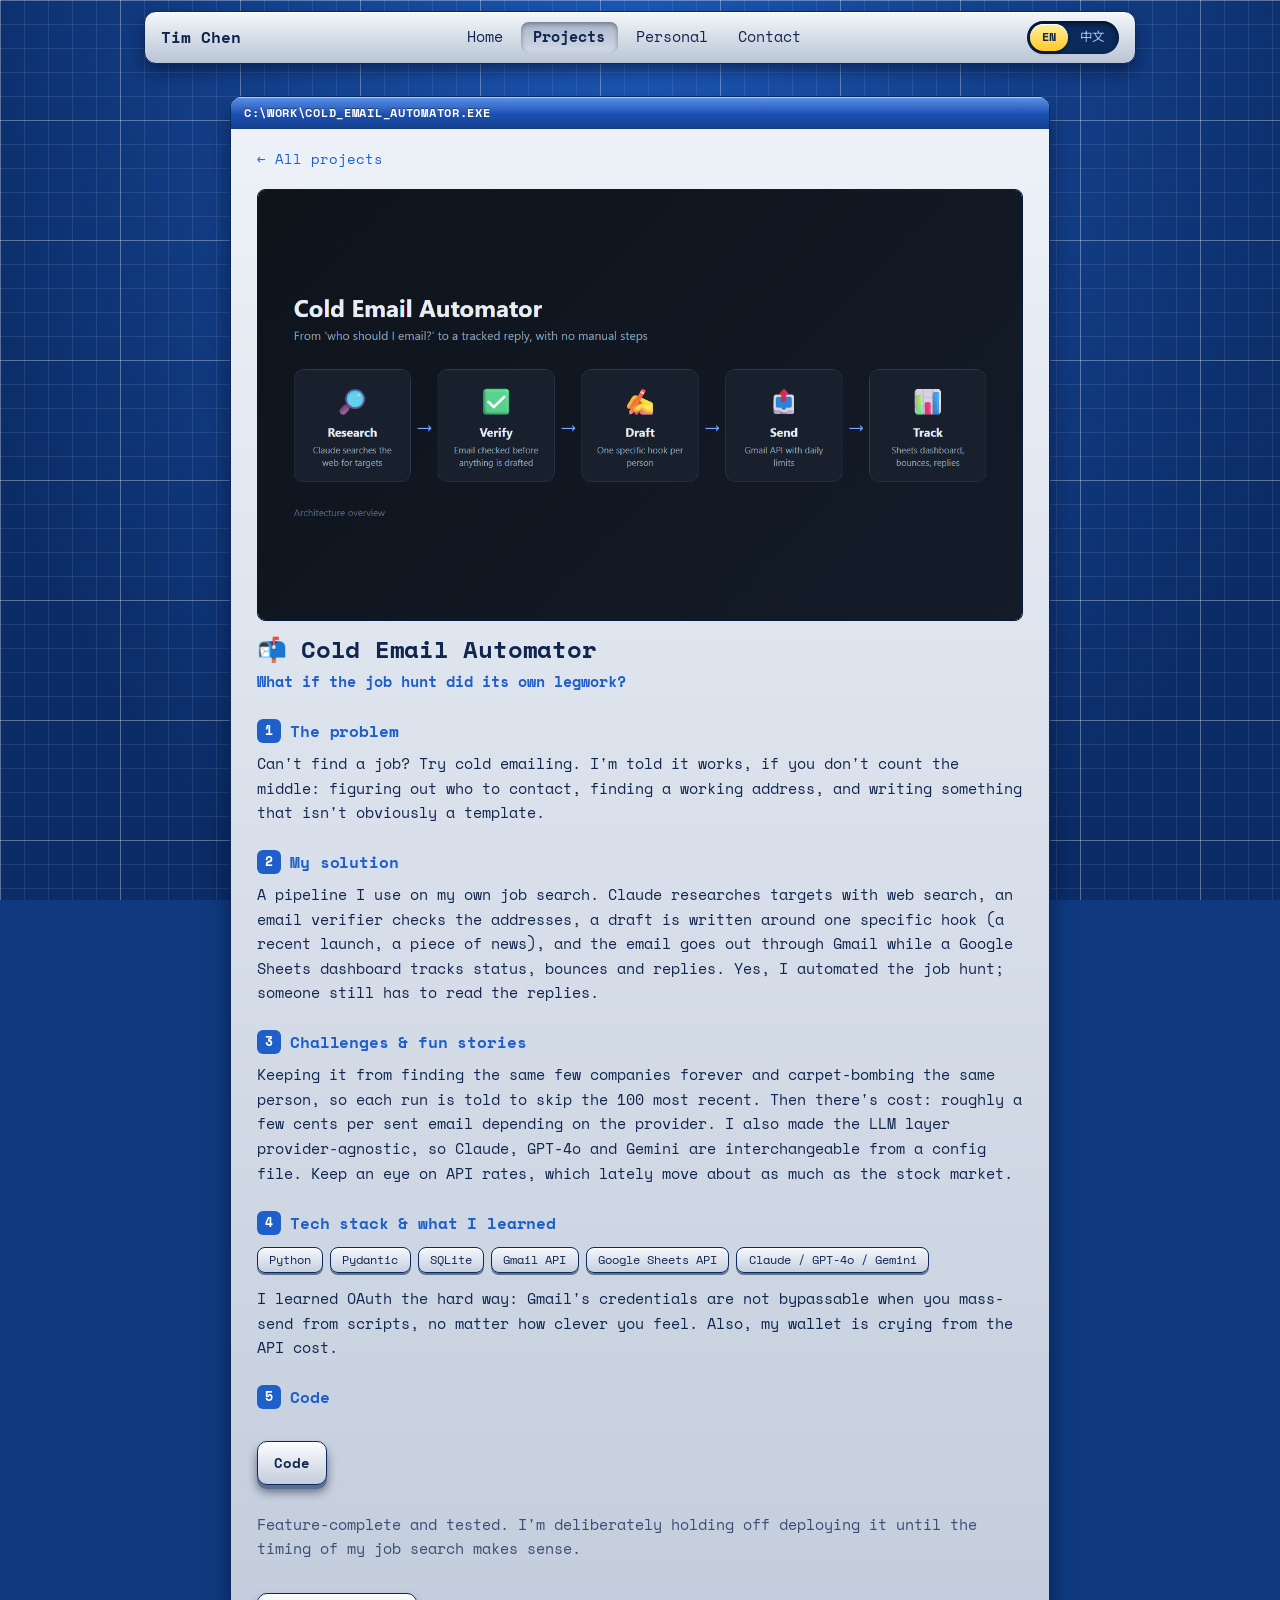
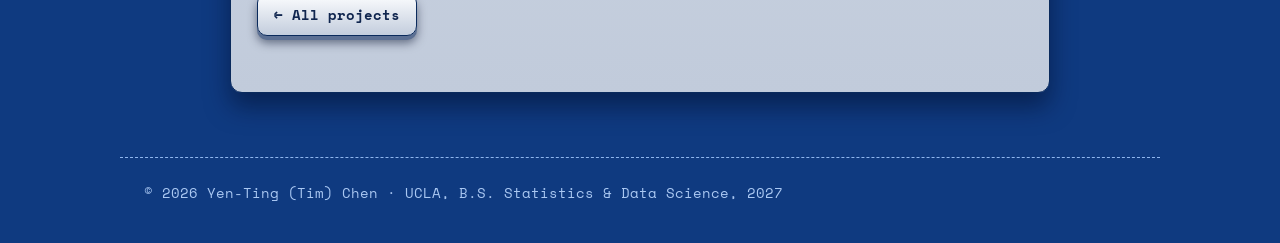
<file: projects/cold-email-automator/index.html>
<!DOCTYPE html>
<html lang="en" data-lang="en">
<head>
  <meta charset="UTF-8">
  <meta name="viewport" content="width=device-width, initial-scale=1">
  <base href="../../">
  <title>Cold Email Automator | Yen-Ting (Tim) Chen</title>
  <meta name="description" content="What if the job hunt did its own legwork? A project story by Yen-Ting (Tim) Chen: the problem, the solution, the challenges and what I learned.">
  <meta name="color-scheme" content="dark">
  <link rel="canonical" href="https://tim-chen-yen-ting.github.io/projects/cold-email-automator/">
  <meta property="og:type" content="article">
  <meta property="og:site_name" content="Yen-Ting (Tim) Chen">
  <meta property="og:title" content="Cold Email Automator | Yen-Ting (Tim) Chen">
  <meta property="og:description" content="What if the job hunt did its own legwork? A project story by Yen-Ting (Tim) Chen: the problem, the solution, the challenges and what I learned.">
  <meta property="og:url" content="https://tim-chen-yen-ting.github.io/projects/cold-email-automator/">
  <meta property="og:image" content="https://tim-chen-yen-ting.github.io/assets/img/coldemail.png">
  <meta name="twitter:card" content="summary_large_image">
  <script type="application/ld+json">{"@context": "https://schema.org", "@type": "CreativeWork", "name": "Cold Email Automator", "description": "What if the job hunt did its own legwork?", "url": "https://tim-chen-yen-ting.github.io/projects/cold-email-automator/", "image": "https://tim-chen-yen-ting.github.io/assets/img/coldemail.png", "author": {"@type": "Person", "name": "Yen-Ting Chen", "url": "https://tim-chen-yen-ting.github.io/"}}</script>
  <script>document.documentElement.classList.add("js");</script>
<link rel="preconnect" href="https://fonts.googleapis.com">
  <link rel="preconnect" href="https://fonts.gstatic.com" crossorigin>
  <link rel="stylesheet" href="https://fonts.googleapis.com/css2?family=Space+Mono:ital,wght@0,400;0,700;1,400&family=Noto+Sans+TC:wght@400;700&display=swap">
  <link rel="stylesheet" href="style.css?v=f908fcc1">
</head>
<body data-fixed-tab data-title-en="Cold Email Automator | Yen-Ting (Tim) Chen" data-title-zh="Cold Email Automator | 陳彥廷 (Tim)">
  <div class="tabbar">
    <div class="tabbar-inner">
      <a class="logo" href="#home"><span lang="en">Tim Chen</span><span lang="zh-Hant">陳彥廷 (Tim)</span></a>
      <nav id="tabs" aria-label="Sections">
        <a href="#home"><span lang="en">Home</span><span lang="zh-Hant">首頁</span></a>
        <a href="#projects" class="current" aria-current="page"><span lang="en">Projects</span><span lang="zh-Hant">專案</span></a>
        <a href="#personal"><span lang="en">Personal</span><span lang="zh-Hant">個人</span></a>
        <a href="#contact"><span lang="en">Contact</span><span lang="zh-Hant">聯絡</span></a>
      </nav>
      <div class="lang-toggle" role="group" aria-label="Language">
        <button type="button" data-set-lang="en">EN</button>
        <button type="button" data-set-lang="zh-Hant">中文</button>
      </div>
    </div>
  </div>

  <main>
    <article class="project-page" data-title="C:\WORK\COLD_EMAIL_AUTOMATOR.EXE">
      <p class="crumbs"><a href="#projects"><span lang="en">← All projects</span><span lang="zh-Hant">← 所有專案</span></a></p>
    <img class="modal-img" src="assets/img/coldemail.png" alt="Cold Email Automator pipeline diagram" loading="lazy">
    <h1 id="t-coldemail">📬 Cold Email Automator</h1>
    <p class="hook" lang="en">What if the job hunt did its own legwork?</p>
<p class="hook" lang="zh-Hant">如果求職的跑腿工作，能自己跑完呢？</p>
    <h2><span class="num">1</span><span lang="en">The problem</span><span lang="zh-Hant">問題</span></h2>
<p lang="en">Can't find a job? Try cold emailing. I'm told it works, if you don't count the middle: figuring out who to contact, finding a working address, and writing something that isn't obviously a template.</p>
<p lang="zh-Hant">當你實在找不到工作時，不如試試看陌生開發信吧。聽說那是有用的，如果不算過程的話……要想該聯絡誰、找到能用的信箱，還要寫得不像一眼就看得出來是模板。</p>
    <h2><span class="num">2</span><span lang="en">My solution</span><span lang="zh-Hant">我的解法</span></h2>
<p lang="en">A pipeline I use on my own job search. Claude researches targets with web search, an email verifier checks the addresses, a draft is written around one specific hook (a recent launch, a piece of news), and the email goes out through Gmail while a Google Sheets dashboard tracks status, bounces and replies. Yes, I automated the job hunt; someone still has to read the replies.</p>
<p lang="zh-Hant">這是我自己求職時在用的流程。Claude用網路搜尋去研究目標，信箱驗證器檢查地址有沒有效，然後圍繞一個具體的切入點（最近的新產品、一則新聞）寫信，再透過Gmail寄出，同時用Google Sheets儀表板追蹤狀態、退信和回覆。對，我把求職自動化了；不過回信，還是得有人來讀。</p>
    <h2><span class="num">3</span><span lang="en">Challenges &amp; fun stories</span><span lang="zh-Hant">挑戰與趣事</span></h2>
<p lang="en">Keeping it from finding the same few companies forever and carpet-bombing the same person, so each run is told to skip the 100 most recent. Then there's cost: roughly a few cents per sent email depending on the provider. I also made the LLM layer provider-agnostic, so Claude, GPT-4o and Gemini are interchangeable from a config file. Keep an eye on API rates, which lately move about as much as the stock market.</p>
<p lang="zh-Hant">要避免它永遠只找到同樣的幾間公司，然後一個勁地朝著同一個人信件轟炸，所以每次執行時都需要讓LLM知道要跳過最近的100間。但別忘了成本的問題：依供應商不同，每封寄出去的信大約幾美分。我也把LLM那一層做成不綁特定供應商，所以Claude、GPT-4o和Gemini，改一下設定檔就可以互換。一起盯著最新的API rate吧，最近API rate跟股市差不多上上下下的。</p>
    <h2><span class="num">4</span><span lang="en">Tech stack &amp; what I learned</span><span lang="zh-Hant">技術堆疊與我學到的</span></h2>
<p class="chips"><span>Python</span><span>Pydantic</span><span>SQLite</span><span>Gmail API</span><span>Google Sheets API</span><span>Claude / GPT-4o / Gemini</span></p>
<p lang="en">I learned OAuth the hard way: Gmail's credentials are not bypassable when you mass-send from scripts, no matter how clever you feel. Also, my wallet is crying from the API cost.</p>
<p lang="zh-Hant">我是吃了苦頭才學會OAuth：用腳本大量寄信的時候，Gmail的憑證機制是繞不過去的，不管你覺得自己有多聰明。還有，我的錢包正在為了API費用哭泣。</p>
    <h2><span class="num">5</span><span lang="en">Code</span><span lang="zh-Hant">原始碼</span></h2>
    <p class="links"><a class="button ghost" href="https://github.com/Tim-Chen-Yen-Ting/Cold-Email-Automator"><span lang="en">Code</span><span lang="zh-Hant">原始碼</span></a></p>
    <p class="note" lang="en">Feature-complete and tested. I'm deliberately holding off deploying it until the timing of my job search makes sense.</p>
<p class="note" lang="zh-Hant">功能都做完了，也測過了。我故意先不部署，等求職的時機對了再說。</p>
      <p class="links"><a class="button ghost" href="#projects"><span lang="en">← All projects</span><span lang="zh-Hant">← 所有專案</span></a></p>
    </article>
  </main>

  <footer>
    <p>&copy; <span id="year"></span> <span lang="en">Yen-Ting (Tim) Chen</span><span lang="zh-Hant">陳彥廷 (Tim)</span>&nbsp;·&nbsp;<span lang="en">UCLA, B.S. Statistics &amp; Data Science, 2027</span><span lang="zh-Hant">UCLA統計與資料科學學士，2027</span></p>
  </footer>

  <script src="script.js?v=61359169"></script>
</body>
</html>
</file>
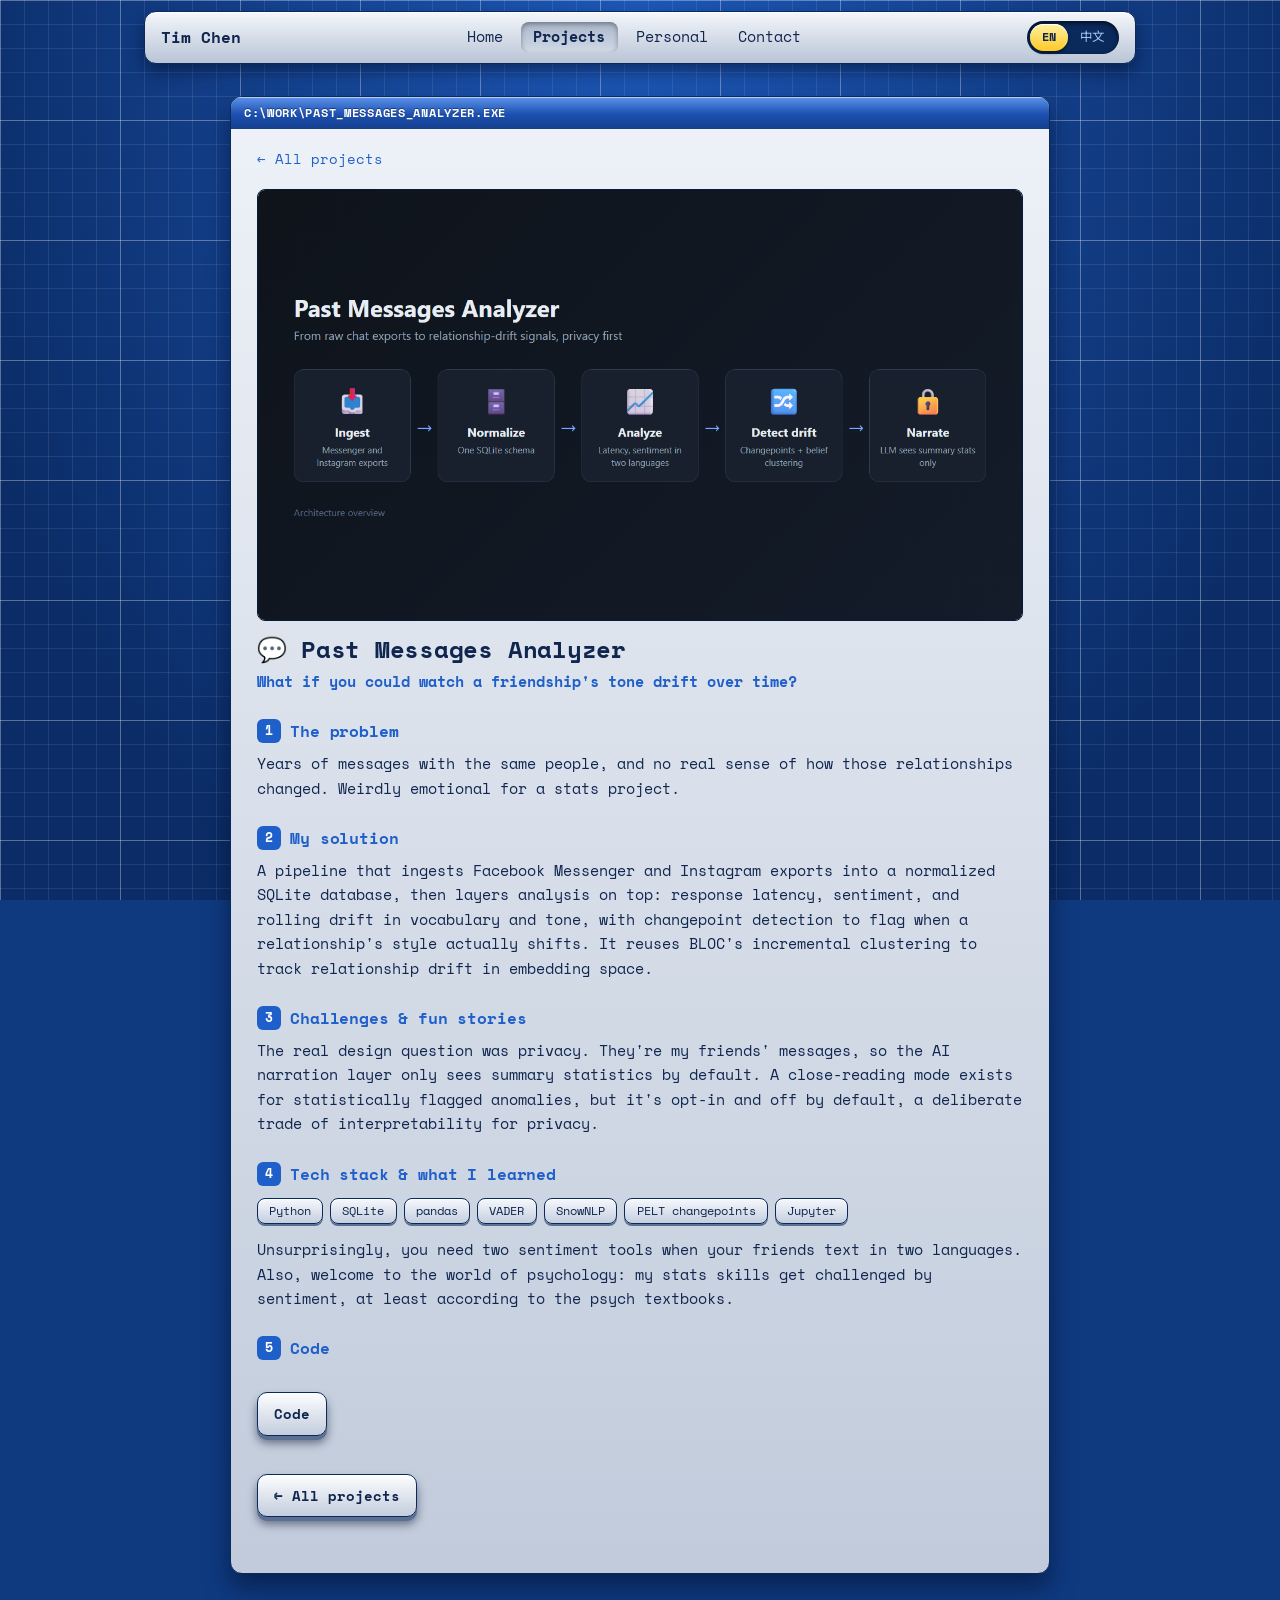
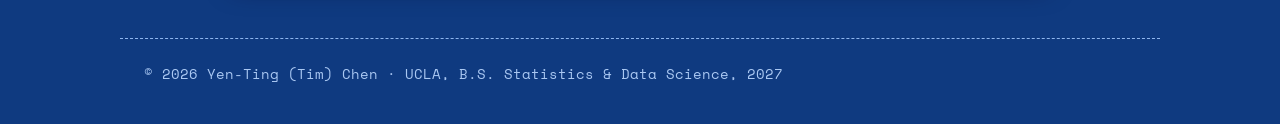
<file: projects/past-messages-analyzer/index.html>
<!DOCTYPE html>
<html lang="en" data-lang="en">
<head>
  <meta charset="UTF-8">
  <meta name="viewport" content="width=device-width, initial-scale=1">
  <base href="../../">
  <title>Past Messages Analyzer | Yen-Ting (Tim) Chen</title>
  <meta name="description" content="What if you could watch a friendship&#x27;s tone drift over time? A project story by Yen-Ting (Tim) Chen: the problem, the solution, the challenges and what I learned.">
  <meta name="color-scheme" content="dark">
  <link rel="canonical" href="https://tim-chen-yen-ting.github.io/projects/past-messages-analyzer/">
  <meta property="og:type" content="article">
  <meta property="og:site_name" content="Yen-Ting (Tim) Chen">
  <meta property="og:title" content="Past Messages Analyzer | Yen-Ting (Tim) Chen">
  <meta property="og:description" content="What if you could watch a friendship&#x27;s tone drift over time? A project story by Yen-Ting (Tim) Chen: the problem, the solution, the challenges and what I learned.">
  <meta property="og:url" content="https://tim-chen-yen-ting.github.io/projects/past-messages-analyzer/">
  <meta property="og:image" content="https://tim-chen-yen-ting.github.io/assets/img/messages.png">
  <meta name="twitter:card" content="summary_large_image">
  <script type="application/ld+json">{"@context": "https://schema.org", "@type": "CreativeWork", "name": "Past Messages Analyzer", "description": "What if you could watch a friendship's tone drift over time?", "url": "https://tim-chen-yen-ting.github.io/projects/past-messages-analyzer/", "image": "https://tim-chen-yen-ting.github.io/assets/img/messages.png", "author": {"@type": "Person", "name": "Yen-Ting Chen", "url": "https://tim-chen-yen-ting.github.io/"}}</script>
  <script>document.documentElement.classList.add("js");</script>
<link rel="preconnect" href="https://fonts.googleapis.com">
  <link rel="preconnect" href="https://fonts.gstatic.com" crossorigin>
  <link rel="stylesheet" href="https://fonts.googleapis.com/css2?family=Space+Mono:ital,wght@0,400;0,700;1,400&family=Noto+Sans+TC:wght@400;700&display=swap">
  <link rel="stylesheet" href="style.css?v=f908fcc1">
</head>
<body data-fixed-tab data-title-en="Past Messages Analyzer | Yen-Ting (Tim) Chen" data-title-zh="Past Messages Analyzer | 陳彥廷 (Tim)">
  <div class="tabbar">
    <div class="tabbar-inner">
      <a class="logo" href="#home"><span lang="en">Tim Chen</span><span lang="zh-Hant">陳彥廷 (Tim)</span></a>
      <nav id="tabs" aria-label="Sections">
        <a href="#home"><span lang="en">Home</span><span lang="zh-Hant">首頁</span></a>
        <a href="#projects" class="current" aria-current="page"><span lang="en">Projects</span><span lang="zh-Hant">專案</span></a>
        <a href="#personal"><span lang="en">Personal</span><span lang="zh-Hant">個人</span></a>
        <a href="#contact"><span lang="en">Contact</span><span lang="zh-Hant">聯絡</span></a>
      </nav>
      <div class="lang-toggle" role="group" aria-label="Language">
        <button type="button" data-set-lang="en">EN</button>
        <button type="button" data-set-lang="zh-Hant">中文</button>
      </div>
    </div>
  </div>

  <main>
    <article class="project-page" data-title="C:\WORK\PAST_MESSAGES_ANALYZER.EXE">
      <p class="crumbs"><a href="#projects"><span lang="en">← All projects</span><span lang="zh-Hant">← 所有專案</span></a></p>
    <img class="modal-img" src="assets/img/messages.png" alt="Past Messages Analyzer pipeline diagram" loading="lazy">
    <h1 id="t-messages">💬 Past Messages Analyzer</h1>
    <p class="hook" lang="en">What if you could watch a friendship's tone drift over time?</p>
<p class="hook" lang="zh-Hant">如果你看得到，一段友情的語氣是怎麼慢慢變的呢？</p>
    <h2><span class="num">1</span><span lang="en">The problem</span><span lang="zh-Hant">問題</span></h2>
<p lang="en">Years of messages with the same people, and no real sense of how those relationships changed. Weirdly emotional for a stats project.</p>
<p lang="zh-Hant">跟同一群人傳了好幾年的訊息，卻完全不知道這些關係是怎麼變的。以統計專題來說，感情有點太多了。</p>
    <h2><span class="num">2</span><span lang="en">My solution</span><span lang="zh-Hant">我的解法</span></h2>
<p lang="en">A pipeline that ingests Facebook Messenger and Instagram exports into a normalized SQLite database, then layers analysis on top: response latency, sentiment, and rolling drift in vocabulary and tone, with changepoint detection to flag when a relationship's style actually shifts. It reuses BLOC's incremental clustering to track relationship drift in embedding space.</p>
<p lang="zh-Hant">一條資料管線，把Facebook Messenger和Instagram匯出的資料，整理進一個SQLite資料庫，再往上做分析：回覆延遲、情緒，還有用詞和語氣隨時間的漂移，並用變點偵測，標出一段關係的風格什麼時候真的變了。它沿用了BLOC的增量分群，在嵌入空間裡追蹤關係的漂移。</p>
    <h2><span class="num">3</span><span lang="en">Challenges &amp; fun stories</span><span lang="zh-Hant">挑戰與趣事</span></h2>
<p lang="en">The real design question was privacy. They're my friends' messages, so the AI narration layer only sees summary statistics by default. A close-reading mode exists for statistically flagged anomalies, but it's opt-in and off by default, a deliberate trade of interpretability for privacy.</p>
<p lang="zh-Hant">真正的設計問題是隱私。這些是我朋友的訊息，所以AI的敘述層預設只看得到統計摘要。對於統計上被標出來的異常，另有一個精讀模式，但需要自己手動打開、預設是關閉的，這是我刻意用可解釋性去換隱私。</p>
    <h2><span class="num">4</span><span lang="en">Tech stack &amp; what I learned</span><span lang="zh-Hant">技術堆疊與我學到的</span></h2>
<p class="chips"><span>Python</span><span>SQLite</span><span>pandas</span><span>VADER</span><span>SnowNLP</span><span>PELT changepoints</span><span>Jupyter</span></p>
<p lang="en">Unsurprisingly, you need two sentiment tools when your friends text in two languages. Also, welcome to the world of psychology: my stats skills get challenged by sentiment, at least according to the psych textbooks.</p>
<p lang="zh-Hant">毫不意外，朋友用兩種語言傳訊息，你就需要兩套情緒分析工具。另外，歡迎來到心理學的世界：至少照心理學教科書說的，我的統計能力正在被情緒挑戰。</p>
    <h2><span class="num">5</span><span lang="en">Code</span><span lang="zh-Hant">原始碼</span></h2>
    <p class="links"><a class="button ghost" href="https://github.com/Tim-Chen-Yen-Ting/Past-Messages-Analysis"><span lang="en">Code</span><span lang="zh-Hant">原始碼</span></a></p>
      <p class="links"><a class="button ghost" href="#projects"><span lang="en">← All projects</span><span lang="zh-Hant">← 所有專案</span></a></p>
    </article>
  </main>

  <footer>
    <p>&copy; <span id="year"></span> <span lang="en">Yen-Ting (Tim) Chen</span><span lang="zh-Hant">陳彥廷 (Tim)</span>&nbsp;·&nbsp;<span lang="en">UCLA, B.S. Statistics &amp; Data Science, 2027</span><span lang="zh-Hant">UCLA統計與資料科學學士，2027</span></p>
  </footer>

  <script src="script.js?v=61359169"></script>
</body>
</html>
</file>
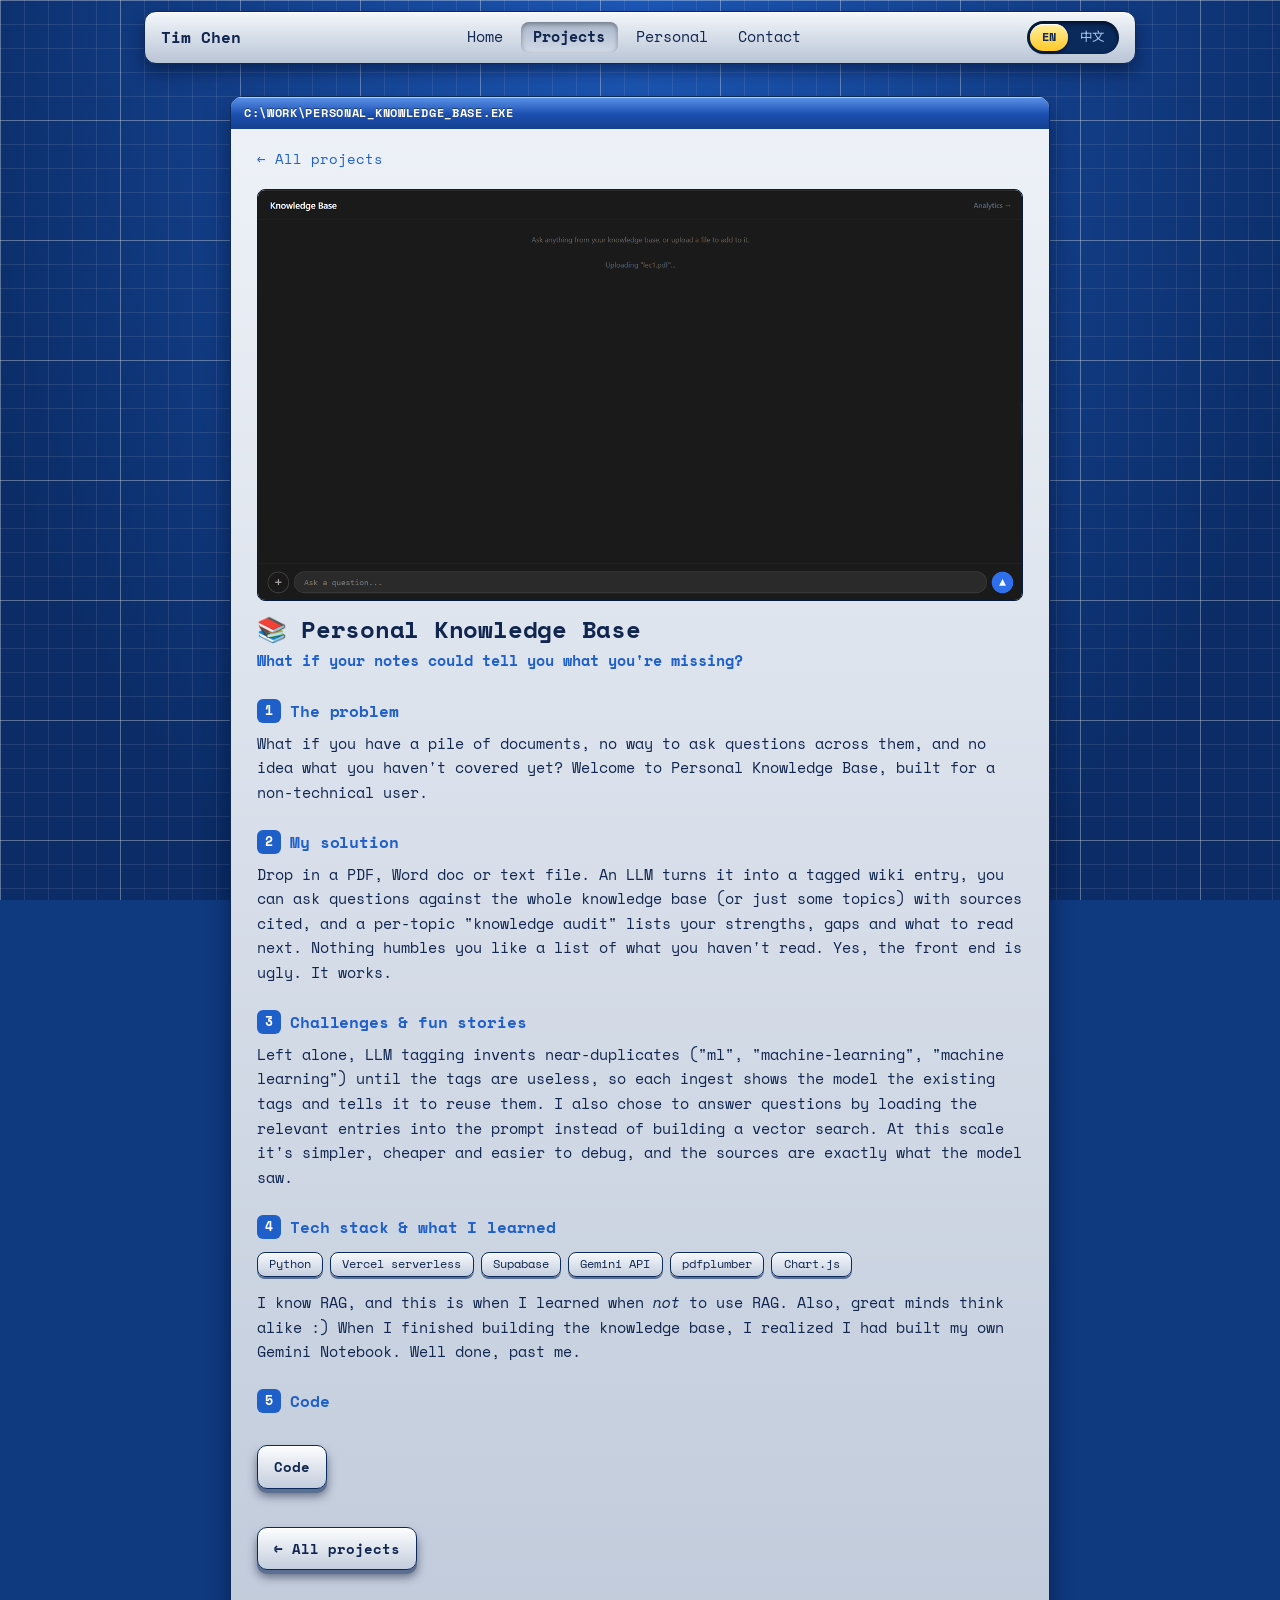
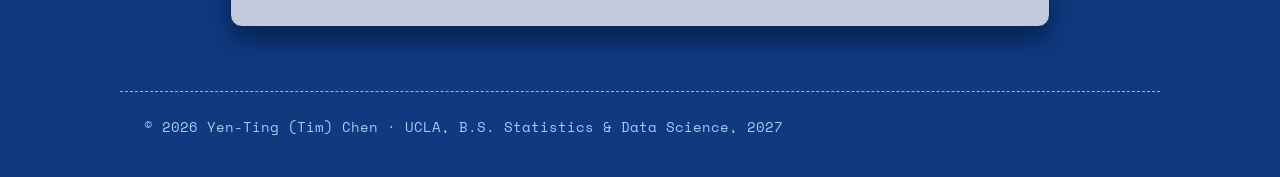
<file: projects/personal-knowledge-base/index.html>
<!DOCTYPE html>
<html lang="en" data-lang="en">
<head>
  <meta charset="UTF-8">
  <meta name="viewport" content="width=device-width, initial-scale=1">
  <base href="../../">
  <title>Personal Knowledge Base | Yen-Ting (Tim) Chen</title>
  <meta name="description" content="What if your notes could tell you what you&#x27;re missing? A project story by Yen-Ting (Tim) Chen: the problem, the solution, the challenges and what I learned.">
  <meta name="color-scheme" content="dark">
  <link rel="canonical" href="https://tim-chen-yen-ting.github.io/projects/personal-knowledge-base/">
  <meta property="og:type" content="article">
  <meta property="og:site_name" content="Yen-Ting (Tim) Chen">
  <meta property="og:title" content="Personal Knowledge Base | Yen-Ting (Tim) Chen">
  <meta property="og:description" content="What if your notes could tell you what you&#x27;re missing? A project story by Yen-Ting (Tim) Chen: the problem, the solution, the challenges and what I learned.">
  <meta property="og:url" content="https://tim-chen-yen-ting.github.io/projects/personal-knowledge-base/">
  <meta property="og:image" content="https://tim-chen-yen-ting.github.io/assets/img/pkb.png">
  <meta name="twitter:card" content="summary_large_image">
  <script type="application/ld+json">{"@context": "https://schema.org", "@type": "CreativeWork", "name": "Personal Knowledge Base", "description": "What if your notes could tell you what you're missing?", "url": "https://tim-chen-yen-ting.github.io/projects/personal-knowledge-base/", "image": "https://tim-chen-yen-ting.github.io/assets/img/pkb.png", "author": {"@type": "Person", "name": "Yen-Ting Chen", "url": "https://tim-chen-yen-ting.github.io/"}}</script>
  <script>document.documentElement.classList.add("js");</script>
<link rel="preconnect" href="https://fonts.googleapis.com">
  <link rel="preconnect" href="https://fonts.gstatic.com" crossorigin>
  <link rel="stylesheet" href="https://fonts.googleapis.com/css2?family=Space+Mono:ital,wght@0,400;0,700;1,400&family=Noto+Sans+TC:wght@400;700&display=swap">
  <link rel="stylesheet" href="style.css?v=f908fcc1">
</head>
<body data-fixed-tab data-title-en="Personal Knowledge Base | Yen-Ting (Tim) Chen" data-title-zh="Personal Knowledge Base | 陳彥廷 (Tim)">
  <div class="tabbar">
    <div class="tabbar-inner">
      <a class="logo" href="#home"><span lang="en">Tim Chen</span><span lang="zh-Hant">陳彥廷 (Tim)</span></a>
      <nav id="tabs" aria-label="Sections">
        <a href="#home"><span lang="en">Home</span><span lang="zh-Hant">首頁</span></a>
        <a href="#projects" class="current" aria-current="page"><span lang="en">Projects</span><span lang="zh-Hant">專案</span></a>
        <a href="#personal"><span lang="en">Personal</span><span lang="zh-Hant">個人</span></a>
        <a href="#contact"><span lang="en">Contact</span><span lang="zh-Hant">聯絡</span></a>
      </nav>
      <div class="lang-toggle" role="group" aria-label="Language">
        <button type="button" data-set-lang="en">EN</button>
        <button type="button" data-set-lang="zh-Hant">中文</button>
      </div>
    </div>
  </div>

  <main>
    <article class="project-page" data-title="C:\WORK\PERSONAL_KNOWLEDGE_BASE.EXE">
      <p class="crumbs"><a href="#projects"><span lang="en">← All projects</span><span lang="zh-Hant">← 所有專案</span></a></p>
    <img class="modal-img" src="assets/img/pkb.png" alt="Personal Knowledge Base chat screen" loading="lazy">
    <h1 id="t-pkb">📚 Personal Knowledge Base</h1>
    <p class="hook" lang="en">What if your notes could tell you what you're missing?</p>
<p class="hook" lang="zh-Hant">如果你的筆記，會告訴你還缺什麼呢？</p>
    <h2><span class="num">1</span><span lang="en">The problem</span><span lang="zh-Hant">問題</span></h2>
<p lang="en">What if you have a pile of documents, no way to ask questions across them, and no idea what you haven't covered yet? Welcome to Personal Knowledge Base, built for a non-technical user.</p>
<p lang="zh-Hant">當你有一大堆文件，卻沒辦法跨文件提問，也不知道自己還有哪些東西沒涵蓋到的話，怎麼辦？歡迎來到Personal Knowledge Base，這是專門為非技術背景的使用者做的。</p>
    <h2><span class="num">2</span><span lang="en">My solution</span><span lang="zh-Hant">我的解法</span></h2>
<p lang="en">Drop in a PDF, Word doc or text file. An LLM turns it into a tagged wiki entry, you can ask questions against the whole knowledge base (or just some topics) with sources cited, and a per-topic &quot;knowledge audit&quot; lists your strengths, gaps and what to read next. Nothing humbles you like a list of what you haven't read. Yes, the front end is ugly. It works.</p>
<p lang="zh-Hant">把PDF、Word或文字檔丟進去，LLM會把它變成一篇有標籤的wiki條目；你可以對整個知識庫（或只針對幾個主題）提問，答案還會附上出處；每個主題的「知識審計」會列出你的強項、缺口，還有接下來該讀什麼。沒有什麼比一份「你還沒讀的東西」清單，更能讓人謙虛。對，前端很醜。但它能用。</p>
    <h2><span class="num">3</span><span lang="en">Challenges &amp; fun stories</span><span lang="zh-Hant">挑戰與趣事</span></h2>
<p lang="en">Left alone, LLM tagging invents near-duplicates (&quot;ml&quot;, &quot;machine-learning&quot;, &quot;machine learning&quot;) until the tags are useless, so each ingest shows the model the existing tags and tells it to reuse them. I also chose to answer questions by loading the relevant entries into the prompt instead of building a vector search. At this scale it's simpler, cheaper and easier to debug, and the sources are exactly what the model saw.</p>
<p lang="zh-Hant">放著不管的話，LLM打標籤會自己發明一堆長得差不多的標籤（「ml」、「machine-learning」、「machine learning」），最後標籤就全都沒用了，所以每次匯入，都會先讓模型看過現有的標籤，並要求它重複使用。我也選擇直接把相關條目放進prompt來回答問題，而不是去做向量搜尋。在這個規模下，這樣更簡單、更便宜、更容易除錯，而且出處就剛好是模型實際看到的內容。</p>
    <h2><span class="num">4</span><span lang="en">Tech stack &amp; what I learned</span><span lang="zh-Hant">技術堆疊與我學到的</span></h2>
<p class="chips"><span>Python</span><span>Vercel serverless</span><span>Supabase</span><span>Gemini API</span><span>pdfplumber</span><span>Chart.js</span></p>
<p lang="en">I know RAG, and this is when I learned when <em>not</em> to use RAG. Also, great minds think alike :) When I finished building the knowledge base, I realized I had built my own Gemini Notebook. Well done, past me.</p>
<p lang="zh-Hant">我懂RAG，而這次是我學到什麼時候<em>不該</em>用RAG。還有，英雄所見略同 :) 做完這個知識庫之後，我才發現，我做出了一個我自己的Gemini Notebook。幹得好，過去的我。</p>
    <h2><span class="num">5</span><span lang="en">Code</span><span lang="zh-Hant">原始碼</span></h2>
    <p class="links"><a class="button ghost" href="https://github.com/Tim-Chen-Yen-Ting/Personal-Knowledge-DB-Manager"><span lang="en">Code</span><span lang="zh-Hant">原始碼</span></a></p>
      <p class="links"><a class="button ghost" href="#projects"><span lang="en">← All projects</span><span lang="zh-Hant">← 所有專案</span></a></p>
    </article>
  </main>

  <footer>
    <p>&copy; <span id="year"></span> <span lang="en">Yen-Ting (Tim) Chen</span><span lang="zh-Hant">陳彥廷 (Tim)</span>&nbsp;·&nbsp;<span lang="en">UCLA, B.S. Statistics &amp; Data Science, 2027</span><span lang="zh-Hant">UCLA統計與資料科學學士，2027</span></p>
  </footer>

  <script src="script.js?v=61359169"></script>
</body>
</html>
</file>
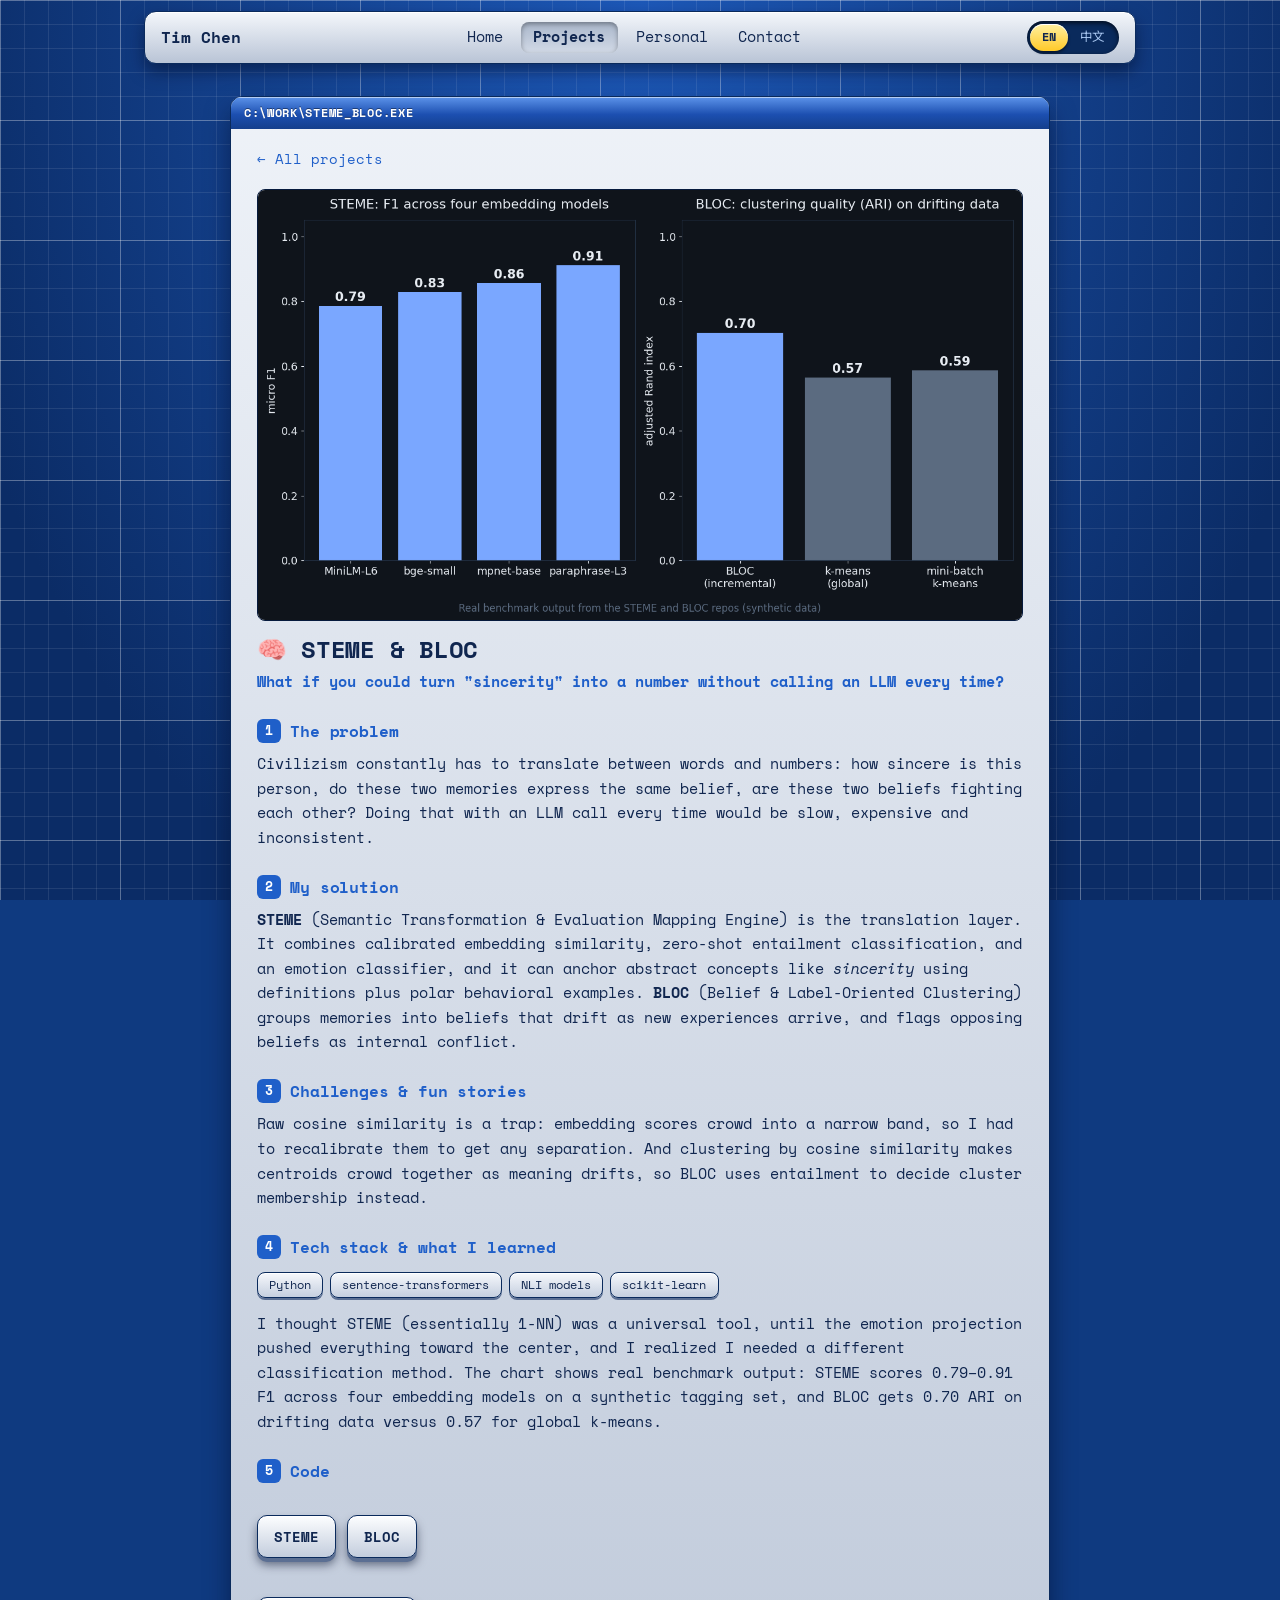
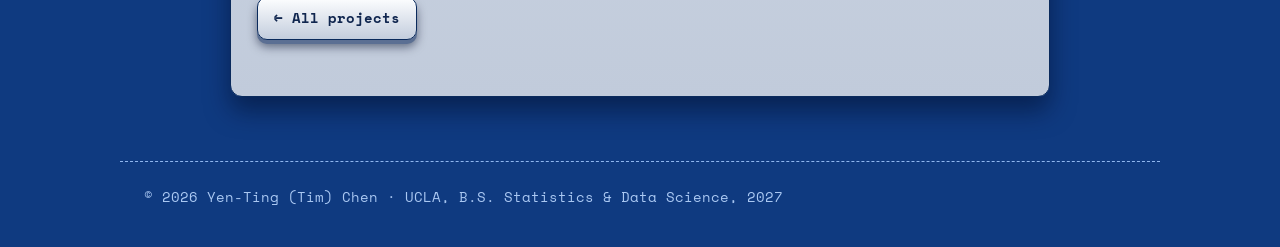
<file: projects/steme-bloc/index.html>
<!DOCTYPE html>
<html lang="en" data-lang="en">
<head>
  <meta charset="UTF-8">
  <meta name="viewport" content="width=device-width, initial-scale=1">
  <base href="../../">
  <title>STEME &amp; BLOC | Yen-Ting (Tim) Chen</title>
  <meta name="description" content="What if you could turn &quot;sincerity&quot; into a number without calling an LLM every time? A project story by Yen-Ting (Tim) Chen: the problem, the solution, the challenges and what I learned.">
  <meta name="color-scheme" content="dark">
  <link rel="canonical" href="https://tim-chen-yen-ting.github.io/projects/steme-bloc/">
  <meta property="og:type" content="article">
  <meta property="og:site_name" content="Yen-Ting (Tim) Chen">
  <meta property="og:title" content="STEME &amp; BLOC | Yen-Ting (Tim) Chen">
  <meta property="og:description" content="What if you could turn &quot;sincerity&quot; into a number without calling an LLM every time? A project story by Yen-Ting (Tim) Chen: the problem, the solution, the challenges and what I learned.">
  <meta property="og:url" content="https://tim-chen-yen-ting.github.io/projects/steme-bloc/">
  <meta property="og:image" content="https://tim-chen-yen-ting.github.io/assets/img/steme_bloc.png">
  <meta name="twitter:card" content="summary_large_image">
  <script type="application/ld+json">{"@context": "https://schema.org", "@type": "CreativeWork", "name": "STEME & BLOC", "description": "What if you could turn \"sincerity\" into a number without calling an LLM every time?", "url": "https://tim-chen-yen-ting.github.io/projects/steme-bloc/", "image": "https://tim-chen-yen-ting.github.io/assets/img/steme_bloc.png", "author": {"@type": "Person", "name": "Yen-Ting Chen", "url": "https://tim-chen-yen-ting.github.io/"}}</script>
  <script>document.documentElement.classList.add("js");</script>
<link rel="preconnect" href="https://fonts.googleapis.com">
  <link rel="preconnect" href="https://fonts.gstatic.com" crossorigin>
  <link rel="stylesheet" href="https://fonts.googleapis.com/css2?family=Space+Mono:ital,wght@0,400;0,700;1,400&family=Noto+Sans+TC:wght@400;700&display=swap">
  <link rel="stylesheet" href="style.css?v=f908fcc1">
</head>
<body data-fixed-tab data-title-en="STEME &amp; BLOC | Yen-Ting (Tim) Chen" data-title-zh="STEME &amp; BLOC | 陳彥廷 (Tim)">
  <div class="tabbar">
    <div class="tabbar-inner">
      <a class="logo" href="#home"><span lang="en">Tim Chen</span><span lang="zh-Hant">陳彥廷 (Tim)</span></a>
      <nav id="tabs" aria-label="Sections">
        <a href="#home"><span lang="en">Home</span><span lang="zh-Hant">首頁</span></a>
        <a href="#projects" class="current" aria-current="page"><span lang="en">Projects</span><span lang="zh-Hant">專案</span></a>
        <a href="#personal"><span lang="en">Personal</span><span lang="zh-Hant">個人</span></a>
        <a href="#contact"><span lang="en">Contact</span><span lang="zh-Hant">聯絡</span></a>
      </nav>
      <div class="lang-toggle" role="group" aria-label="Language">
        <button type="button" data-set-lang="en">EN</button>
        <button type="button" data-set-lang="zh-Hant">中文</button>
      </div>
    </div>
  </div>

  <main>
    <article class="project-page" data-title="C:\WORK\STEME_BLOC.EXE">
      <p class="crumbs"><a href="#projects"><span lang="en">← All projects</span><span lang="zh-Hant">← 所有專案</span></a></p>
    <img class="modal-img" src="assets/img/steme_bloc.png" alt="STEME and BLOC benchmark results" loading="lazy">
    <h1 id="t-steme">🧠 STEME &amp; BLOC</h1>
    <p class="hook" lang="en">What if you could turn &quot;sincerity&quot; into a number without calling an LLM every time?</p>
<p class="hook" lang="zh-Hant">如果不用每次都問LLM，就能把「真誠」變成一個數字呢？</p>
    <h2><span class="num">1</span><span lang="en">The problem</span><span lang="zh-Hant">問題</span></h2>
<p lang="en">Civilizism constantly has to translate between words and numbers: how sincere is this person, do these two memories express the same belief, are these two beliefs fighting each other? Doing that with an LLM call every time would be slow, expensive and inconsistent.</p>
<p lang="zh-Hant">Civilizism需要一直在文字和數字之間轉換：這個人有多真誠？這兩段記憶是同一個信念嗎？這兩個信念會不會互相衝突？如果每次都呼叫一次LLM，會又慢、又貴、又不穩定。</p>
    <h2><span class="num">2</span><span lang="en">My solution</span><span lang="zh-Hant">我的解法</span></h2>
<p lang="en"><strong>STEME</strong> (Semantic Transformation &amp; Evaluation Mapping Engine) is the translation layer. It combines calibrated embedding similarity, zero-shot entailment classification, and an emotion classifier, and it can anchor abstract concepts like <em>sincerity</em> using definitions plus polar behavioral examples. <strong>BLOC</strong> (Belief &amp; Label-Oriented Clustering) groups memories into beliefs that drift as new experiences arrive, and flags opposing beliefs as internal conflict.</p>
<p lang="zh-Hant"><strong>STEME</strong>（語意轉換與評估對應引擎）就是那一層翻譯。它結合了校準過的嵌入相似度、零樣本蘊含分類，還有情緒分類器，也可以用「定義加上兩個極端的行為範例」，替<em>真誠</em>這種抽象的概念定錨。<strong>BLOC</strong>（信念與標籤導向分群）則會把記憶歸成信念，這些信念會隨著新的經驗慢慢漂移，彼此對立的信念會被標成內在衝突。</p>
    <h2><span class="num">3</span><span lang="en">Challenges &amp; fun stories</span><span lang="zh-Hant">挑戰與趣事</span></h2>
<p lang="en">Raw cosine similarity is a trap: embedding scores crowd into a narrow band, so I had to recalibrate them to get any separation. And clustering by cosine similarity makes centroids crowd together as meaning drifts, so BLOC uses entailment to decide cluster membership instead.</p>
<p lang="zh-Hant">原始的餘弦相似度是個陷阱：嵌入分數都擠在很窄的範圍裡，我得重新校準才分得開。而且用餘弦相似度分群的話，隨著語意慢慢漂移，各群的中心會越靠越近，所以BLOC改用蘊含關係，來決定誰屬於哪一群。</p>
    <h2><span class="num">4</span><span lang="en">Tech stack &amp; what I learned</span><span lang="zh-Hant">技術堆疊與我學到的</span></h2>
<p class="chips"><span>Python</span><span>sentence-transformers</span><span>NLI models</span><span>scikit-learn</span></p>
<p lang="en">I thought STEME (essentially 1-NN) was a universal tool, until the emotion projection pushed everything toward the center, and I realized I needed a different classification method. The chart shows real benchmark output: STEME scores 0.79–0.91 F1 across four embedding models on a synthetic tagging set, and BLOC gets 0.70 ARI on drifting data versus 0.57 for global k-means.</p>
<p lang="zh-Hant">我本來以為STEME（本質上就是1-NN）是萬用工具，直到情緒投影把所有東西都往中間推，我才發現要換一種分類方法。圖上是真實的基準測試結果：在一組合成的標註資料上，STEME在四種嵌入模型下的F1是0.79–0.91；在會漂移的資料上，BLOC的ARI是0.70，全域k-means則是0.57。</p>
    <h2><span class="num">5</span><span lang="en">Code</span><span lang="zh-Hant">原始碼</span></h2>
    <p class="links"><a class="button ghost" href="https://github.com/Tim-Chen-Yen-Ting/STEME"><span lang="en">STEME</span><span lang="zh-Hant">STEME</span></a> <a class="button ghost" href="https://github.com/Tim-Chen-Yen-Ting/BLOC"><span lang="en">BLOC</span><span lang="zh-Hant">BLOC</span></a></p>
      <p class="links"><a class="button ghost" href="#projects"><span lang="en">← All projects</span><span lang="zh-Hant">← 所有專案</span></a></p>
    </article>
  </main>

  <footer>
    <p>&copy; <span id="year"></span> <span lang="en">Yen-Ting (Tim) Chen</span><span lang="zh-Hant">陳彥廷 (Tim)</span>&nbsp;·&nbsp;<span lang="en">UCLA, B.S. Statistics &amp; Data Science, 2027</span><span lang="zh-Hant">UCLA統計與資料科學學士，2027</span></p>
  </footer>

  <script src="script.js?v=61359169"></script>
</body>
</html>
</file>
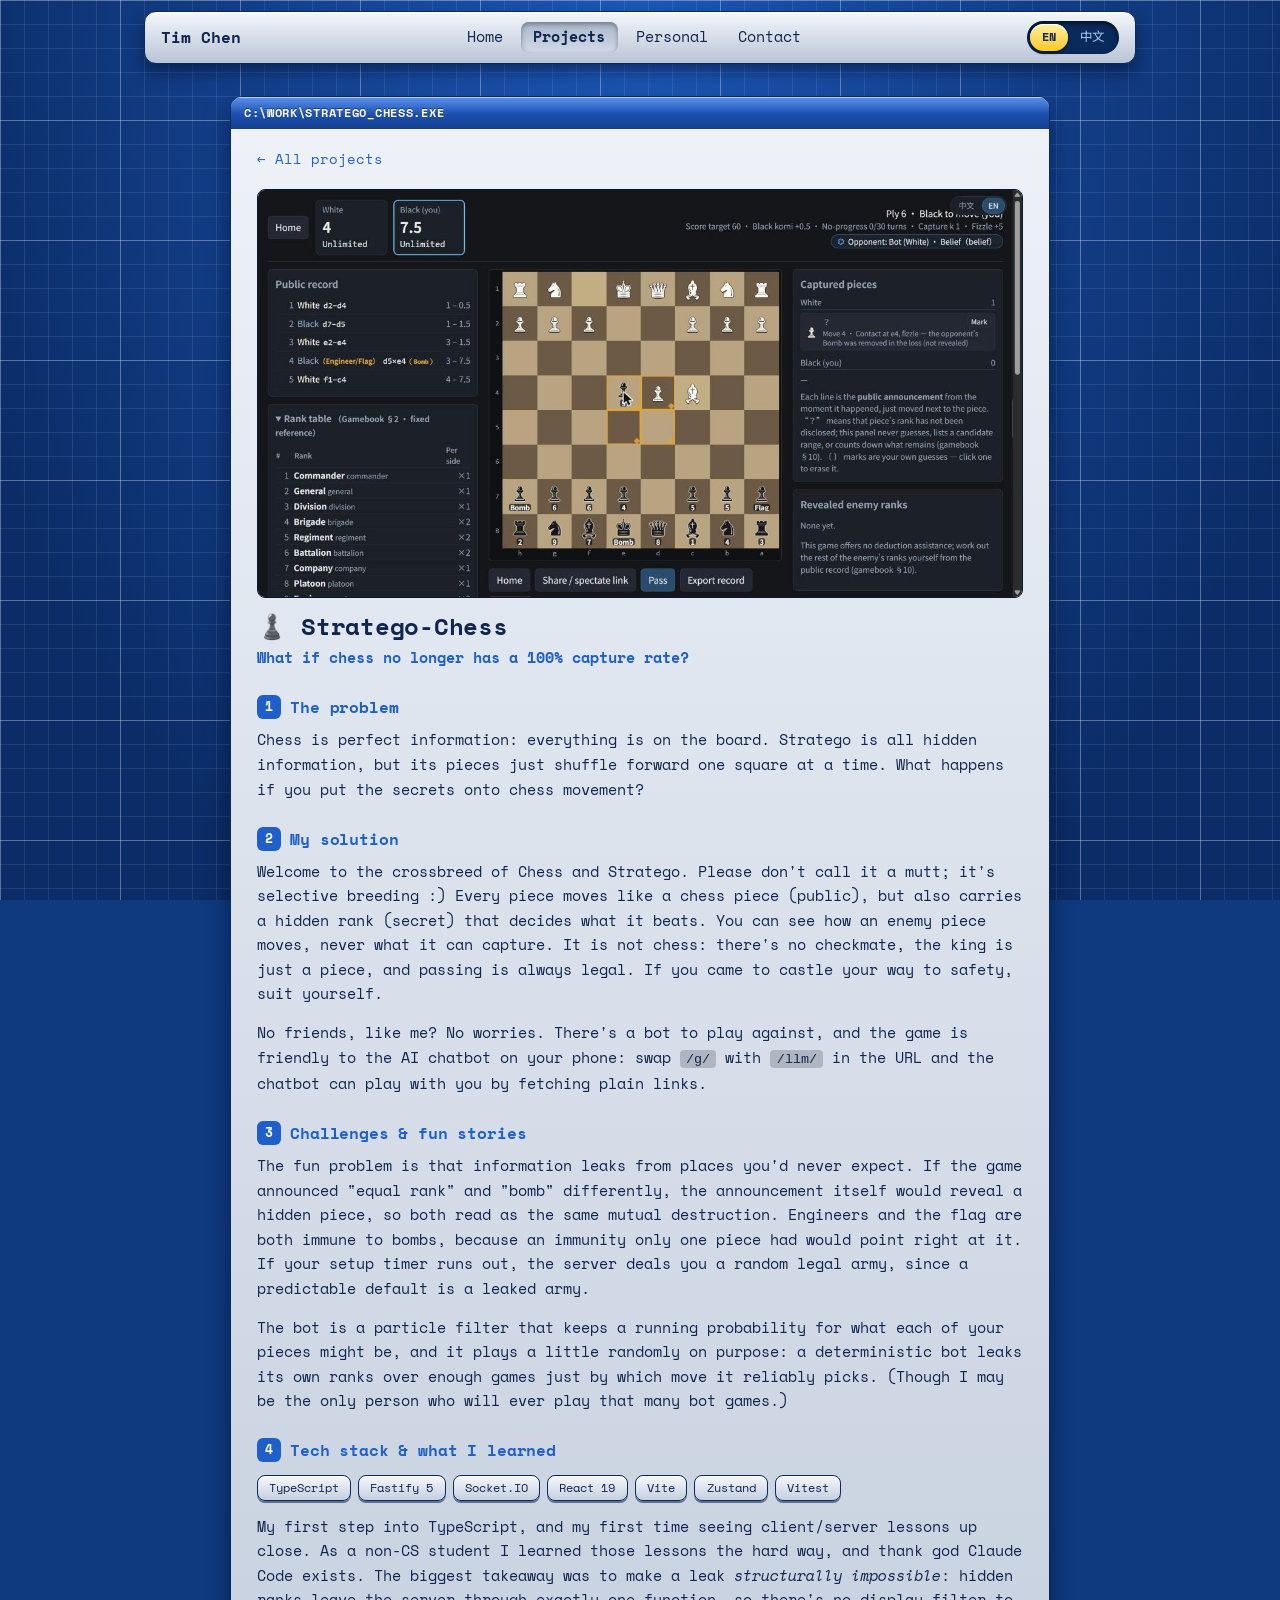
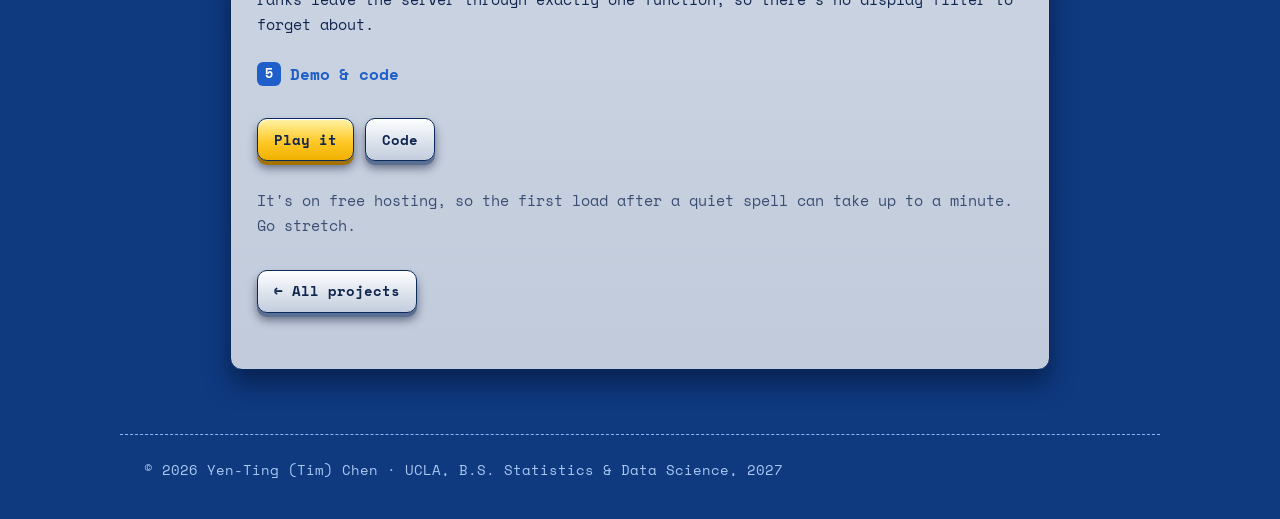
<file: projects/stratego-chess/index.html>
<!DOCTYPE html>
<html lang="en" data-lang="en">
<head>
  <meta charset="UTF-8">
  <meta name="viewport" content="width=device-width, initial-scale=1">
  <base href="../../">
  <title>Stratego-Chess | Yen-Ting (Tim) Chen</title>
  <meta name="description" content="What if chess no longer has a 100% capture rate? A project story by Yen-Ting (Tim) Chen: the problem, the solution, the challenges and what I learned.">
  <meta name="color-scheme" content="dark">
  <link rel="canonical" href="https://tim-chen-yen-ting.github.io/projects/stratego-chess/">
  <meta property="og:type" content="article">
  <meta property="og:site_name" content="Yen-Ting (Tim) Chen">
  <meta property="og:title" content="Stratego-Chess | Yen-Ting (Tim) Chen">
  <meta property="og:description" content="What if chess no longer has a 100% capture rate? A project story by Yen-Ting (Tim) Chen: the problem, the solution, the challenges and what I learned.">
  <meta property="og:url" content="https://tim-chen-yen-ting.github.io/projects/stratego-chess/">
  <meta property="og:image" content="https://tim-chen-yen-ting.github.io/assets/img/stratego.png">
  <meta name="twitter:card" content="summary_large_image">
  <script type="application/ld+json">{"@context": "https://schema.org", "@type": "CreativeWork", "name": "Stratego-Chess", "description": "What if chess no longer has a 100% capture rate?", "url": "https://tim-chen-yen-ting.github.io/projects/stratego-chess/", "image": "https://tim-chen-yen-ting.github.io/assets/img/stratego.png", "author": {"@type": "Person", "name": "Yen-Ting Chen", "url": "https://tim-chen-yen-ting.github.io/"}}</script>
  <script>document.documentElement.classList.add("js");</script>
<link rel="preconnect" href="https://fonts.googleapis.com">
  <link rel="preconnect" href="https://fonts.gstatic.com" crossorigin>
  <link rel="stylesheet" href="https://fonts.googleapis.com/css2?family=Space+Mono:ital,wght@0,400;0,700;1,400&family=Noto+Sans+TC:wght@400;700&display=swap">
  <link rel="stylesheet" href="style.css?v=f908fcc1">
</head>
<body data-fixed-tab data-title-en="Stratego-Chess | Yen-Ting (Tim) Chen" data-title-zh="行軍西洋棋Stratego-Chess | 陳彥廷 (Tim)">
  <div class="tabbar">
    <div class="tabbar-inner">
      <a class="logo" href="#home"><span lang="en">Tim Chen</span><span lang="zh-Hant">陳彥廷 (Tim)</span></a>
      <nav id="tabs" aria-label="Sections">
        <a href="#home"><span lang="en">Home</span><span lang="zh-Hant">首頁</span></a>
        <a href="#projects" class="current" aria-current="page"><span lang="en">Projects</span><span lang="zh-Hant">專案</span></a>
        <a href="#personal"><span lang="en">Personal</span><span lang="zh-Hant">個人</span></a>
        <a href="#contact"><span lang="en">Contact</span><span lang="zh-Hant">聯絡</span></a>
      </nav>
      <div class="lang-toggle" role="group" aria-label="Language">
        <button type="button" data-set-lang="en">EN</button>
        <button type="button" data-set-lang="zh-Hant">中文</button>
      </div>
    </div>
  </div>

  <main>
    <article class="project-page" data-title="C:\WORK\STRATEGO_CHESS.EXE">
      <p class="crumbs"><a href="#projects"><span lang="en">← All projects</span><span lang="zh-Hant">← 所有專案</span></a></p>
    <img class="modal-img" src="assets/img/stratego.png" alt="Stratego-Chess game screenshot" loading="lazy">
    <h1 id="t-stratego"><span lang="en">♟️ Stratego-Chess</span><span lang="zh-Hant">♟️ 行軍西洋棋Stratego-Chess</span></h1>
    <p class="hook" lang="en">What if chess no longer has a 100% capture rate?</p>
<p class="hook" lang="zh-Hant">如果西洋棋的吃子，不再是「碰到就吃掉」呢？</p>
    <h2><span class="num">1</span><span lang="en">The problem</span><span lang="zh-Hant">問題</span></h2>
<p lang="en">Chess is perfect information: everything is on the board. Stratego is all hidden information, but its pieces just shuffle forward one square at a time. What happens if you put the secrets onto chess movement?</p>
<p lang="zh-Hant">西洋棋是完全資訊，所有東西都攤在棋盤上。行軍棋整個都是隱藏資訊，但棋子只會一格一格慢慢往前挪。如果把那些祕密，搬到西洋棋的走法上，會變成什麼樣子？</p>
    <h2><span class="num">2</span><span lang="en">My solution</span><span lang="zh-Hant">我的解法</span></h2>
<p lang="en">Welcome to the crossbreed of Chess and Stratego. Please don't call it a mutt; it's selective breeding :) Every piece moves like a chess piece (public), but also carries a hidden rank (secret) that decides what it beats. You can see how an enemy piece moves, never what it can capture. It is not chess: there's no checkmate, the king is just a piece, and passing is always legal. If you came to castle your way to safety, suit yourself.</p>
<p lang="zh-Hant">歡迎來到西洋棋和行軍棋雜交的結果。別搞錯，請稱呼此為品種改良：）在這裡，每顆棋子的走法都跟西洋棋一樣（公開），但身上也藏著一個階級（祕密），決定它能吃掉誰。你看得到對方的棋子怎麼走，但永遠不知道它吃得了什麼。這不是西洋棋：沒有將死、國王只是普通的一顆棋子、而且隨時可以跳過這一回合。如果你是想靠王車易位保平安的，請自便。</p>
<p lang="en">No friends, like me? No worries. There's a bot to play against, and the game is friendly to the AI chatbot on your phone: swap <code>/g/</code> with <code>/llm/</code> in the URL and the chatbot can play with you by fetching plain links.</p>
<p lang="zh-Hant">和我一樣沒朋友嗎？沒關係，有機器人可以陪你下。而且這個遊戲對你手機上的AI聊天機器人很友善：把網址裡的<code>/g/</code>改成<code>/llm/</code>，聊天機器人只要抓取一般連結就可以陪你下棋了。</p>
    <h2><span class="num">3</span><span lang="en">Challenges &amp; fun stories</span><span lang="zh-Hant">挑戰與趣事</span></h2>
<p lang="en">The fun problem is that information leaks from places you'd never expect. If the game announced &quot;equal rank&quot; and &quot;bomb&quot; differently, the announcement itself would reveal a hidden piece, so both read as the same mutual destruction. Engineers and the flag are both immune to bombs, because an immunity only one piece had would point right at it. If your setup timer runs out, the server deals you a random legal army, since a predictable default is a leaked army.</p>
<p lang="zh-Hant">有趣的地方在於，資訊會從各個意想不到的地方洩漏出去。如果遊戲對「同階」和「炸彈」的提示不一樣，光是那個提示就會洩漏暗棋身分，所以兩種情況，都顯示成一模一樣的同歸於盡。工兵和軍旗都不怕炸彈，因為如果只有一種棋子免疫，就等於直接指給對方看。如果你佈陣的計時器跑完了，伺服器會幫你隨機排一支合法的軍隊，因為「可以預測的預設值」，就等於洩漏的軍隊。</p>
<p lang="en">The bot is a particle filter that keeps a running probability for what each of your pieces might be, and it plays a little randomly on purpose: a deterministic bot leaks its own ranks over enough games just by which move it reliably picks. (Though I may be the only person who will ever play that many bot games.)</p>
<p lang="zh-Hant">這個機器人是一個粒子濾波器，會持續更新你每顆棋子可能是什麼的機率，而且我故意讓它下得有點隨機：一個完全固定的機器人，只要下的局數夠多，光是它每次都選哪一步，就會把自己的階級洩漏出去，雖然應該只有我會玩那麼多場人機局。</p>
    <h2><span class="num">4</span><span lang="en">Tech stack &amp; what I learned</span><span lang="zh-Hant">技術堆疊與我學到的</span></h2>
<p class="chips"><span>TypeScript</span><span>Fastify 5</span><span>Socket.IO</span><span>React 19</span><span>Vite</span><span>Zustand</span><span>Vitest</span></p>
<p lang="en">My first step into TypeScript, and my first time seeing client/server lessons up close. As a non-CS student I learned those lessons the hard way, and thank god Claude Code exists. The biggest takeaway was to make a leak <em>structurally impossible</em>: hidden ranks leave the server through exactly one function, so there's no display filter to forget about.</p>
<p lang="zh-Hant">這是我第一次碰TypeScript，也是第一次近距離接觸前後端的問題。身為非資工系的學生，這些東西我都是吃足苦頭才學會的，感謝老天有Claude Code。最大的收穫是：要讓洩漏在<em>結構上就不可能發生</em>。暗棋的階級，只會從一個函式離開伺服器，所以不會有哪個顯示過濾器是被我忘記加的。</p>
    <h2><span class="num">5</span><span lang="en">Demo &amp; code</span><span lang="zh-Hant">Demo與原始碼</span></h2>
    <p class="links"><a class="button" href="https://stratego-chess.onrender.com/"><span lang="en">Play it</span><span lang="zh-Hant">開始玩</span></a> <a class="button ghost" href="https://github.com/Tim-Chen-Yen-Ting/stratego-chess"><span lang="en">Code</span><span lang="zh-Hant">原始碼</span></a></p>
    <p class="note" lang="en">It's on free hosting, so the first load after a quiet spell can take up to a minute. Go stretch.</p>
<p class="note" lang="zh-Hant">它放在免費主機上，閒置一陣子之後，第一次載入可能要等一分鐘左右。先去伸個懶腰吧。</p>
      <p class="links"><a class="button ghost" href="#projects"><span lang="en">← All projects</span><span lang="zh-Hant">← 所有專案</span></a></p>
    </article>
  </main>

  <footer>
    <p>&copy; <span id="year"></span> <span lang="en">Yen-Ting (Tim) Chen</span><span lang="zh-Hant">陳彥廷 (Tim)</span>&nbsp;·&nbsp;<span lang="en">UCLA, B.S. Statistics &amp; Data Science, 2027</span><span lang="zh-Hant">UCLA統計與資料科學學士，2027</span></p>
  </footer>

  <script src="script.js?v=61359169"></script>
</body>
</html>
</file>
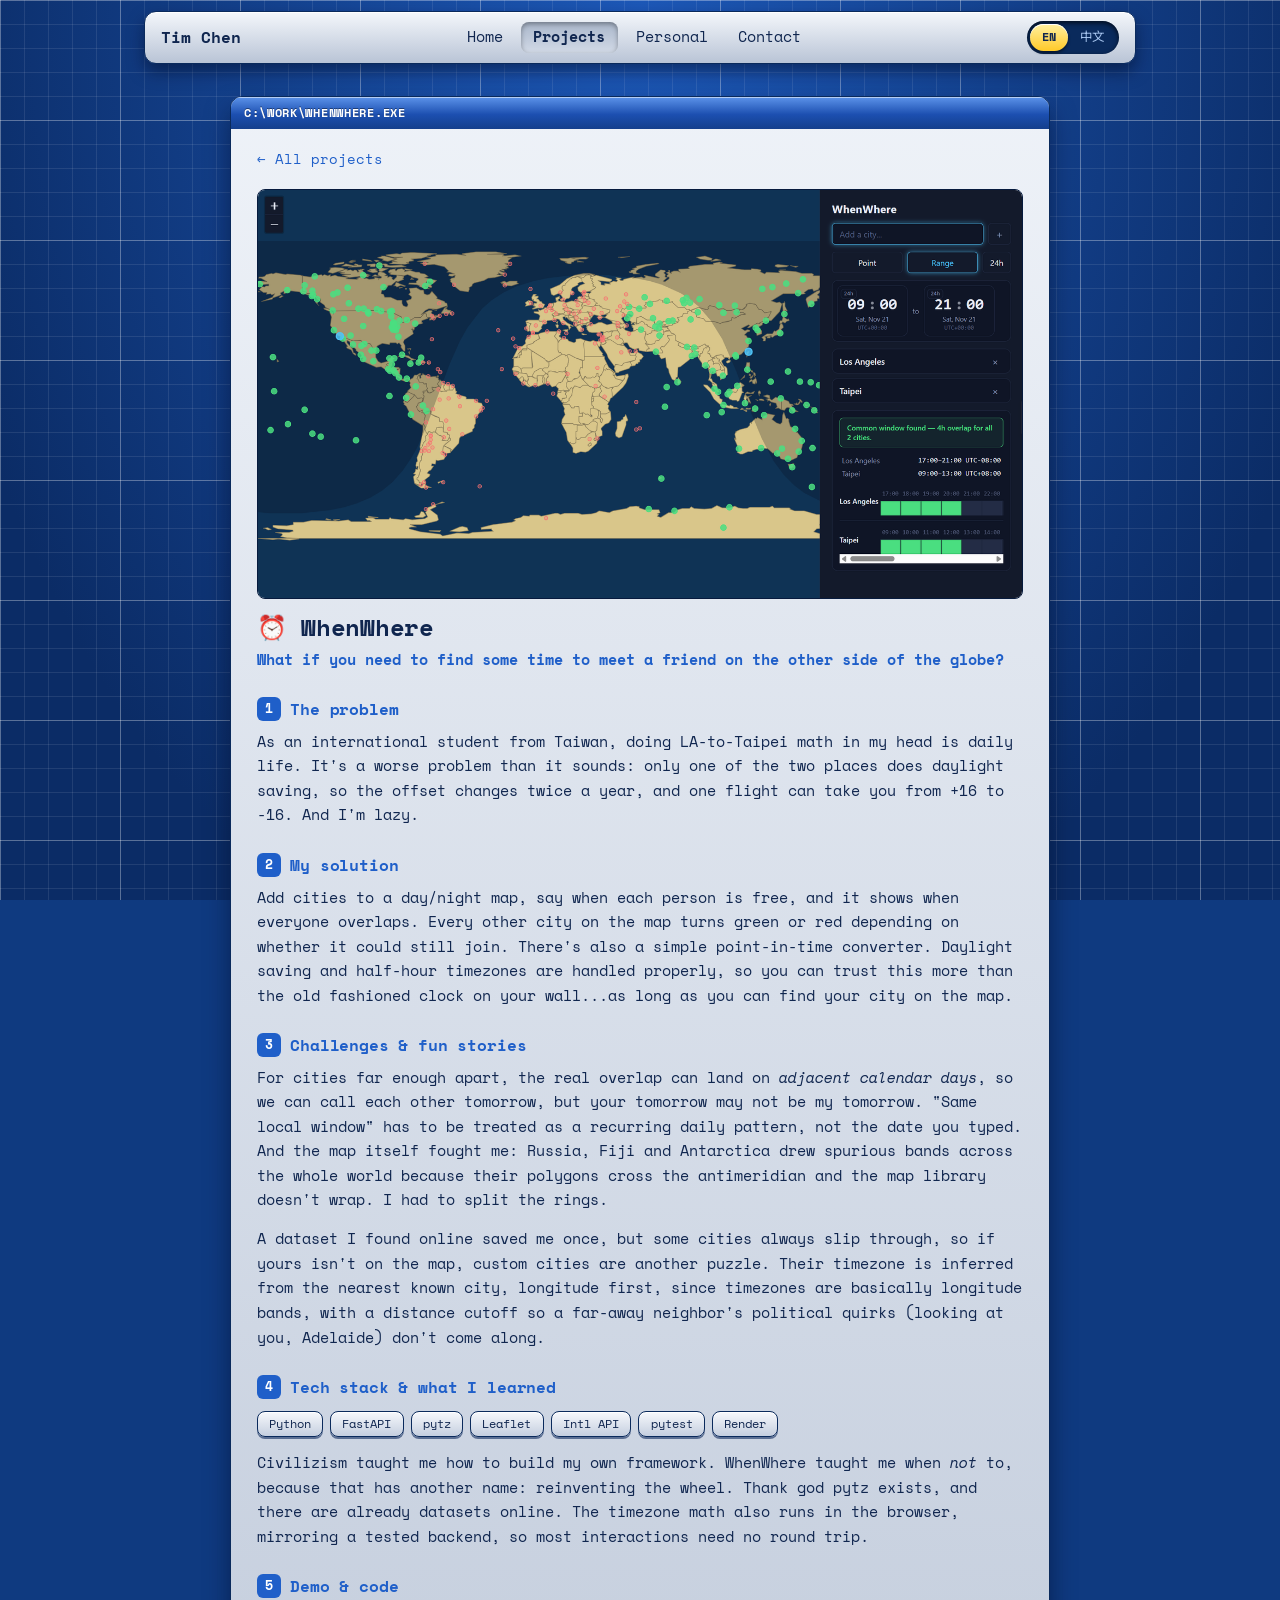
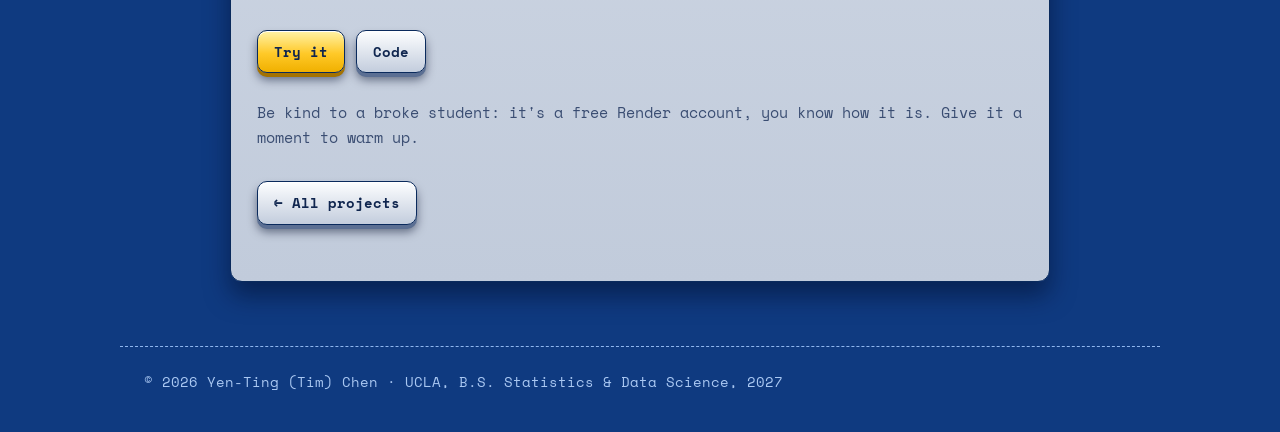
<file: projects/whenwhere/index.html>
<!DOCTYPE html>
<html lang="en" data-lang="en">
<head>
  <meta charset="UTF-8">
  <meta name="viewport" content="width=device-width, initial-scale=1">
  <base href="../../">
  <title>WhenWhere | Yen-Ting (Tim) Chen</title>
  <meta name="description" content="What if you need to find some time to meet a friend on the other side of the globe? A project story by Yen-Ting (Tim) Chen: the problem, the solution, the challenges and what I learned.">
  <meta name="color-scheme" content="dark">
  <link rel="canonical" href="https://tim-chen-yen-ting.github.io/projects/whenwhere/">
  <meta property="og:type" content="article">
  <meta property="og:site_name" content="Yen-Ting (Tim) Chen">
  <meta property="og:title" content="WhenWhere | Yen-Ting (Tim) Chen">
  <meta property="og:description" content="What if you need to find some time to meet a friend on the other side of the globe? A project story by Yen-Ting (Tim) Chen: the problem, the solution, the challenges and what I learned.">
  <meta property="og:url" content="https://tim-chen-yen-ting.github.io/projects/whenwhere/">
  <meta property="og:image" content="https://tim-chen-yen-ting.github.io/assets/img/whenwhere.png">
  <meta name="twitter:card" content="summary_large_image">
  <script type="application/ld+json">{"@context": "https://schema.org", "@type": "CreativeWork", "name": "WhenWhere", "description": "What if you need to find some time to meet a friend on the other side of the globe?", "url": "https://tim-chen-yen-ting.github.io/projects/whenwhere/", "image": "https://tim-chen-yen-ting.github.io/assets/img/whenwhere.png", "author": {"@type": "Person", "name": "Yen-Ting Chen", "url": "https://tim-chen-yen-ting.github.io/"}}</script>
  <script>document.documentElement.classList.add("js");</script>
<link rel="preconnect" href="https://fonts.googleapis.com">
  <link rel="preconnect" href="https://fonts.gstatic.com" crossorigin>
  <link rel="stylesheet" href="https://fonts.googleapis.com/css2?family=Space+Mono:ital,wght@0,400;0,700;1,400&family=Noto+Sans+TC:wght@400;700&display=swap">
  <link rel="stylesheet" href="style.css?v=f908fcc1">
</head>
<body data-fixed-tab data-title-en="WhenWhere | Yen-Ting (Tim) Chen" data-title-zh="WhenWhere | 陳彥廷 (Tim)">
  <div class="tabbar">
    <div class="tabbar-inner">
      <a class="logo" href="#home"><span lang="en">Tim Chen</span><span lang="zh-Hant">陳彥廷 (Tim)</span></a>
      <nav id="tabs" aria-label="Sections">
        <a href="#home"><span lang="en">Home</span><span lang="zh-Hant">首頁</span></a>
        <a href="#projects" class="current" aria-current="page"><span lang="en">Projects</span><span lang="zh-Hant">專案</span></a>
        <a href="#personal"><span lang="en">Personal</span><span lang="zh-Hant">個人</span></a>
        <a href="#contact"><span lang="en">Contact</span><span lang="zh-Hant">聯絡</span></a>
      </nav>
      <div class="lang-toggle" role="group" aria-label="Language">
        <button type="button" data-set-lang="en">EN</button>
        <button type="button" data-set-lang="zh-Hant">中文</button>
      </div>
    </div>
  </div>

  <main>
    <article class="project-page" data-title="C:\WORK\WHENWHERE.EXE">
      <p class="crumbs"><a href="#projects"><span lang="en">← All projects</span><span lang="zh-Hant">← 所有專案</span></a></p>
    <img class="modal-img" src="assets/img/whenwhere.png" alt="WhenWhere world map" loading="lazy">
    <h1 id="t-whenwhere">⏰ WhenWhere</h1>
    <p class="hook" lang="en">What if you need to find some time to meet a friend on the other side of the globe?</p>
<p class="hook" lang="zh-Hant">如果你要跟地球另一邊的朋友喬時間，怎麼辦？</p>
    <h2><span class="num">1</span><span lang="en">The problem</span><span lang="zh-Hant">問題</span></h2>
<p lang="en">As an international student from Taiwan, doing LA-to-Taipei math in my head is daily life. It's a worse problem than it sounds: only one of the two places does daylight saving, so the offset changes twice a year, and one flight can take you from +16 to -16. And I'm lazy.</p>
<p lang="zh-Hant">身為一個從台灣來的國際學生，在腦中算洛杉磯和台北的時差是我的日常生活。但兩邊只有一邊有日光節約時間，所以時差一年會變兩次，而且搭一次飛機就要從+16變成-16，這件事比聽起來更麻煩。而且別忘了我很懶：）</p>
    <h2><span class="num">2</span><span lang="en">My solution</span><span lang="zh-Hant">我的解法</span></h2>
<p lang="en">Add cities to a day/night map, say when each person is free, and it shows when everyone overlaps. Every other city on the map turns green or red depending on whether it could still join. There's also a simple point-in-time converter. Daylight saving and half-hour timezones are handled properly, so you can trust this more than the old fashioned clock on your wall...as long as you can find your city on the map.</p>
<p lang="zh-Hant">在日夜地圖上加入城市，說出每個人什麼時候有空，它就會告訴你大家的空檔在哪裡重疊。地圖上其他城市，則會依照「還來不來得及加入」變成綠色或紅色。另外也有單純的時間點換算。日光節約時間和半小時的時區，它也能處理，所以比起牆上那個老派的時鐘，你更可以相信它…如果你找得到自己的城市在哪的話</p>
    <h2><span class="num">3</span><span lang="en">Challenges &amp; fun stories</span><span lang="zh-Hant">挑戰與趣事</span></h2>
<p lang="en">For cities far enough apart, the real overlap can land on <em>adjacent calendar days</em>, so we can call each other tomorrow, but your tomorrow may not be my tomorrow. &quot;Same local window&quot; has to be treated as a recurring daily pattern, not the date you typed. And the map itself fought me: Russia, Fiji and Antarctica drew spurious bands across the whole world because their polygons cross the antimeridian and the map library doesn't wrap. I had to split the rings.</p>
<p lang="zh-Hant">如果兩個城市離得夠遠，真正重疊的時段，可能會落在<em>相鄰的兩天</em>而不是同一個日曆日，所以我們可以明天打電話，但你的明天可能不是我的明天。地圖本身也跟我作對：俄羅斯、斐濟和南極洲的多邊形會跨過國際換日線，但地圖函式庫不會自動接起來，結果整個世界被畫上一堆莫名其妙的條紋。我只好把那些多邊形的邊界切開。</p>
<p lang="en">A dataset I found online saved me once, but some cities always slip through, so if yours isn't on the map, custom cities are another puzzle. Their timezone is inferred from the nearest known city, longitude first, since timezones are basically longitude bands, with a distance cutoff so a far-away neighbor's political quirks (looking at you, Adelaide) don't come along.</p>
<p lang="zh-Hant">雖然網路上的資料庫已經救過我一次了，但總有漏網之魚的城市嘛，所以如果你找不到你的所在地……自訂城市又成了另一個難題。它的時區，是從最近的已知城市推出來的，先看經度，因為時區基本上就是一條一條的經度帶，再加上距離上限，免得被遠方鄰居的政治怪癖影響（說的就是你，阿德雷德）。</p>
    <h2><span class="num">4</span><span lang="en">Tech stack &amp; what I learned</span><span lang="zh-Hant">技術堆疊與我學到的</span></h2>
<p class="chips"><span>Python</span><span>FastAPI</span><span>pytz</span><span>Leaflet</span><span>Intl API</span><span>pytest</span><span>Render</span></p>
<p lang="en">Civilizism taught me how to build my own framework. WhenWhere taught me when <em>not</em> to, because that has another name: reinventing the wheel. Thank god pytz exists, and there are already datasets online. The timezone math also runs in the browser, mirroring a tested backend, so most interactions need no round trip.</p>
<p lang="zh-Hant">Civilizism教我怎麼自己蓋框架，WhenWhere教我什麼時候<em>不要</em>自己蓋，因為那有另一個名字：閉門造車。感謝老天有pytz，網路上也早就有現成的資料集。時區的計算也會在瀏覽器裡跑，對照一個測試過的後端，所以大部分操作都不用跟伺服器來回。</p>
    <h2><span class="num">5</span><span lang="en">Demo &amp; code</span><span lang="zh-Hant">Demo與原始碼</span></h2>
    <p class="links"><a class="button" href="https://whenwhere-65it.onrender.com/"><span lang="en">Try it</span><span lang="zh-Hant">試用</span></a> <a class="button ghost" href="https://github.com/Tim-Chen-Yen-Ting/WhenWhere"><span lang="en">Code</span><span lang="zh-Hant">原始碼</span></a></p>
    <p class="note" lang="en">Be kind to a broke student: it's a free Render account, you know how it is. Give it a moment to warm up.</p>
<p class="note" lang="zh-Hant">請體諒窮學生，免費Render帳戶……懂的都懂。給它一點暖機時間吧。</p>
      <p class="links"><a class="button ghost" href="#projects"><span lang="en">← All projects</span><span lang="zh-Hant">← 所有專案</span></a></p>
    </article>
  </main>

  <footer>
    <p>&copy; <span id="year"></span> <span lang="en">Yen-Ting (Tim) Chen</span><span lang="zh-Hant">陳彥廷 (Tim)</span>&nbsp;·&nbsp;<span lang="en">UCLA, B.S. Statistics &amp; Data Science, 2027</span><span lang="zh-Hant">UCLA統計與資料科學學士，2027</span></p>
  </footer>

  <script src="script.js?v=61359169"></script>
</body>
</html>
</file>
<file: style.css>
/* Blueprint x Skeuomorphism.
   Layout idea: blue drafting-paper page; content lives in retro-OS windows (title bar + metal panel);
   buttons are physical keycaps that sink when pressed. Section headings are dashed dimension lines. */
:root {
  --bg: #0f3a80;
  --text: #eaf3ff;
  --muted: #aac8f2;
  --accent: #ffe45e;
  --line: #8fb6ee;
  --ink: #10264f;
  --ink2: #3a4d72;
  --blue: #1f5fc9;
  --p1: #eef2f8;
  --p2: #c1cbdb;
  --edge: #0a2a5c;
  --shadow: rgba(2, 12, 40, 0.5);
  --focus: #ff9f1a;
  --font: "Space Mono", "Noto Sans TC", "Microsoft JhengHei", "PingFang TC", ui-monospace, monospace;
  color-scheme: dark;
}

*, *::before, *::after { box-sizing: border-box; }
html { scroll-behavior: smooth; }

body {
  margin: 0;
  font-family: var(--font);
  line-height: 1.65;
  color: var(--text);
  background-color: var(--bg);
  background-image:
    linear-gradient(rgba(255, 255, 255, 0.26) 1px, transparent 1px),
    linear-gradient(90deg, rgba(255, 255, 255, 0.26) 1px, transparent 1px),
    linear-gradient(rgba(255, 255, 255, 0.09) 1px, transparent 1px),
    linear-gradient(90deg, rgba(255, 255, 255, 0.09) 1px, transparent 1px),
    radial-gradient(ellipse at 50% 0, #1d58b8 0, #0b2c66 80%);
  background-size: 120px 120px, 120px 120px, 24px 24px, 24px 24px, 100% 100%;
  background-attachment: fixed;
}

a { color: var(--accent); text-decoration: none; }
a:hover { text-decoration: underline; }
:focus-visible { outline: 3px solid var(--focus); outline-offset: 3px; }
code { background: rgba(0, 0, 0, 0.18); padding: 0.1rem 0.4rem; border-radius: 4px; font-size: 0.9em; }
p { margin: 0 0 0.9rem; }
h1, h2, h3 { line-height: 1.25; letter-spacing: -0.01em; }

/* ---------- windows: anything that is a "retro OS window" ---------- */
.two-col > .block, .novel, .selected-card, .tile, .fact, dialog.modal, .project-page {
  --pad: 1.1rem;
  --text: var(--ink); --muted: var(--ink2); --accent: var(--blue);
  color: var(--ink);
  position: relative;
  padding: 0 var(--pad) var(--pad);
  border: 1px solid var(--edge);
  border-radius: 12px;
  overflow: hidden;
  background: linear-gradient(var(--p1), var(--p2));
  box-shadow: inset 0 1px 0 #fff, 0 14px 24px var(--shadow);
}
.two-col > .block::before, .novel::before, .selected-card::before, .tile::before, .fact::before,
dialog.modal::before, .project-page::before {
  content: attr(data-title);
  display: block;
  margin: 0 calc(-1 * var(--pad)) 0.9rem;
  padding: 0.4rem 0.8rem;
  background: linear-gradient(#5c93ea, #1c4fb0 55%, #143f8c);
  color: #fff; font-size: 0.74rem; font-weight: 700; letter-spacing: 0.06em; text-transform: uppercase;
  text-shadow: 0 -1px 0 rgba(0, 0, 0, 0.4);
  box-shadow: inset 0 1px 0 rgba(255, 255, 255, 0.55);
  min-height: 1.9rem;
}

/* ---------- header / tabs ---------- */
.masthead { max-width: 1040px; margin: 0 auto; padding: 1.1rem 1.5rem 0.5rem; }
.js body:not([data-tab="home"]) .masthead { display: none; }
.hero-meta { color: var(--muted); font-size: 0.85rem; margin: 0; }
.tabbar { position: sticky; top: 0; z-index: 20; padding: 0.7rem 1.5rem 0; }
.tabbar-inner {
  max-width: 992px; margin: 0 auto; padding: 0.55rem 1rem;
  display: flex; justify-content: space-between; align-items: center; gap: 1rem;
  border: 1px solid var(--edge); border-radius: 12px;
  background: linear-gradient(#f4f7fb, #b9c4d6);
  box-shadow: inset 0 1px 0 #fff, 0 8px 16px var(--shadow);
}
.logo { font-weight: 700; color: var(--ink); }
.logo:hover { text-decoration: none; }
nav { display: flex; gap: 0.3rem; }
nav a { color: var(--ink); padding: 0.2rem 0.8rem; border-radius: 8px; font-size: 0.92rem; }
nav a:hover { background: rgba(255, 255, 255, 0.55); text-decoration: none; }
nav a.current {
  background: linear-gradient(#a9b6ca, #d2dae7); font-weight: 700;
  box-shadow: inset 0 2px 5px rgba(0, 0, 0, 0.35);
}

/* ---------- language ---------- */
html[data-lang="en"] body [lang="zh-Hant"],
html[data-lang="zh-Hant"] body [lang="en"] { display: none !important; }
.lang-toggle {
  display: flex; flex-shrink: 0; padding: 3px; border-radius: 999px;
  background: #0a2a5c; box-shadow: inset 0 2px 5px rgba(0, 0, 0, 0.7);
}
.lang-toggle button {
  font: inherit; font-size: 0.78rem; padding: 0.2rem 0.75rem; cursor: pointer;
  background: transparent; color: #aac8f2; border: 0; border-radius: 999px;
}
html[data-lang="en"] .lang-toggle [data-set-lang="en"],
html[data-lang="zh-Hant"] .lang-toggle [data-set-lang="zh-Hant"] {
  background: linear-gradient(#fff0a0, #ffc928); color: var(--ink); font-weight: 700;
  box-shadow: 0 2px 3px rgba(0, 0, 0, 0.5), inset 0 1px 0 #fff;
}

/* ---------- panels ---------- */
main { max-width: 1040px; margin: 0 auto; padding: 0 1.5rem 3rem; }
.panel { padding-top: 1.4rem; }
.js .panel { display: none; }
.js .panel.active { display: block; animation: fade 0.25s ease; }
@keyframes fade { from { opacity: 0; transform: translateY(6px); } to { opacity: 1; transform: none; } }

/* section headings are dimension lines */
.panel-title, .block > h2, .subhead {
  display: flex; align-items: center; gap: 0.8rem;
  font-size: 1.1rem; text-transform: uppercase; letter-spacing: 0.08em; margin: 0 0 0.4rem;
}
.panel-title::after, .block > h2::after, .subhead::after { content: ""; flex: 1; border-top: 1px dashed var(--line); }
.panel-title { font-size: 1.4rem; }
.panel-sub { color: var(--muted); margin-bottom: 1.4rem; max-width: 42rem; font-size: 0.92rem; }
.subhead { margin: 2.4rem 0 0.8rem; }
.two-col > .block > h2 { display: block; text-transform: none; letter-spacing: 0; font-size: 1.15rem; margin: 0 0 0.6rem; }
.two-col > .block > h2::after { display: none; }

/* ---------- keycap buttons ---------- */
.links { display: flex; flex-wrap: wrap; gap: 0.7rem; margin: 1.2rem 0 1.3rem; padding-bottom: 0.4rem; }
.button, .download, .resume-tile, .glance-item {
  color: var(--ink);
  background: linear-gradient(#fdfeff, #c3cddd);
  border: 1px solid var(--edge);
  box-shadow: 0 4px 0 #5b6f93, 0 7px 10px var(--shadow), inset 0 1px 0 #fff;
  transition: transform 0.08s ease, box-shadow 0.08s ease;
}
.button {
  display: inline-block; padding: 0.55rem 1rem; border-radius: 10px;
  font: inherit; font-weight: 700; font-size: 0.9rem; cursor: pointer;
}
.button:not(.ghost) {
  background: linear-gradient(#fff3a8, #ffc928 55%, #f0b000);
  box-shadow: 0 4px 0 #a47200, 0 7px 10px var(--shadow), inset 0 1px 0 #fff;
}
.button:hover, .download:hover, .resume-tile:hover, .glance-item:hover, .glance-item:focus-visible {
  text-decoration: none; filter: brightness(1.06);
}
.button:active, .download:active, .resume-tile:active, .glance-item:active {
  transform: translateY(3px);
  box-shadow: 0 1px 0 #5b6f93, 0 2px 4px var(--shadow), inset 0 1px 0 #fff;
}
.button:not(.ghost):active { box-shadow: 0 1px 0 #a47200, 0 2px 4px var(--shadow), inset 0 1px 0 #fff; }
.button:disabled { opacity: 0.7; cursor: progress; }
button.button { line-height: 1.4; }

.chips { display: flex; flex-wrap: wrap; gap: 0.45rem; margin: 0.8rem 0; }
.chips > span {
  font-size: 0.78rem; color: var(--ink); padding: 0.1rem 0.7rem; border-radius: 8px;
  background: linear-gradient(#f6f8fc, #c5cfdf); border: 1px solid var(--edge);
  box-shadow: 0 2px 0 #5b6f93, inset 0 1px 0 #fff;
}
.note { color: var(--muted); font-size: 0.85rem; }
.meta, .date { color: var(--muted); font-size: 0.9rem; }
.hook { font-weight: 700; font-size: 1rem; color: var(--accent); }

/* ---------- home: hero ---------- */
.hero { display: flex; gap: 1.6rem; align-items: stretch; position: relative; }
.hero > div { align-self: center; }
.hero .links { margin: 0.8rem 0 0; padding-bottom: 0; }
.hero::after {
  content: "FIG. 1  SCALE 1:1  REV. 2026"; position: absolute; right: 0; top: -0.6rem;
  font-size: 0.68rem; color: var(--muted); border: 1px dashed var(--line); padding: 0.2rem 0.5rem;
}
.headshot {
  width: 190px; height: auto; align-self: stretch; border-radius: 12px; object-fit: cover; object-position: center 20%; flex-shrink: 0;
  border: 3px solid #eaf3ff; box-shadow: 0 0 0 1px var(--edge), 6px 6px 0 rgba(4, 20, 60, 0.55);
}
.eyebrow { color: var(--muted); font-size: 0.75rem; letter-spacing: 0.14em; text-transform: uppercase; margin: 0 0 0.3rem; }
.eyebrow::before { content: "+ "; color: var(--accent); }
.hero h1 { font-size: clamp(1.4rem, 3.2vw, 2.1rem); margin: 0 0 0.5rem; max-width: 34ch; text-wrap: balance; }
.tagline { font-size: 0.92rem; color: var(--muted); max-width: 40rem; margin-bottom: 0.4rem; }

/* ---------- home: blocks ---------- */
.block { margin-top: 1.8rem; }
.panel > .block:first-child { margin-top: 0; }
.two-col { display: grid; grid-template-columns: 1.4fr 1fr; gap: 1.2rem; margin-top: 1.8rem; }
.two-col > .block { margin-top: 0; }
.edu-school { font-size: 1.15rem; font-weight: 700; margin-bottom: 0.1rem; }
.edu-dates { color: var(--blue); font-weight: 700; }

.selected-grid { display: grid; grid-template-columns: 1fr 1fr; gap: 1.2rem; margin-top: 1rem; }
.selected-card { display: flex; flex-direction: column; min-width: 0; }
.selected-card h3 { margin: 0 0 0.2rem; font-size: 1.15rem; line-height: 1.3; }
.selected-card .hook { margin: 0.1rem 0 0.5rem; }
.selected-card p { font-size: 0.92rem; }
.selected-card .links { margin: auto 0 0.2rem; padding-top: 0.8rem; padding-bottom: 0; }
.thumb-wide {
  width: 100%; aspect-ratio: 16 / 9; object-fit: cover; object-position: top;
  border-radius: 6px; border: 1px solid #061a3d; display: block; margin-bottom: 0.9rem;
}
.clickable { cursor: pointer; transition: transform 0.15s ease, box-shadow 0.15s ease; }
.clickable:hover, .clickable:focus-visible {
  transform: translateY(-3px); outline: none;
  box-shadow: inset 0 1px 0 #fff, 0 20px 30px var(--shadow);
}
.stats { display: grid; grid-template-columns: 1fr 1fr; gap: 0.5rem; margin: 0.4rem 0 0; }
.stat {
  background: linear-gradient(#0a1f45, #0f2e66); border: 1px solid #061a3d; border-radius: 8px;
  padding: 0.5rem 0.65rem; box-shadow: inset 0 3px 8px rgba(0, 0, 0, 0.7), 0 1px 0 #fff;
}
.stat b { display: block; font-size: 1.35rem; line-height: 1.1; color: #ffe45e; text-shadow: 0 0 8px rgba(255, 228, 94, 0.6); }
.stat span { font-size: 0.74rem; color: #bcd3f5; line-height: 1.3; display: block; margin-top: 0.15rem; }

/* the nightly-eval toy */
.gizmo {
  display: flex; flex-wrap: wrap; gap: 0.7rem; align-items: center; margin: 0.9rem 0 0.3rem; padding: 0.6rem;
  border-radius: 10px; background: linear-gradient(#b5c0d1, #d3dae6);
  box-shadow: inset 0 2px 5px rgba(0, 0, 0, 0.35), 0 1px 0 #fff;
}
.lcd {
  font-size: 1.1rem; color: #4cff6a; background: #07150f; padding: 0.35rem 0.7rem; border-radius: 6px;
  box-shadow: inset 0 3px 8px rgba(0, 0, 0, 0.8), 0 1px 0 #fff; text-shadow: 0 0 8px rgba(76, 255, 106, 0.7);
  letter-spacing: 0.08em; font-variant-numeric: tabular-nums;
}
.led {
  width: 14px; height: 14px; border-radius: 50%; display: inline-block;
  background: radial-gradient(circle at 35% 30%, #7a3a3a, #3a1212);
  box-shadow: inset 0 -2px 3px rgba(0, 0, 0, 0.5), 0 0 0 2px #8e9bb2, 0 1px 0 3px #fff;
  transition: background 0.2s, box-shadow 0.2s;
}
.led.run { background: radial-gradient(circle at 35% 30%, #ffe9a0, #ffb000); box-shadow: 0 0 10px #ffb000, 0 0 0 2px #8e9bb2, 0 1px 0 3px #fff; }
.led.ok { background: radial-gradient(circle at 35% 30%, #c8ffd2, #16c93c); box-shadow: 0 0 12px #4cff6a, 0 0 0 2px #8e9bb2, 0 1px 0 3px #fff; }
.selected-card .note { margin: 0.1rem 0 0; font-size: 0.78rem; }

/* ---------- home: glance + toolbox ---------- */
.glance { display: grid; grid-template-columns: repeat(2, 1fr); gap: 0.9rem 1.2rem; margin-top: 1rem; }
.glance-item {
  display: flex; gap: 0.9rem; align-items: flex-start; text-align: left; font: inherit;
  cursor: pointer; padding: 0.8rem 1rem; border-radius: 10px; min-width: 0;
}
.glance-item:hover, .glance-item:focus-visible { background: linear-gradient(#fff6b8, #ffd54a); }
.glance-emoji { font-size: 1.6rem; line-height: 1.2; }
.glance-main { display: block; min-width: 0; }
.glance-title { display: block; font-weight: 700; }
.glance-text { display: block; color: var(--ink2); font-size: 0.85rem; line-height: 1.45; margin: 0.15rem 0 0.45rem; }
.glance-badges { display: flex; flex-wrap: wrap; gap: 0.3rem; }
.glance-badges i {
  font-style: normal; font-size: 0.7rem; color: var(--blue); font-weight: 700;
  border: 1px solid rgba(10, 42, 92, 0.45); border-radius: 6px; padding: 0 0.5rem;
}
.tool-label { margin: 1rem 0 0; font-size: 0.78rem; text-transform: uppercase; letter-spacing: 0.08em; color: var(--muted); }
.toolbox .chips { margin: 0.4rem 0 0; }

/* ---------- gallery ---------- */
.gallery { display: grid; grid-template-columns: repeat(2, 1fr); gap: 1.4rem; }
.tile {
  --pad: 0;
  display: block; width: 100%; text-align: left; font: inherit; color: var(--ink); cursor: pointer;
  transition: transform 0.15s ease, box-shadow 0.15s ease;
}
.tile::before { margin-bottom: 0.9rem; }
.tile:hover, .tile:focus-visible { transform: translateY(-3px); box-shadow: inset 0 1px 0 #fff, 0 20px 30px var(--shadow); outline: none; }
.thumb {
  display: block; position: relative; aspect-ratio: 16 / 9; overflow: hidden;
  margin: 0 1rem; border-radius: 6px; border: 1px solid #061a3d; background: #0b2a5c;
}
.thumb img { position: absolute; inset: 0; width: 100%; height: 100%; object-fit: cover; object-position: top; display: block; transition: transform 0.3s ease; }
.thumb.contain { background: #0f141b; }
.thumb.contain img { object-fit: contain; object-position: center; }
.tile:hover .thumb img { transform: scale(1.03); }
.tile-body { display: block; padding: 0.9rem 1rem 1.1rem; }
.tile-title { display: block; font-weight: 700; font-size: 1.05rem; }
.tile-q { display: block; margin-top: 0.35rem; color: var(--blue); font-weight: 700; font-size: 0.92rem; line-height: 1.4; }
.tile-a { display: block; margin-top: 0.35rem; color: var(--ink2); font-size: 0.85rem; line-height: 1.5; }
.tile-more { display: block; margin-top: 0.7rem; color: var(--blue); font-size: 0.85rem; font-weight: 700; }
.art { display: flex; align-items: center; justify-content: center; font-size: 4.5rem; }

/* ---------- personal ---------- */
.novel { margin-bottom: 0.5rem; }
.novel h3 { font-size: 1.25rem; margin: 0 0 0.4rem; }
.facts { display: grid; grid-template-columns: repeat(2, 1fr); gap: 1.2rem; }
.fact p { margin: 0; color: var(--ink2); font-size: 0.9rem; }
.fact .fact-label { color: var(--ink); font-weight: 700; margin-bottom: 0.3rem; font-size: 1rem; }

/* ---------- contact ---------- */
.cheat { margin: 0; }
.cheat-row { display: grid; grid-template-columns: 7.5rem 1fr; gap: 0.8rem; padding: 0.55rem 0; border-bottom: 1px dashed rgba(10, 42, 92, 0.35); }
.cheat-row:last-child { border-bottom: 0; }
.cheat dt { color: var(--ink2); font-size: 0.85rem; }
.cheat dd { margin: 0; font-weight: 700; font-size: 0.92rem; }
.clock-row {
  display: flex; justify-content: space-between; align-items: baseline; gap: 1rem; margin-bottom: 0.6rem;
  padding: 0.5rem 0.8rem; border-radius: 8px; background: #07150f;
  box-shadow: inset 0 3px 8px rgba(0, 0, 0, 0.8), 0 1px 0 #fff;
}
.clock-city { color: #7fd6a0; font-size: 0.78rem; letter-spacing: 0.1em; text-transform: uppercase; }
.clock-time { font-size: 1.5rem; font-weight: 700; color: #4cff6a; text-shadow: 0 0 8px rgba(76, 255, 106, 0.7); font-variant-numeric: tabular-nums; }
.clocks .note { margin-top: 0.9rem; }
.faqs { display: grid; gap: 0.8rem; }
.faq {
  color: var(--ink); border: 1px solid var(--edge); border-radius: 10px; padding: 0 1.1rem;
  background: linear-gradient(#f6f8fc, #cfd8e6); box-shadow: inset 0 1px 0 #fff, 0 6px 10px var(--shadow);
  --muted: var(--ink2); --accent: var(--blue);
}
.faq summary { cursor: pointer; padding: 0.9rem 0; font-weight: 700; list-style: none; }
.faq summary::-webkit-details-marker { display: none; }
.faq summary::before { content: "▶ "; color: var(--blue); font-size: 0.8em; }
.faq[open] summary::before { content: "▼ "; }
.faq p { color: var(--ink2); font-size: 0.92rem; }
.downloads { display: grid; grid-template-columns: repeat(2, 1fr); gap: 1rem; }
.download { display: flex; flex-direction: column; gap: 0.15rem; padding: 0.9rem 1.1rem; border-radius: 10px; }
.download:hover { background: linear-gradient(#fff6b8, #ffd54a); }
.download span { color: var(--ink2); font-size: 0.82rem; }

/* ---------- popups ---------- */
dialog.modal {
  --pad: 1.6rem;
  width: min(92vw, 780px); max-height: 90vh; overflow-y: auto; padding-top: 0; padding-bottom: 2rem;
  box-shadow: 0 30px 60px rgba(0, 0, 0, 0.6);
}
/* The window rule above sets position: relative; a modal must stay fixed to the viewport. */
dialog.modal { position: fixed; inset: 0; margin: auto; overscroll-behavior: contain; scrollbar-color: #5b6f93 #c1cbdb; }
body:has(dialog.modal[open]) { overflow: hidden; }
dialog.modal::backdrop { background: rgba(5, 16, 45, 0.72); }
dialog.modal::before { position: sticky; top: 0; z-index: 2; margin-bottom: 0; }
dialog.modal form { position: sticky; top: 1.9rem; height: 0; margin: 0 -0.7rem 0 0; z-index: 3; text-align: right; }
.close {
  position: relative; top: -1.65rem;
  width: 1.5rem; height: 1.5rem; padding: 0; cursor: pointer; border-radius: 6px; font-size: 1rem; line-height: 1; color: var(--ink);
  background: linear-gradient(#fdfeff, #c3cddd); border: 1px solid var(--edge); box-shadow: 0 2px 0 #5b6f93, inset 0 1px 0 #fff;
}
.close:active { top: -1.5rem; box-shadow: inset 0 1px 0 #fff; }
dialog.modal h2, .project-page h1 { font-size: 1.5rem; margin: 1.2rem 0 0.3rem; }
dialog.modal h3, .project-page h2 {
  display: flex; align-items: center; gap: 0.6rem; font-size: 1rem; margin: 1.6rem 0 0.5rem; color: var(--blue);
}
dialog.modal h3 .num, .project-page h2 .num {
  display: inline-flex; align-items: center; justify-content: center; flex-shrink: 0;
  min-width: 1.5rem; height: 1.5rem; border-radius: 6px;
  background: var(--blue); color: #fff; font-size: 0.8rem; font-weight: 700;
}
dialog.modal p, .project-page p { font-size: 0.93rem; }
.modal-img { width: 100%; border-radius: 8px; border: 1px solid #061a3d; margin: 1.2rem 0 0.8rem; display: block; }
.modal-img.portrait { width: auto; max-width: 100%; max-height: 420px; margin: 1.2rem auto 0.8rem; }
.modal-diagram { width: 100%; border-radius: 8px; border: 1px solid #061a3d; background: #fff; margin: 0.4rem 0 0.8rem; display: block; }
dialog.modal .links .button:not(.ghost), .project-page .links .button:not(.ghost) { color: var(--ink); }
.permalink { margin: 1.6rem 0 0; font-size: 0.85rem; }

/* ---------- resume picker ---------- */
.resume-grid { display: grid; grid-template-columns: repeat(2, 1fr); gap: 1rem; margin-top: 1rem; }
.resume-tile { display: flex; flex-direction: column; gap: 0.35rem; padding: 1rem 1.1rem; min-height: 10rem; border-radius: 12px; }
.resume-tile:hover { background: linear-gradient(#fff6b8, #ffd54a); }
.resume-tag { color: var(--blue); font-size: 0.75rem; font-weight: 700; letter-spacing: 0.08em; text-transform: uppercase; }
.resume-title { font-size: 1.1rem; font-weight: 700; line-height: 1.25; }
.resume-blurb { color: var(--ink2); font-size: 0.85rem; line-height: 1.45; flex: 1; }
.resume-dl { color: var(--blue); font-size: 0.85rem; font-weight: 700; margin-top: 0.4rem; }

/* ---------- standalone project pages (same look as the popups) ---------- */
.project-page { --pad: 1.6rem; max-width: 820px; margin: 2rem auto 1rem; padding-bottom: 1.8rem; }
.project-page .crumbs { margin: 1.1rem 0 0; font-size: 0.88rem; }
.project-page h1 { margin-top: 0.6rem; }
.project-page .links { margin-top: 2rem; }

/* ---------- footer ---------- */
footer {
  max-width: 1040px; margin: 0 auto; padding: 1.5rem; border-top: 1px dashed var(--line);
  color: var(--muted); font-size: 0.85rem;
}

/* ---------- small screens ---------- */
@media (max-width: 760px) {
  .masthead { padding: 1.5rem 1rem 1rem; }
  .tabbar { padding: 0.6rem 1rem 0; }
  .tabbar-inner { flex-wrap: wrap; align-items: center; gap: 0.4rem; padding: 0.5rem 0.8rem; }
  .logo { order: 1; }
  .lang-toggle { order: 2; margin-left: auto; }
  nav { order: 3; width: 100%; flex-wrap: wrap; }
  main { padding: 0 1rem 2.5rem; }
  .hero { flex-direction: column; align-items: flex-start; }
  .headshot { width: 110px; height: 110px; align-self: flex-start; }
  .hero::after { display: none; }
  .two-col, .gallery, .facts, .downloads, .glance, .selected-grid, .resume-grid { grid-template-columns: 1fr; }
  .cheat-row { grid-template-columns: 1fr; gap: 0.1rem; }
  dialog.modal, .project-page { --pad: 1.1rem; }
  dialog.modal form { margin-right: -0.2rem; }
  .resume-tile { min-height: 0; }
}
@media (prefers-reduced-motion: reduce) {
  html { scroll-behavior: auto; }
  * { transition: none !important; animation: none !important; }
}

/* Civilizism toy: a tiny transport bar and a three-room strip */
.player { margin: 0.7rem 0 0.3rem; padding: 0.6rem; border-radius: 10px; background: linear-gradient(#b5c0d1, #d3dae6); box-shadow: inset 0 2px 5px rgba(0, 0, 0, 0.35), 0 1px 0 #fff; }
.rooms { position: relative; display: grid; grid-template-columns: repeat(3, 1fr); height: 84px; border-radius: 6px; overflow: hidden; border: 1px solid #061a3d; box-shadow: inset 0 3px 10px rgba(0, 0, 0, 0.55); }
.rooms > span { font-size: 0.6rem; letter-spacing: 0.08em; color: rgba(255, 255, 255, 0.85); padding: 0.25rem 0.4rem; text-shadow: 0 1px 0 rgba(0, 0, 0, 0.5); }
.rooms > span:nth-child(1) { background: #7a4a2a; }
.rooms > span:nth-child(2) { background: #4d6a4d; border-inline: 1px solid rgba(0, 0, 0, 0.35); }
.rooms > span:nth-child(3) { background: #b8a078; }
.agent { position: absolute; left: 16.667%; bottom: 8px; width: 30px; height: 30px; transform: translateX(-50%); transition: left 0.7s cubic-bezier(0.4, 0, 0.2, 1); }
.agent b { display: grid; place-items: center; width: 30px; height: 30px; border-radius: 50%; font-size: 0.62rem; color: #fff; background: #d9602a; border: 2px solid #fff; box-shadow: 0 2px 4px rgba(0, 0, 0, 0.5); }
.playing .agent b { animation: bob 0.5s ease-in-out infinite alternate; }
@keyframes bob { to { transform: translateY(-5px); } }
.bubble { position: absolute; left: 50%; bottom: 36px; transform: translateX(-50%); font-style: normal; font-size: 1.15rem; line-height: 1; padding: 0.15rem 0.3rem; border-radius: 8px; background: #fff; border: 1px solid var(--edge); box-shadow: 0 2px 0 #5b6f93; white-space: nowrap; }
.readout { display: flex; gap: 0.6rem; align-items: center; margin-top: 0.55rem; }
.readout .lcd { font-size: 0.95rem; padding: 0.25rem 0.55rem; flex: none; }
.caps { list-style: none; margin: 0; padding: 0; font-size: 0.8rem; line-height: 1.4; color: var(--ink); min-height: 2.3em; display: flex; align-items: center; }
.caps li { display: none; }
.caps li.on { display: block; }
.transport { display: flex; align-items: center; gap: 0.35rem; margin-top: 0.55rem; }
.tbtn { font: inherit; font-size: 0.7rem; font-weight: 700; min-width: 2.1rem; padding: 0.3rem 0.35rem; cursor: pointer; color: var(--ink); background: linear-gradient(#fdfeff, #c3cddd); border: 1px solid var(--edge); border-radius: 7px; box-shadow: 0 3px 0 #5b6f93, inset 0 1px 0 #fff; transition: transform 0.08s ease, box-shadow 0.08s ease; }
.tbtn.play { background: linear-gradient(#fff3a8, #ffc928 55%, #f0b000); box-shadow: 0 3px 0 #a47200, inset 0 1px 0 #fff; min-width: 2.6rem; }
.tbtn:active { transform: translateY(2px); box-shadow: 0 1px 0 #5b6f93, inset 0 1px 0 #fff; }
.transport input[type="range"] { flex: 1; min-width: 0; margin-left: 0.4rem; accent-color: #1f5fc9; cursor: pointer; }

/* "Other language is over there" hint, home hero only */
.lang-hint { position: absolute; right: 2.2rem; bottom: -1.5rem; display: flex; flex-direction: column; align-items: flex-end; color: var(--accent); pointer-events: none; z-index: 1; }
.hint-text { font-size: 0.9rem; font-weight: 700; letter-spacing: 0.04em; padding: 0.15rem 0.5rem; border: 1px dashed currentColor; border-radius: 4px; background: rgba(8, 36, 90, 0.55); transform: rotate(-3deg); white-space: nowrap; }
.hint-arrow { margin-right: 1.4rem; margin-top: -0.1rem; animation: hint-nudge 1.6s ease-in-out infinite; }
@keyframes hint-nudge { 50% { transform: translateY(4px); } }
@media (prefers-reduced-motion: reduce) { .hint-arrow { animation: none; } }
@media (max-width: 760px) { .lang-hint { display: none; } }
</file>
